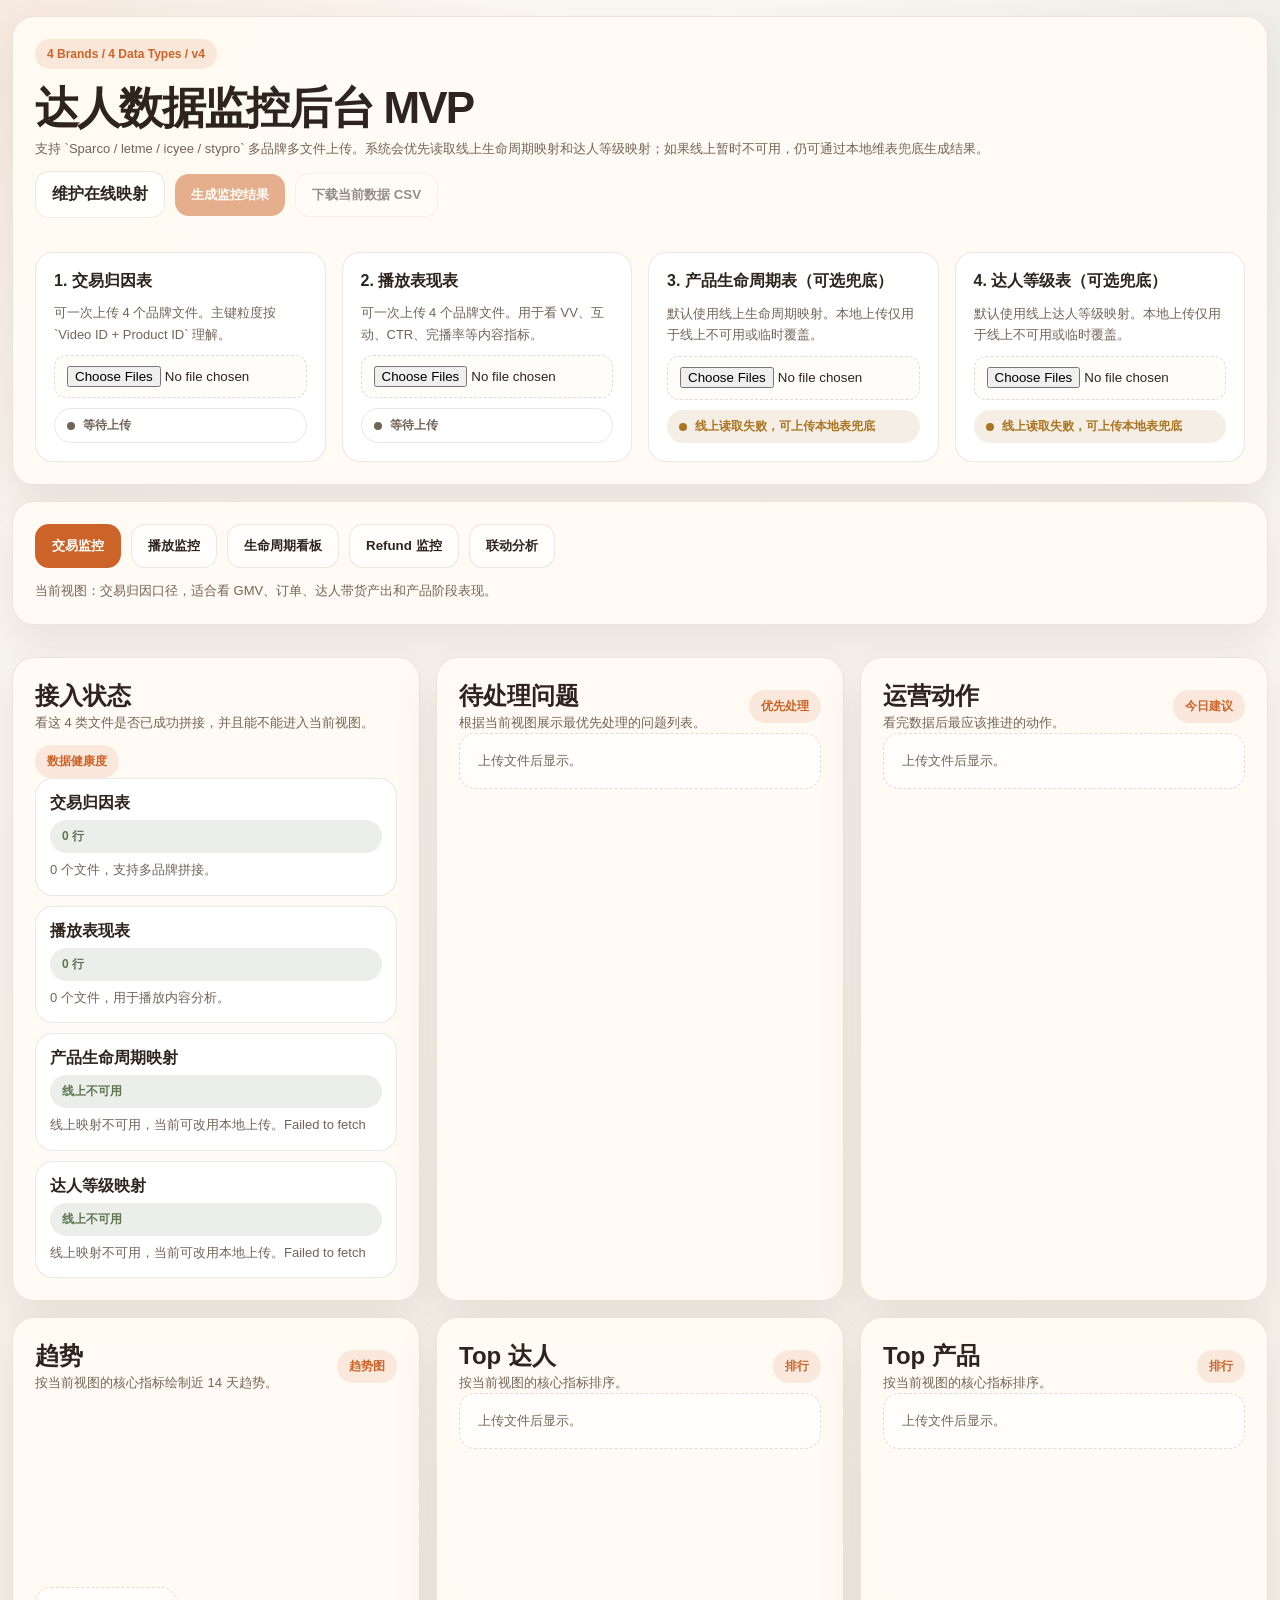
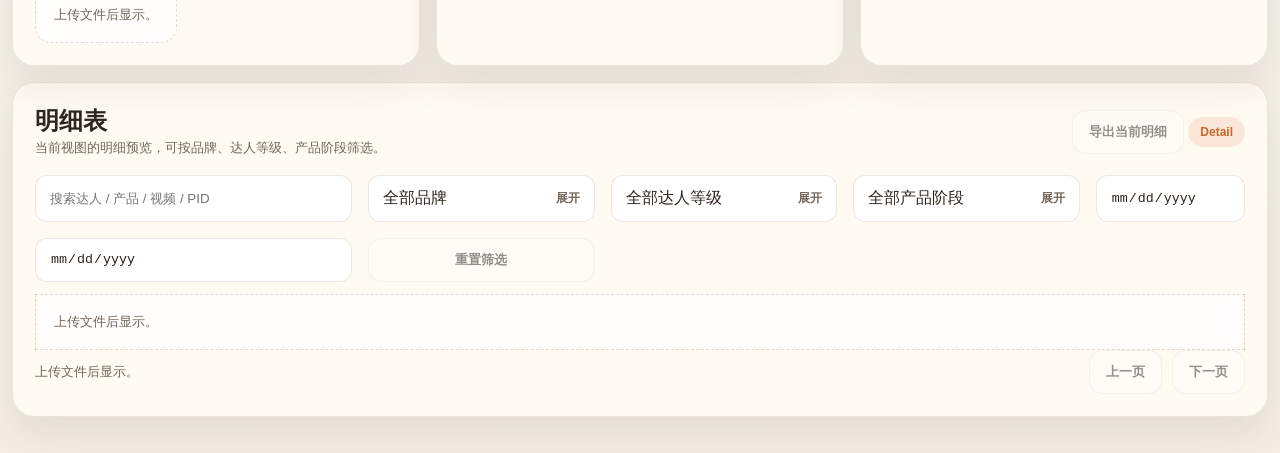
<file: index.html>
<!DOCTYPE html>
<html lang="zh-CN">
<head>
  <meta charset="UTF-8">
  <meta name="viewport" content="width=device-width, initial-scale=1.0">
  <title>达人数据监控后台 MVP</title>
  <script src="https://cdn.sheetjs.com/xlsx-0.20.3/package/dist/xlsx.full.min.js"></script>
  <style>
    :root {
      --bg: #f4eee5;
      --panel: rgba(255, 250, 243, 0.96);
      --line: rgba(91, 68, 46, 0.12);
      --ink: #2d241d;
      --muted: #716558;
      --accent: #cc6429;
      --accent-soft: rgba(204, 100, 41, 0.12);
      --green: #5d7650;
      --green-soft: rgba(93, 118, 80, 0.12);
      --gold: #aa7422;
      --gold-soft: rgba(170, 116, 34, 0.12);
      --shadow: 0 18px 44px rgba(72, 55, 39, 0.1);
      --radius: 22px;
    }

    * { box-sizing: border-box; }

    body {
      margin: 0;
      font-family: "Avenir Next", "PingFang SC", "Microsoft YaHei", sans-serif;
      color: var(--ink);
      background:
        radial-gradient(circle at top left, rgba(204, 100, 41, 0.1), transparent 24%),
        radial-gradient(circle at top right, rgba(93, 118, 80, 0.08), transparent 24%),
        linear-gradient(180deg, #fcf9f4 0%, var(--bg) 100%);
    }

    .shell {
      width: min(1480px, calc(100% - 24px));
      margin: 16px auto 36px;
    }

    .panel {
      background: var(--panel);
      border: 1px solid var(--line);
      border-radius: var(--radius);
      box-shadow: var(--shadow);
    }

    .hero,
    .card,
    .table-panel {
      padding: 22px;
    }

    .hero {
      display: grid;
      gap: 18px;
    }

    .hero-top,
    .panel-header,
    .filters,
    .footer-actions,
    .pagination {
      display: flex;
      justify-content: space-between;
      gap: 12px;
      align-items: center;
      flex-wrap: wrap;
    }

    .eyebrow,
    .tag,
    .pill,
    .status {
      display: inline-flex;
      align-items: center;
      gap: 8px;
      padding: 8px 12px;
      border-radius: 999px;
      font-size: 12px;
      font-weight: 800;
    }

    .eyebrow,
    .tag,
    .pill {
      background: var(--accent-soft);
      color: var(--accent);
    }

    .pill.green,
    .status.ready {
      background: var(--green-soft);
      color: var(--green);
    }

    .pill.warn {
      background: var(--gold-soft);
      color: var(--gold);
    }

    .status.wait {
      background: rgba(255, 255, 255, 0.78);
      color: var(--muted);
      border: 1px solid var(--line);
    }

    .status.warn {
      background: var(--gold-soft);
      color: var(--gold);
    }

    .dot {
      width: 8px;
      height: 8px;
      border-radius: 50%;
      background: currentColor;
    }

    h1, h2, h3, p {
      margin: 0;
    }

    h1 {
      margin-top: 10px;
      font-size: clamp(30px, 4vw, 44px);
      letter-spacing: -0.04em;
    }

    .hero p,
    .panel-header p,
    .mini {
      color: var(--muted);
      line-height: 1.65;
      font-size: 13px;
    }

    .hero-actions,
    .tabs,
    .pagination-actions {
      display: flex;
      gap: 10px;
      flex-wrap: wrap;
      align-items: center;
    }

    button,
    .button-like {
      appearance: none;
      border: 0;
      border-radius: 14px;
      padding: 12px 16px;
      font-weight: 800;
      cursor: pointer;
      background: var(--accent);
      color: white;
    }

    button.secondary,
    .button-like.secondary {
      background: rgba(255, 255, 255, 0.86);
      color: var(--ink);
      border: 1px solid var(--line);
      text-decoration: none;
    }

    .tab-btn {
      background: rgba(255, 255, 255, 0.82);
      color: var(--ink);
      border: 1px solid var(--line);
    }

    .tab-btn.active {
      background: var(--accent);
      color: white;
      border-color: transparent;
    }

    button:disabled {
      opacity: 0.5;
      cursor: not-allowed;
    }

    .upload-grid,
    .stats-grid,
    .split-2,
    .split-3,
    .filter-grid {
      display: grid;
      gap: 16px;
      margin-top: 16px;
    }

    .upload-grid { grid-template-columns: repeat(4, minmax(0, 1fr)); }
    .stats-grid { grid-template-columns: repeat(6, minmax(0, 1fr)); }
    .split-2 { grid-template-columns: 1.15fr 1fr; }
    .split-3 { grid-template-columns: 1fr 1fr 1fr; }
    .filter-grid { grid-template-columns: 1.4fr 1fr 1fr 1fr auto; }

    .upload-card,
    .list-item,
    .rank-item {
      background: white;
      border: 1px solid var(--line);
      border-radius: 18px;
    }

    .upload-card {
      padding: 18px;
      display: grid;
      gap: 10px;
    }

    .upload-card input {
      width: 100%;
      padding: 10px 12px;
      border-radius: 12px;
      border: 1px dashed rgba(91, 68, 46, 0.18);
      background: #fffdfa;
    }

    .stat-card small {
      display: block;
      margin-bottom: 14px;
      color: var(--muted);
      font-size: 12px;
    }

    .stat-card .value {
      font-size: 30px;
      font-weight: 800;
      letter-spacing: -0.04em;
      margin-bottom: 6px;
    }

    .stat-card .note {
      color: var(--muted);
      font-size: 12px;
      line-height: 1.6;
    }

    .list,
    .rank-grid {
      display: grid;
      gap: 10px;
    }

    .list-item {
      padding: 14px;
      display: grid;
      gap: 6px;
    }

    .rank-item {
      padding: 12px;
      display: grid;
      grid-template-columns: 34px 1fr auto;
      gap: 10px;
      align-items: center;
    }

    .rank-item strong {
      display: block;
      word-break: break-word;
      white-space: normal;
    }

    .rank-no {
      width: 30px;
      height: 30px;
      border-radius: 10px;
      display: grid;
      place-items: center;
      background: var(--accent-soft);
      color: var(--accent);
      font-size: 12px;
      font-weight: 800;
    }

    .trend-chart {
      display: flex;
      align-items: end;
      gap: 10px;
      min-height: 250px;
      overflow-x: auto;
      padding-top: 6px;
    }

    .bar-group {
      min-width: 42px;
      display: grid;
      gap: 8px;
      justify-items: center;
    }

    .bar-stack {
      height: 210px;
      display: flex;
      gap: 6px;
      align-items: end;
    }

    .bar {
      width: 14px;
      border-radius: 999px 999px 0 0;
    }

    .bar.primary { background: linear-gradient(180deg, #e1b283, var(--accent)); }
    .bar.secondary { background: linear-gradient(180deg, #97b184, var(--green)); }

    .bar-label {
      color: var(--muted);
      font-size: 11px;
    }

    input[type="search"],
    input[type="date"],
    select,
    .multi-select-summary {
      width: 100%;
      padding: 12px 14px;
      border-radius: 12px;
      border: 1px solid var(--line);
      background: white;
      color: var(--ink);
    }

    .multi-select {
      position: relative;
    }

    .multi-select[open] {
      z-index: 20;
    }

    .multi-select-summary {
      display: flex;
      align-items: center;
      justify-content: space-between;
      cursor: pointer;
      list-style: none;
      min-height: 46px;
    }

    .multi-select-summary::-webkit-details-marker {
      display: none;
    }

    .multi-select-summary::after {
      content: "展开";
      color: var(--muted);
      font-size: 12px;
      font-weight: 700;
    }

    .multi-select[open] .multi-select-summary::after {
      content: "收起";
    }

    .multi-select-panel {
      position: absolute;
      top: calc(100% + 8px);
      left: 0;
      right: 0;
      max-height: 240px;
      overflow: auto;
      padding: 10px;
      border: 1px solid var(--line);
      border-radius: 14px;
      background: white;
      box-shadow: var(--shadow);
    }

    .multi-select-option {
      display: flex;
      align-items: flex-start;
      gap: 10px;
      padding: 8px 6px;
      border-radius: 10px;
      cursor: pointer;
    }

    .multi-select-option:hover {
      background: rgba(204, 100, 41, 0.06);
    }

    .multi-select-option input {
      margin-top: 2px;
    }

    .table-wrap {
      overflow: auto;
      max-height: 520px;
      margin-top: 12px;
    }

    table {
      width: 100%;
      border-collapse: collapse;
      font-size: 13px;
    }

    th,
    td {
      text-align: left;
      padding: 12px 10px;
      border-bottom: 1px solid rgba(91, 68, 46, 0.08);
      vertical-align: top;
    }

    th {
      color: var(--muted);
      font-size: 11px;
      letter-spacing: 0.06em;
      text-transform: uppercase;
    }

    .cell-details {
      min-width: 240px;
      max-width: 360px;
    }

    .cell-details summary {
      cursor: pointer;
      list-style: none;
      color: var(--ink);
      font-weight: 700;
    }

    .cell-details summary::-webkit-details-marker {
      display: none;
    }

    .cell-details summary::after {
      content: "展开";
      display: inline-flex;
      margin-left: 8px;
      padding: 2px 8px;
      border-radius: 999px;
      background: var(--accent-soft);
      color: var(--accent);
      font-size: 11px;
      font-weight: 800;
      vertical-align: middle;
    }

    .cell-details[open] summary::after {
      content: "收起";
    }

    .cell-details .full-text {
      margin-top: 8px;
      color: var(--muted);
      line-height: 1.6;
      white-space: normal;
      word-break: break-word;
    }

    .detail-list {
      display: grid;
      gap: 8px;
      margin-top: 8px;
    }

    .detail-row {
      padding: 10px 12px;
      border-radius: 12px;
      background: rgba(255, 255, 255, 0.78);
      border: 1px solid rgba(91, 68, 46, 0.08);
    }

    .detail-row strong {
      display: block;
      margin-bottom: 4px;
    }

    .sub-metric {
      color: var(--muted);
      font-size: 12px;
      line-height: 1.6;
    }

    .empty {
      padding: 18px;
      border-radius: 16px;
      border: 1px dashed rgba(91, 68, 46, 0.18);
      background: rgba(255, 255, 255, 0.74);
      color: var(--muted);
      font-size: 13px;
    }

    .hidden { display: none; }

    @media (max-width: 1200px) {
      .upload-grid,
      .stats-grid,
      .split-2,
      .split-3,
      .filter-grid {
        grid-template-columns: 1fr 1fr;
      }
    }

    @media (max-width: 720px) {
      .shell { width: min(100% - 14px, 100%); }
      .upload-grid,
      .stats-grid,
      .split-2,
      .split-3,
      .filter-grid {
        grid-template-columns: 1fr;
      }
      .hero,
      .card,
      .table-panel {
        padding: 16px;
      }
      .table-wrap { max-height: 360px; }
    }
  </style>
</head>
<body>
  <div class="shell">
    <section class="panel hero">
      <div class="hero-top">
        <div>
          <div class="eyebrow">4 Brands / 4 Data Types / v4</div>
          <h1>达人数据监控后台 MVP</h1>
          <p>支持 `Sparco / letme / icyee / stypro` 多品牌多文件上传。系统会优先读取线上生命周期映射和达人等级映射；如果线上暂时不可用，仍可通过本地维表兜底生成结果。</p>
        </div>
        <div class="hero-actions">
          <a class="button-like secondary" href="./mapping_admin.html" target="_blank" rel="noreferrer">维护在线映射</a>
          <button id="processBtn" disabled>生成监控结果</button>
          <button id="downloadBtn" class="secondary" disabled>下载当前数据 CSV</button>
        </div>
      </div>

      <div class="upload-grid">
        <div class="upload-card">
          <strong>1. 交易归因表</strong>
          <div class="mini">可一次上传 4 个品牌文件。主键粒度按 `Video ID + Product ID` 理解。</div>
          <input id="transactionFiles" type="file" accept=".xlsx,.xls" multiple>
          <div class="status wait" id="transactionStatus"><span class="dot"></span>等待上传</div>
        </div>
        <div class="upload-card">
          <strong>2. 播放表现表</strong>
          <div class="mini">可一次上传 4 个品牌文件。用于看 VV、互动、CTR、完播率等内容指标。</div>
          <input id="performanceFiles" type="file" accept=".xlsx,.xls" multiple>
          <div class="status wait" id="performanceStatus"><span class="dot"></span>等待上传</div>
        </div>
        <div class="upload-card">
          <strong>3. 产品生命周期表（可选兜底）</strong>
          <div class="mini">默认使用线上生命周期映射。本地上传仅用于线上不可用或临时覆盖。</div>
          <input id="lifecycleFiles" type="file" accept=".xlsx,.xls" multiple>
          <div class="status wait" id="lifecycleStatus"><span class="dot"></span>正在读取线上映射</div>
        </div>
        <div class="upload-card">
          <strong>4. 达人等级表（可选兜底）</strong>
          <div class="mini">默认使用线上达人等级映射。本地上传仅用于线上不可用或临时覆盖。</div>
          <input id="creatorFiles" type="file" accept=".xlsx,.xls" multiple>
          <div class="status wait" id="creatorStatus"><span class="dot"></span>正在读取线上映射</div>
        </div>
      </div>
    </section>

    <section class="panel card" style="margin-top:16px;">
      <div class="tabs">
        <button class="tab-btn active" data-view="transaction">交易监控</button>
        <button class="tab-btn" data-view="performance">播放监控</button>
        <button class="tab-btn" data-view="lifecycle">生命周期看板</button>
        <button class="tab-btn" data-view="refund">Refund 监控</button>
        <button class="tab-btn" data-view="linkage">联动分析</button>
      </div>
      <div class="mini" id="viewHint" style="margin-top:12px;">当前视图：交易归因口径，适合看 GMV、订单、达人带货产出和产品阶段表现。</div>
    </section>

    <section class="stats-grid" id="statsSection"></section>

    <section class="split-3">
      <div class="panel card">
        <div class="panel-header">
          <div>
            <h2>接入状态</h2>
            <p>看这 4 类文件是否已成功拼接，并且能不能进入当前视图。</p>
          </div>
          <div class="tag">数据健康度</div>
        </div>
        <div class="list" id="healthList">
          <div class="empty">上传文件后显示。</div>
        </div>
      </div>

      <div class="panel card">
        <div class="panel-header">
          <div>
            <h2 id="issueTitle">待处理问题</h2>
            <p id="issueDesc">根据当前视图展示最优先处理的问题列表。</p>
          </div>
          <div class="tag">优先处理</div>
        </div>
        <div class="list" id="issueList">
          <div class="empty">上传文件后显示。</div>
        </div>
      </div>

      <div class="panel card">
        <div class="panel-header">
          <div>
            <h2>运营动作</h2>
            <p>看完数据后最应该推进的动作。</p>
          </div>
          <div class="tag">今日建议</div>
        </div>
        <div class="list" id="actionList">
          <div class="empty">上传文件后显示。</div>
        </div>
      </div>
    </section>

    <section class="split-3">
      <div class="panel card">
        <div class="panel-header">
          <div>
            <h2>趋势</h2>
            <p id="trendDesc">按当前视图的核心指标绘制近 14 天趋势。</p>
          </div>
          <div class="tag" id="trendTag">趋势图</div>
        </div>
        <div class="trend-chart" id="trendChart">
          <div class="empty">上传文件后显示。</div>
        </div>
      </div>

      <div class="panel card">
        <div class="panel-header">
          <div>
            <h2 id="rankLeftTitle">Top 达人</h2>
            <p id="rankLeftDesc">按当前视图的核心指标排序。</p>
          </div>
          <div class="tag">排行</div>
        </div>
        <div class="rank-grid" id="rankLeftList">
          <div class="empty">上传文件后显示。</div>
        </div>
      </div>

      <div class="panel card">
        <div class="panel-header">
          <div>
            <h2 id="rankRightTitle">Top 产品</h2>
            <p id="rankRightDesc">按当前视图的核心指标排序。</p>
          </div>
          <div class="tag">排行</div>
        </div>
        <div class="rank-grid" id="rankRightList">
          <div class="empty">上传文件后显示。</div>
        </div>
      </div>
    </section>

    <section class="panel table-panel" style="margin-top:16px;">
      <div class="panel-header">
        <div>
          <h2 id="tableTitle">明细表</h2>
          <p id="tableDesc">当前视图的明细预览，可按品牌、达人等级、产品阶段筛选。</p>
        </div>
        <div class="section-actions">
          <button id="tableDownloadBtn" class="secondary" disabled>导出当前明细</button>
          <div class="tag" id="tableTag">Detail</div>
        </div>
      </div>

      <div class="filter-grid">
        <input id="searchInput" type="search" placeholder="搜索达人 / 产品 / 视频 / PID" disabled>
        <details id="brandFilter" class="multi-select">
          <summary id="brandFilterSummary" class="multi-select-summary">全部品牌</summary>
          <div id="brandFilterOptions" class="multi-select-panel"></div>
        </details>
        <details id="levelFilter" class="multi-select">
          <summary id="levelFilterSummary" class="multi-select-summary">全部达人等级</summary>
          <div id="levelFilterOptions" class="multi-select-panel"></div>
        </details>
        <details id="periodFilter" class="multi-select">
          <summary id="periodFilterSummary" class="multi-select-summary">全部产品阶段</summary>
          <div id="periodFilterOptions" class="multi-select-panel"></div>
        </details>
        <input id="startDateFilter" type="date" disabled>
        <input id="endDateFilter" type="date" disabled>
        <button id="resetBtn" class="secondary" disabled>重置筛选</button>
      </div>

      <div class="table-wrap">
        <table>
          <thead id="tableHead"></thead>
          <tbody id="detailTable">
            <tr><td class="empty">上传文件后显示。</td></tr>
          </tbody>
        </table>
      </div>

      <div class="pagination">
        <div class="mini" id="pageInfo">上传文件后显示。</div>
        <div class="pagination-actions">
          <button id="prevPageBtn" class="secondary" disabled>上一页</button>
          <button id="nextPageBtn" class="secondary" disabled>下一页</button>
        </div>
      </div>
    </section>
  </div>

  <script>
    const BRANDS = ["sparco", "letme", "icyee", "stypro"];
    const DEFAULT_CREATOR_LEVEL = "L4";
    const BRAND_RULES = [
      { code: "SPARCO", tokens: ["spar.co", "sparco", "spar co"] },
      { code: "LETME", tokens: ["let me", "letme"] },
      { code: "ICYEE", tokens: ["icyee", "ic yee"] },
      { code: "STYPRO", tokens: ["stypro"] }
    ];
    const VIEW_HINTS = {
      transaction: "当前视图：交易归因口径，适合看 GMV、订单、达人带货产出和产品阶段表现。",
      performance: "当前视图：播放内容口径，适合看 VV、互动、CTR、完播率和达人内容效率。",
      lifecycle: "当前视图：生命周期看板，适合看同一生命周期下不同达人层级的覆盖、视频产出、交易和播放汇总。",
      refund: "当前视图：Refund 监控，适合看达人和视频两个层级的退款金额、退款件数、退货率。",
      linkage: "当前视图：播放-交易联动口径，适合看高播放低转化、低播放高转化以及视频联动效果。"
    };
    const PUBLIC_READ_SYNC_SETTINGS = {
      supabaseUrl: "https://sbznfjnsirajqkkcwayj.supabase.co",
      anonKey: "sb_publishable_tM67K7Mi1qDUkemhgzDuGg_dsdwitBT",
      workspaceId: "creator-dashboard-prod"
    };

    const state = {
      currentView: "transaction",
      currentPage: 1,
      pageSize: 50,
      notices: [],
      files: {
        transaction: [],
        performance: [],
        lifecycle: [],
        creator: []
      },
      raw: {
        transactionRows: [],
        performanceRows: [],
        lifecycleRows: [],
        creatorRows: []
      },
      remote: {
        lifecycleRows: [],
        creatorRows: [],
        status: {
          lifecycle: "idle",
          creator: "idle"
        },
        errors: {
          lifecycle: "",
          creator: ""
        },
        lastLoadedAt: ""
      },
      merged: {
        transactionRows: [],
        performanceRows: [],
        lifecycleRows: [],
        refundRows: [],
        linkageRows: []
      },
      filteredRows: [],
      summary: null,
      refundSourceRows: [],
      sourceInfo: {
        lifecycle: "未初始化",
        creator: "未初始化"
      }
    };

    const refs = {
      transactionFiles: document.getElementById("transactionFiles"),
      performanceFiles: document.getElementById("performanceFiles"),
      lifecycleFiles: document.getElementById("lifecycleFiles"),
      creatorFiles: document.getElementById("creatorFiles"),
      transactionStatus: document.getElementById("transactionStatus"),
      performanceStatus: document.getElementById("performanceStatus"),
      lifecycleStatus: document.getElementById("lifecycleStatus"),
      creatorStatus: document.getElementById("creatorStatus"),
      processBtn: document.getElementById("processBtn"),
      downloadBtn: document.getElementById("downloadBtn"),
      statsSection: document.getElementById("statsSection"),
      healthList: document.getElementById("healthList"),
      issueTitle: document.getElementById("issueTitle"),
      issueDesc: document.getElementById("issueDesc"),
      issueList: document.getElementById("issueList"),
      actionList: document.getElementById("actionList"),
      trendDesc: document.getElementById("trendDesc"),
      trendTag: document.getElementById("trendTag"),
      trendChart: document.getElementById("trendChart"),
      rankLeftTitle: document.getElementById("rankLeftTitle"),
      rankLeftDesc: document.getElementById("rankLeftDesc"),
      rankLeftList: document.getElementById("rankLeftList"),
      rankRightTitle: document.getElementById("rankRightTitle"),
      rankRightDesc: document.getElementById("rankRightDesc"),
      rankRightList: document.getElementById("rankRightList"),
      tableTitle: document.getElementById("tableTitle"),
      tableDesc: document.getElementById("tableDesc"),
      tableTag: document.getElementById("tableTag"),
      tableDownloadBtn: document.getElementById("tableDownloadBtn"),
      tableHead: document.getElementById("tableHead"),
      detailTable: document.getElementById("detailTable"),
      pageInfo: document.getElementById("pageInfo"),
      prevPageBtn: document.getElementById("prevPageBtn"),
      nextPageBtn: document.getElementById("nextPageBtn"),
      searchInput: document.getElementById("searchInput"),
      brandFilter: document.getElementById("brandFilter"),
      brandFilterSummary: document.getElementById("brandFilterSummary"),
      brandFilterOptions: document.getElementById("brandFilterOptions"),
      levelFilter: document.getElementById("levelFilter"),
      levelFilterSummary: document.getElementById("levelFilterSummary"),
      levelFilterOptions: document.getElementById("levelFilterOptions"),
      periodFilter: document.getElementById("periodFilter"),
      periodFilterSummary: document.getElementById("periodFilterSummary"),
      periodFilterOptions: document.getElementById("periodFilterOptions"),
      startDateFilter: document.getElementById("startDateFilter"),
      endDateFilter: document.getElementById("endDateFilter"),
      resetBtn: document.getElementById("resetBtn"),
      viewHint: document.getElementById("viewHint"),
      tabButtons: [...document.querySelectorAll(".tab-btn")]
    };

    const formatInt = (value) => new Intl.NumberFormat("zh-CN").format(Number(value || 0));
    const formatRp = (value) => `Rp ${formatInt(Math.round(Number(value || 0)))}`;
    const formatPct = (value) => `${Number(value || 0).toFixed(2)}%`;
    const short = (text, limit = 56) => {
      const value = String(text || "");
      return value.length > limit ? `${value.slice(0, limit)}...` : value;
    };
    const escapeHtml = (value) => String(value ?? "")
      .replace(/&/g, "&amp;")
      .replace(/</g, "&lt;")
      .replace(/>/g, "&gt;")
      .replace(/\"/g, "&quot;")
      .replace(/'/g, "&#39;");

    function normalizeText(value) {
      return String(value ?? "")
        .trim()
        .toLowerCase()
        .replace(/\n/g, " ")
        .replace(/\s+/g, " ");
    }

    function normalizeHeader(value) {
      return normalizeText(value).replace(/[_-]+/g, " ");
    }

    function detectBrand(name) {
      const lower = normalizeText(name);
      const hit = BRANDS.find((brand) => lower.includes(brand));
      return hit ? hit.toUpperCase() : "UNKNOWN";
    }

    function detectBrandFromText(text) {
      const lower = normalizeText(text);
      for (const rule of BRAND_RULES) {
        if (rule.tokens.some((token) => lower.includes(token))) return rule.code;
      }
      return "UNKNOWN";
    }

    function resolveBrand(...values) {
      for (const value of values) {
        const textHit = detectBrandFromText(value);
        if (textHit !== "UNKNOWN") return textHit;
        const fileHit = detectBrand(value);
        if (fileHit !== "UNKNOWN") return fileHit;
      }
      return "UNKNOWN";
    }

    function buildSupabaseHeaders(extra = {}) {
      return {
        apikey: PUBLIC_READ_SYNC_SETTINGS.anonKey,
        Authorization: `Bearer ${PUBLIC_READ_SYNC_SETTINGS.anonKey}`,
        ...extra
      };
    }

    async function supabaseRequest(path, options = {}) {
      const { headers = {}, ...rest } = options;
      const response = await fetch(`${PUBLIC_READ_SYNC_SETTINGS.supabaseUrl}/rest/v1${path}`, {
        ...rest,
        headers: buildSupabaseHeaders(headers)
      });
      if (!response.ok) {
        const text = await response.text();
        throw new Error(text || `Supabase ${response.status}`);
      }
      if (response.status === 204) return null;
      return response.json();
    }

    async function fetchAllSupabaseRows(table, select) {
      const workspace = encodeURIComponent(PUBLIC_READ_SYNC_SETTINGS.workspaceId);
      const limit = 1000;
      const rows = [];
      let offset = 0;
      while (true) {
        const batch = await supabaseRequest(
          `/${table}?workspace_id=eq.${workspace}&select=${encodeURIComponent(select)}&limit=${limit}&offset=${offset}`
        );
        if (!Array.isArray(batch) || !batch.length) break;
        rows.push(...batch);
        if (batch.length < limit) break;
        offset += limit;
      }
      return rows;
    }

    function normalizeRemoteLifecycleRow(row) {
      const pid = String(row.pid || "").trim();
      if (!/^\d{10,}$/.test(pid)) return null;
      const productNameRaw = String(row.product_name || "").trim();
      const productNameCn = String(row.product_name_cn || "").trim();
      return {
        brand: resolveBrand(row.brand, productNameRaw, productNameCn),
        pid,
        product_period: String(row.product_period || "").trim(),
        product_name_cn: productNameCn,
        product_name_raw: productNameRaw
      };
    }

    function normalizeRemoteCreatorRow(row) {
      const creator = String(row.creator_name || "").trim();
      if (!creator) return null;
      return {
        brand: resolveBrand(row.brand),
        creator_name: creator,
        creator_level: String(row.creator_level || DEFAULT_CREATOR_LEVEL).trim() || DEFAULT_CREATOR_LEVEL
      };
    }

    async function refreshRemoteMappings({ silent = false } = {}) {
      const results = await Promise.allSettled([
        fetchAllSupabaseRows("product_lifecycle_map", "pid,brand,product_period,product_name,product_name_cn,updated_at"),
        fetchAllSupabaseRows("creator_level_map", "brand,creator_name,creator_level,updated_at")
      ]);

      const [lifecycleResult, creatorResult] = results;
      if (lifecycleResult.status === "fulfilled") {
        state.remote.lifecycleRows = lifecycleResult.value.map(normalizeRemoteLifecycleRow).filter(Boolean);
        state.remote.status.lifecycle = state.remote.lifecycleRows.length ? "ready" : "empty";
        state.remote.errors.lifecycle = "";
        state.sourceInfo.lifecycle = state.remote.lifecycleRows.length ? `线上映射 ${formatInt(state.remote.lifecycleRows.length)} 条` : "线上为空";
      } else {
        state.remote.lifecycleRows = [];
        state.remote.status.lifecycle = "error";
        state.remote.errors.lifecycle = String(lifecycleResult.reason?.message || lifecycleResult.reason || "线上生命周期映射读取失败");
        state.sourceInfo.lifecycle = state.raw.lifecycleRows.length ? `本地上传 ${formatInt(state.raw.lifecycleRows.length)} 条` : "线上不可用";
      }

      if (creatorResult.status === "fulfilled") {
        state.remote.creatorRows = creatorResult.value.map(normalizeRemoteCreatorRow).filter(Boolean);
        state.remote.status.creator = state.remote.creatorRows.length ? "ready" : "empty";
        state.remote.errors.creator = "";
        state.sourceInfo.creator = state.remote.creatorRows.length ? `线上映射 ${formatInt(state.remote.creatorRows.length)} 条` : "线上为空";
      } else {
        state.remote.creatorRows = [];
        state.remote.status.creator = "error";
        state.remote.errors.creator = String(creatorResult.reason?.message || creatorResult.reason || "线上达人等级映射读取失败");
        state.sourceInfo.creator = state.raw.creatorRows.length ? `本地上传 ${formatInt(state.raw.creatorRows.length)} 条` : "线上不可用";
      }

      state.remote.lastLoadedAt = new Date().toLocaleString("zh-CN", { hour12: false });
      updateMappingUploadStatuses();
      if (!silent) {
        renderHealth();
      }
      updateProcessState();
    }

    function setStatus(node, type, text) {
      node.className = `status ${type}`;
      node.innerHTML = `<span class="dot"></span>${text}`;
    }

    function updateMappingUploadStatuses() {
      if (state.files.lifecycle.length) {
        setStatus(refs.lifecycleStatus, "ready", `本地产品表已缓存 ${state.files.lifecycle.length} 个文件`);
      } else if (state.remote.lifecycleRows.length) {
        setStatus(refs.lifecycleStatus, "ready", `线上映射已就绪 ${formatInt(state.remote.lifecycleRows.length)} 条`);
      } else if (state.remote.status.lifecycle === "empty") {
        setStatus(refs.lifecycleStatus, "warn", "线上映射为空，可上传本地表兜底");
      } else if (state.remote.status.lifecycle === "error") {
        setStatus(refs.lifecycleStatus, "warn", "线上读取失败，可上传本地表兜底");
      } else {
        setStatus(refs.lifecycleStatus, "wait", "正在读取线上映射");
      }

      if (state.files.creator.length) {
        setStatus(refs.creatorStatus, "ready", `本地达人表已缓存 ${state.files.creator.length} 个文件`);
      } else if (state.remote.creatorRows.length) {
        setStatus(refs.creatorStatus, "ready", `线上映射已就绪 ${formatInt(state.remote.creatorRows.length)} 条`);
      } else if (state.remote.status.creator === "empty") {
        setStatus(refs.creatorStatus, "warn", "线上映射为空，可上传本地表兜底");
      } else if (state.remote.status.creator === "error") {
        setStatus(refs.creatorStatus, "warn", "线上读取失败，可上传本地表兜底");
      } else {
        setStatus(refs.creatorStatus, "wait", "正在读取线上映射");
      }
    }

    function safeNumber(value) {
      if (value === null || value === undefined) return 0;
      if (typeof value === "number") return Number.isFinite(value) ? value : 0;
      const text = String(value).trim();
      if (!text) return 0;
      const cleaned = text
        .replace(/rp/ig, "")
        .replace(/,/g, "")
        .replace(/\.(?=\d{3}(\D|$))/g, "")
        .replace(/%/g, "")
        .replace(/[^\d.-]/g, "");
      const parsed = Number(cleaned);
      return Number.isFinite(parsed) ? parsed : 0;
    }

    function excelSerialToDateLabel(value) {
      const dateValue = parseDateValue(value);
      return dateValue ? dateValue.slice(5) : "";
    }

    function excelSerialToDateValue(value) {
      const serial = safeNumber(value);
      if (!serial) return "";
      const utcDays = Math.floor(serial - 25569);
      const utcValue = utcDays * 86400;
      const date = new Date(utcValue * 1000);
      if (Number.isNaN(date.getTime())) return "";
      return `${date.getUTCFullYear()}-${String(date.getUTCMonth() + 1).padStart(2, "0")}-${String(date.getUTCDate()).padStart(2, "0")}`;
    }

    function parseDateValue(value) {
      if (typeof value === "number") return excelSerialToDateValue(value);
      const text = String(value || "").trim();
      if (!text) return "";

      let match = text.match(/(\d{4})[\/-](\d{1,2})[\/-](\d{1,2})/);
      if (match) {
        return `${match[1]}-${String(match[2]).padStart(2, "0")}-${String(match[3]).padStart(2, "0")}`;
      }

      match = text.match(/(\d{1,2})[\/-](\d{1,2})[\/-](\d{4})/);
      if (match) {
        return `${match[3]}-${String(match[1]).padStart(2, "0")}-${String(match[2]).padStart(2, "0")}`;
      }

      return "";
    }

    function parseDateLabel(value) {
      if (typeof value === "number") return excelSerialToDateLabel(value);
      const dateValue = parseDateValue(value);
      return dateValue ? dateValue.slice(5) : "";
    }

    function parsePidFromProducts(text) {
      const match = String(text || "").match(/\((\d{10,})\)\s*$/);
      return match ? match[1] : "";
    }

    function stripPidFromProducts(text) {
      return String(text || "").replace(/\((\d{10,})\)\s*$/, "").trim();
    }

    async function readWorkbookArrays(file) {
      try {
        const buffer = file?.buffer instanceof ArrayBuffer ? file.buffer : await file.arrayBuffer();
        const workbook = XLSX.read(buffer, { type: "array" });
        const sheet = workbook.Sheets[workbook.SheetNames[0]];
        return XLSX.utils.sheet_to_json(sheet, { header: 1, defval: "" });
      } catch (error) {
        const fileName = file?.name || "未命名文件";
        throw new Error(`文件「${fileName}」读取失败。通常是浏览器在上传后失去了对原始文件的访问权限。请重新选择该文件后再试；如果文件来自 iCloud 或下载目录，请先确认文件已完整保存在本地。`);
      }
    }

    async function materializeFiles(fileList) {
      const items = [];
      const failures = [];
      for (const file of [...fileList]) {
        try {
          items.push({
            name: file.name,
            size: file.size,
            lastModified: file.lastModified,
            buffer: await file.arrayBuffer()
          });
        } catch (error) {
          failures.push({ name: file.name, error });
        }
      }
      return { items, failures };
    }

    function findHeaderRow(matrix, requiredHeaders) {
      const normalizedRequired = requiredHeaders.map(normalizeHeader);
      for (let i = 0; i < Math.min(matrix.length, 12); i += 1) {
        const row = matrix[i].map(normalizeHeader);
        if (normalizedRequired.every((header) => row.includes(header))) return i;
      }
      return -1;
    }

    function rowsFromMatrix(matrix, headerRowIndex) {
      const headers = matrix[headerRowIndex] || [];
      const rows = [];
      for (let i = headerRowIndex + 1; i < matrix.length; i += 1) {
        const source = matrix[i];
        if (!source || !source.some((cell) => String(cell || "").trim())) continue;
        const row = {};
        headers.forEach((header, index) => {
          if (String(header || "").trim()) row[header] = source[index] ?? "";
        });
        if (Object.keys(row).length) rows.push(row);
      }
      return rows;
    }

    function extractRowsWithDetectedHeader(matrix, requiredHeaders) {
      const headerRowIndex = findHeaderRow(matrix, requiredHeaders);
      if (headerRowIndex < 0) return [];
      return rowsFromMatrix(matrix, headerRowIndex);
    }

    function detectMatrixType(matrix) {
      if (findHeaderRow(matrix, ["Video ID", "Creator name", "Product ID"]) >= 0) return "transaction";
      if (findHeaderRow(matrix, ["Creator name", "Video ID", "VV"]) >= 0) return "performance";
      if (findHeaderRow(matrix, ["PID"]) >= 0) return "lifecycle";
      if (findHeaderRow(matrix, ["level", "sparco"]) >= 0) return "creator";
      return "unknown";
    }

    function typeLabel(type) {
      return {
        transaction: "交易归因表",
        performance: "播放表现表",
        lifecycle: "产品生命周期表",
        creator: "达人等级表",
        unknown: "未知类型文件"
      }[type] || "未知类型文件";
    }

    function findKey(sample, acceptedHeaders) {
      const mapping = new Map();
      Object.keys(sample || {}).forEach((key) => mapping.set(normalizeHeader(key), key));
      for (const header of acceptedHeaders) {
        const hit = mapping.get(normalizeHeader(header));
        if (hit) return hit;
      }
      return "";
    }

    function mapTransactionColumns(sample) {
      return {
        creator: findKey(sample, ["Creator name"]),
        videoId: findKey(sample, ["Video ID"]),
        videoLink: findKey(sample, ["Video link", "Video Link"]),
        time: findKey(sample, ["Post date"]),
        productId: findKey(sample, ["Product ID", "PID"]),
        productName: findKey(sample, ["Product name"]),
        gmv: findKey(sample, [
          "Affiliate video-attributed GMV",
          "Creator video-attributed GMV",
          "Video-attributed GMV",
          "Shoppable video attributed GMV (Rp)",
          "Shoppable video attributed GMV"
        ]),
        orders: findKey(sample, ["Video-attributed orders"]),
        itemsSold: findKey(sample, ["Video-attributed items sold"]),
        refunds: findKey(sample, ["Refunds"]),
        itemsRefunded: findKey(sample, ["Items refunded"])
      };
    }

    function mapPerformanceColumns(sample) {
      return {
        creator: findKey(sample, ["Creator name"]),
        videoId: findKey(sample, ["Video ID"]),
        time: findKey(sample, ["Time"]),
        products: findKey(sample, ["Products"]),
        vv: findKey(sample, ["VV"]),
        likes: findKey(sample, ["Likes"]),
        comments: findKey(sample, ["Comments"]),
        shares: findKey(sample, ["Shares"]),
        impressions: findKey(sample, ["Product Impressions"]),
        clicks: findKey(sample, ["Product Clicks"]),
        orders: findKey(sample, ["Orders"]),
        gmv: findKey(sample, ["Shoppable video attributed GMV (Rp)", "Shoppable video attributed GMV"]),
        ctr: findKey(sample, ["Click-through rate (Video)"]),
        finishRate: findKey(sample, ["Video Finish Rate"]),
        diagnosis: findKey(sample, ["Diagnosis"])
      };
    }

    function mapLifecycleColumns(sample) {
      return {
        pid: findKey(sample, ["PID", "Product ID"]),
        period: findKey(sample, ["product period", "产品阶段", "period"]),
        productNameCn: findKey(sample, ["产品名", "product name_cn", "product name cn"]),
        productNameRaw: findKey(sample, ["product name", "product name_raw", "product name raw"])
      };
    }

    function mapCreatorColumns(sample) {
      return {
        creator: findKey(sample, ["creator name", "sparco"]),
        level: findKey(sample, ["creator level", "level", "达人等级"]),
        brand: findKey(sample, ["brand", "品牌"])
      };
    }

    function enableControls() {
      [
        refs.downloadBtn,
        refs.tableDownloadBtn,
        refs.searchInput,
        refs.brandFilter,
        refs.levelFilter,
        refs.periodFilter,
        refs.startDateFilter,
        refs.endDateFilter,
        refs.resetBtn,
        refs.prevPageBtn,
        refs.nextPageBtn
      ].forEach((node) => { node.disabled = false; });
    }

    async function loadTransactionFiles() {
      const allRows = [];
      for (const file of state.files.transaction) {
        const matrix = await readWorkbookArrays(file);
        const detectedType = detectMatrixType(matrix);
        if (detectedType !== "transaction") {
          if (detectedType !== "unknown") {
            state.notices.push(`文件「${file.name}」上传在交易归因区域，但识别为${typeLabel(detectedType)}，已自动跳过。`);
            continue;
          }
        }
        const rows = extractRowsWithDetectedHeader(matrix, ["Video ID", "Creator name", "Product ID"]);
        if (!rows.length) {
          throw new Error(`交易归因文件「${file.name}」未识别到有效表头，期望字段包含：Creator name、Video ID、Product ID`);
        }
        const columns = mapTransactionColumns(rows[0] || {});
        const missing = [
          ["Creator name", columns.creator],
          ["Video ID", columns.videoId],
          ["Product ID", columns.productId],
          ["GMV", columns.gmv]
        ].filter(([, value]) => !value).map(([label]) => label);
        if (missing.length) {
          throw new Error(`交易归因文件「${file.name}」缺少必需字段：${missing.join("、")}`);
        }
        rows.forEach((row) => {
          if (!String(row[columns.videoId] || "").trim()) return;
          const productNameRaw = String(row[columns.productName] || "").trim();
          allRows.push({
            brand: resolveBrand(productNameRaw, file.name),
            creator_name: String(row[columns.creator] || "").trim(),
            video_id: String(row[columns.videoId] || "").trim(),
            video_link: String(row[columns.videoLink] || "").trim(),
            date_value: parseDateValue(row[columns.time]),
            date_label: parseDateLabel(row[columns.time]),
            product_id: String(row[columns.productId] || "").trim(),
            product_name_raw: productNameRaw,
            gmv: safeNumber(row[columns.gmv]),
            orders: safeNumber(row[columns.orders]),
            items_sold: safeNumber(row[columns.itemsSold]),
            refunds: safeNumber(row[columns.refunds]),
            items_refunded: safeNumber(row[columns.itemsRefunded])
          });
        });
      }
      state.raw.transactionRows = allRows;
    }

    async function loadPerformanceFiles() {
      const allRows = [];
      for (const file of state.files.performance) {
        const matrix = await readWorkbookArrays(file);
        const detectedType = detectMatrixType(matrix);
        if (detectedType !== "performance") {
          if (detectedType !== "unknown") {
            state.notices.push(`文件「${file.name}」上传在播放表现区域，但识别为${typeLabel(detectedType)}，已自动跳过。`);
            continue;
          }
        }
        const rows = extractRowsWithDetectedHeader(matrix, ["Creator name", "Video ID", "VV"]);
        if (!rows.length) {
          throw new Error(`播放表现文件「${file.name}」未识别到有效表头，期望字段包含：Creator name、Video ID、VV`);
        }
        const columns = mapPerformanceColumns(rows[0] || {});
        const missing = [
          ["Creator name", columns.creator],
          ["Video ID", columns.videoId],
          ["VV", columns.vv]
        ].filter(([, value]) => !value).map(([label]) => label);
        if (missing.length) {
          throw new Error(`播放表现文件「${file.name}」缺少必需字段：${missing.join("、")}`);
        }
        rows.forEach((row) => {
          if (!String(row[columns.videoId] || "").trim()) return;
          const productsCell = String(row[columns.products] || "").trim();
          allRows.push({
            brand: resolveBrand(productsCell, file.name),
            creator_name: String(row[columns.creator] || "").trim(),
            video_id: String(row[columns.videoId] || "").trim(),
            date_value: parseDateValue(row[columns.time]),
            date_label: parseDateLabel(row[columns.time]),
            products_text: productsCell,
            product_id: parsePidFromProducts(productsCell),
            vv: safeNumber(row[columns.vv]),
            likes: safeNumber(row[columns.likes]),
            comments: safeNumber(row[columns.comments]),
            shares: safeNumber(row[columns.shares]),
            impressions: safeNumber(row[columns.impressions]),
            clicks: safeNumber(row[columns.clicks]),
            orders: safeNumber(row[columns.orders]),
            gmv: safeNumber(row[columns.gmv]),
            ctr: safeNumber(row[columns.ctr]),
            finish_rate: safeNumber(row[columns.finishRate]),
            diagnosis: String(row[columns.diagnosis] || "").trim()
          });
        });
      }
      state.raw.performanceRows = allRows;
    }

    async function loadLifecycleFiles() {
      const allRows = [];
      for (const file of state.files.lifecycle) {
        const matrix = await readWorkbookArrays(file);
        const detectedType = detectMatrixType(matrix);
        if (detectedType !== "lifecycle") {
          if (detectedType !== "unknown") {
            state.notices.push(`文件「${file.name}」上传在产品生命周期区域，但识别为${typeLabel(detectedType)}，已自动跳过。`);
            continue;
          }
        }
        const rows = extractRowsWithDetectedHeader(matrix, ["PID"]);
        if (!rows.length) {
          throw new Error(`产品生命周期文件「${file.name}」未识别到有效表头，期望字段包含：PID、product name`);
        }
        const columns = mapLifecycleColumns(rows[0] || {});
        const missing = [
          ["PID", columns.pid],
          ["product name", columns.productNameRaw]
        ].filter(([, value]) => !value).map(([label]) => label);
        if (missing.length) {
          throw new Error(`产品生命周期文件「${file.name}」缺少必需字段：${missing.join("、")}`);
        }
        rows.forEach((row) => {
          const pid = String(row[columns.pid] || "").trim();
          if (!/^\d{10,}$/.test(pid)) return;
          const productNameRaw = String(row[columns.productNameRaw] || "").trim();
          const productNameCn = String(row[columns.productNameCn] || "").trim();
          allRows.push({
            brand: resolveBrand(productNameRaw, productNameCn, file.name),
            pid,
            product_period: String(row[columns.period] || "").trim(),
            product_name_cn: productNameCn,
            product_name_raw: productNameRaw
          });
        });
      }
      state.raw.lifecycleRows = allRows;
    }

    async function loadCreatorFiles() {
      const allRows = [];
      for (const file of state.files.creator) {
        const matrix = await readWorkbookArrays(file);
        const detectedType = detectMatrixType(matrix);
        if (detectedType !== "creator") {
          if (detectedType !== "unknown") {
            state.notices.push(`文件「${file.name}」上传在达人等级区域，但识别为${typeLabel(detectedType)}，已自动跳过。`);
            continue;
          }
        }
        const rows = extractRowsWithDetectedHeader(matrix, ["level", "sparco"]);
        if (!rows.length) {
          throw new Error(`达人等级文件「${file.name}」未识别到有效表头，期望字段包含：level、sparco`);
        }
        const columns = mapCreatorColumns(rows[0] || {});
        const missing = [
          ["creator name / sparco", columns.creator],
          ["creator level / level", columns.level]
        ].filter(([, value]) => !value).map(([label]) => label);
        if (missing.length) {
          throw new Error(`达人等级文件「${file.name}」缺少必需字段：${missing.join("、")}`);
        }
        rows.forEach((row) => {
          const creator = String(row[columns.creator] || "").trim();
          if (!creator) return;
          allRows.push({
            brand: resolveBrand(String(row[columns.brand] || "").trim(), file.name),
            creator_name: creator,
            creator_level: String(row[columns.level] || DEFAULT_CREATOR_LEVEL).trim() || DEFAULT_CREATOR_LEVEL
          });
        });
      }
      state.raw.creatorRows = allRows;
    }

    function buildDimensionMaps() {
      const lifecycleMap = new Map();
      const lifecycleRows = state.remote.lifecycleRows.length ? state.remote.lifecycleRows : state.raw.lifecycleRows;
      const creatorRows = state.remote.creatorRows.length ? state.remote.creatorRows : state.raw.creatorRows;
      state.sourceInfo.lifecycle = state.remote.lifecycleRows.length
        ? `线上映射 ${formatInt(state.remote.lifecycleRows.length)} 条`
        : state.raw.lifecycleRows.length
          ? `本地上传 ${formatInt(state.raw.lifecycleRows.length)} 条`
          : "未提供";
      state.sourceInfo.creator = state.remote.creatorRows.length
        ? `线上映射 ${formatInt(state.remote.creatorRows.length)} 条`
        : state.raw.creatorRows.length
          ? `本地上传 ${formatInt(state.raw.creatorRows.length)} 条`
          : "未提供";

      lifecycleRows.forEach((row) => {
        lifecycleMap.set(row.pid, row);
      });

      const creatorMap = new Map();
      creatorRows.forEach((row) => {
        const creatorKey = normalizeText(row.creator_name);
        creatorMap.set(`${row.brand}__${creatorKey}`, row.creator_level);
      });

      return { lifecycleMap, creatorMap };
    }

    function buildTransactionRows(dimensions) {
      state.merged.transactionRows = state.raw.transactionRows.map((row) => {
        const lifecycle = dimensions.lifecycleMap.get(row.product_id) || null;
        const creatorKey = normalizeText(row.creator_name);
        const creatorMapKey = `${row.brand}__${creatorKey}`;
        const creatorLevelMatched = dimensions.creatorMap.has(creatorMapKey);
        const creatorLevel = dimensions.creatorMap.get(creatorMapKey) || DEFAULT_CREATOR_LEVEL;
        return {
          ...row,
          creator_level: creatorLevel,
          creator_level_matched: creatorLevelMatched,
          product_name_cn: lifecycle?.product_name_cn || "",
          product_period: lifecycle?.product_period || "",
          lifecycle_matched: Boolean(lifecycle)
        };
      });
    }

    function buildPerformanceRows(dimensions) {
      const videoLinkMap = new Map();
      state.merged.transactionRows.forEach((row) => {
        if (row.video_id && row.video_link && !videoLinkMap.has(row.video_id)) {
          videoLinkMap.set(row.video_id, row.video_link);
        }
      });
      state.merged.performanceRows = state.raw.performanceRows.map((row) => {
        const lifecycle = row.product_id ? dimensions.lifecycleMap.get(row.product_id) : null;
        const creatorKey = normalizeText(row.creator_name);
        const creatorMapKey = `${row.brand}__${creatorKey}`;
        const creatorLevelMatched = dimensions.creatorMap.has(creatorMapKey);
        const creatorLevel = dimensions.creatorMap.get(creatorMapKey) || DEFAULT_CREATOR_LEVEL;
        return {
          ...row,
          video_link: videoLinkMap.get(row.video_id) || "",
          creator_level: creatorLevel,
          creator_level_matched: creatorLevelMatched,
          product_name_cn: lifecycle?.product_name_cn || "",
          product_period: lifecycle?.product_period || "",
          lifecycle_matched: Boolean(lifecycle)
        };
      });
    }

    function buildLinkageRows() {
      const txnByVideo = new Map();
      state.merged.transactionRows.forEach((row) => {
        const current = txnByVideo.get(row.video_id) || {
          brand: row.brand,
          video_id: row.video_id,
          video_link: row.video_link || "",
          creator_name: row.creator_name,
          creator_level: row.creator_level,
          txn_gmv: 0,
          txn_orders: 0,
          linked_products: new Set(),
          product_periods: new Set(),
          product_names: new Set()
        };
        current.video_link = current.video_link || row.video_link || "";
        current.txn_gmv += row.gmv;
        current.txn_orders += row.orders;
        current.txn_date_value = current.txn_date_value || row.date_value;
        if (row.product_id) current.linked_products.add(row.product_id);
        if (row.product_period) current.product_periods.add(row.product_period);
        if (row.product_name_cn || row.product_name_raw) current.product_names.add(row.product_name_cn || row.product_name_raw);
        txnByVideo.set(row.video_id, current);
      });

      state.merged.linkageRows = state.merged.performanceRows
        .filter((row) => txnByVideo.has(row.video_id))
        .map((row) => {
          const txn = txnByVideo.get(row.video_id);
          return {
            brand: row.brand || txn.brand,
            creator_name: row.creator_name,
            creator_level: row.creator_level,
            video_id: row.video_id,
            video_link: row.video_link || txn.video_link || "",
            date_label: row.date_label,
            date_value: row.date_value,
            txn_date_value: txn.txn_date_value || "",
            vv: row.vv,
            likes: row.likes,
            comments: row.comments,
            shares: row.shares,
            ctr: row.ctr,
            finish_rate: row.finish_rate,
            txn_gmv: txn.txn_gmv,
            txn_orders: txn.txn_orders,
            product_period: row.product_period || [...txn.product_periods][0] || "",
            product_name_cn: row.product_name_cn || [...txn.product_names][0] || "",
            product_name_raw: row.product_name_raw || stripPidFromProducts(row.products_text) || [...txn.product_names][0] || ""
          };
        });
    }

    function aggregateLifecycleRows(transactionRows, performanceRows) {
      const bucketMap = new Map();

      function ensureBucket(brand, period) {
        const productPeriod = period || "未设置阶段";
        const key = `${brand}__${productPeriod}`;
        if (!bucketMap.has(key)) {
          bucketMap.set(key, {
            brand,
            product_period: productPeriod,
            creator_count: 0,
            product_count: 0,
            video_count: 0,
            performance_video_count: 0,
            transaction_video_count: 0,
            vv: 0,
            engagement: 0,
            play_gmv: 0,
            txn_gmv: 0,
            txn_orders: 0,
            items_sold: 0,
            _creatorKeys: new Set(),
            _productIds: new Set(),
            _videoIds: new Set(),
            _performanceVideoIds: new Set(),
            _transactionVideoIds: new Set(),
            _levelMap: new Map(),
            _productMap: new Map()
          });
        }
        return bucketMap.get(key);
      }

      function ensureLevel(bucket, level) {
        const creatorLevel = level || DEFAULT_CREATOR_LEVEL;
        if (!bucket._levelMap.has(creatorLevel)) {
          bucket._levelMap.set(creatorLevel, {
            level: creatorLevel,
            creator_count: 0,
            video_count: 0,
            vv: 0,
            txn_gmv: 0,
            txn_orders: 0,
            _creatorKeys: new Set(),
            _videoIds: new Set(),
            _unmatchedCreatorKeys: new Set(),
            _unmatchedVideoIds: new Set(),
            unmatched_vv: 0,
            unmatched_txn_gmv: 0
          });
        }
        return bucket._levelMap.get(creatorLevel);
      }

      function ensureProduct(bucket, row) {
        const key = row.product_id || row.product_name_raw || row.product_name_cn || row.products_text || "未识别产品";
        if (!bucket._productMap.has(key)) {
          bucket._productMap.set(key, {
            product_id: row.product_id || "",
            product_name_cn: row.product_name_cn || "",
            product_name_raw: row.product_name_raw || stripPidFromProducts(row.products_text) || "",
            creator_count: 0,
            video_count: 0,
            performance_video_count: 0,
            transaction_video_count: 0,
            vv: 0,
            txn_gmv: 0,
            txn_orders: 0,
            items_sold: 0,
            _creatorKeys: new Set(),
            _videoIds: new Set(),
            _performanceVideoIds: new Set(),
            _transactionVideoIds: new Set(),
            _levelMap: new Map()
          });
        }
        return bucket._productMap.get(key);
      }

      function ensureProductLevel(product, level) {
        const creatorLevel = level || DEFAULT_CREATOR_LEVEL;
        if (!product._levelMap.has(creatorLevel)) {
          product._levelMap.set(creatorLevel, {
            level: creatorLevel,
            creator_count: 0,
            video_count: 0,
            performance_video_count: 0,
            transaction_video_count: 0,
            vv: 0,
            txn_gmv: 0,
            txn_orders: 0,
            items_sold: 0,
            _creatorKeys: new Set(),
            _videoIds: new Set(),
            _performanceVideoIds: new Set(),
            _transactionVideoIds: new Set()
          });
        }
        return product._levelMap.get(creatorLevel);
      }

      performanceRows.forEach((row) => {
        const bucket = ensureBucket(row.brand, row.product_period);
        const level = ensureLevel(bucket, row.creator_level);
        const product = ensureProduct(bucket, row);
        const productLevel = ensureProductLevel(product, row.creator_level);
        if (row.creator_name) bucket._creatorKeys.add(`${row.brand}__${normalizeText(row.creator_name)}`);
        if (row.product_id) bucket._productIds.add(row.product_id);
        if (row.video_id) {
          bucket._videoIds.add(row.video_id);
          bucket._performanceVideoIds.add(row.video_id);
        }
        bucket.vv += row.vv;
        bucket.engagement += row.likes + row.comments + row.shares;
        bucket.play_gmv += row.gmv;

        if (row.creator_name) level._creatorKeys.add(`${row.brand}__${normalizeText(row.creator_name)}`);
        if (row.video_id) level._videoIds.add(row.video_id);
        level.vv += row.vv;
        if (!row.creator_level_matched) {
          if (row.creator_name) level._unmatchedCreatorKeys.add(`${row.brand}__${normalizeText(row.creator_name)}`);
          if (row.video_id) level._unmatchedVideoIds.add(row.video_id);
          level.unmatched_vv += row.vv;
        }

        if (row.creator_name) product._creatorKeys.add(`${row.brand}__${normalizeText(row.creator_name)}`);
        if (row.video_id) {
          product._videoIds.add(row.video_id);
          product._performanceVideoIds.add(row.video_id);
        }
        product.vv += row.vv;

        if (row.creator_name) productLevel._creatorKeys.add(`${row.brand}__${normalizeText(row.creator_name)}`);
        if (row.video_id) {
          productLevel._videoIds.add(row.video_id);
          productLevel._performanceVideoIds.add(row.video_id);
        }
        productLevel.vv += row.vv;
      });

      transactionRows.forEach((row) => {
        const bucket = ensureBucket(row.brand, row.product_period);
        const level = ensureLevel(bucket, row.creator_level);
        const product = ensureProduct(bucket, row);
        const productLevel = ensureProductLevel(product, row.creator_level);
        if (row.creator_name) bucket._creatorKeys.add(`${row.brand}__${normalizeText(row.creator_name)}`);
        if (row.product_id) bucket._productIds.add(row.product_id);
        if (row.video_id) {
          bucket._videoIds.add(row.video_id);
          bucket._transactionVideoIds.add(row.video_id);
        }
        bucket.txn_gmv += row.gmv;
        bucket.txn_orders += row.orders;
        bucket.items_sold += row.items_sold;

        if (row.creator_name) level._creatorKeys.add(`${row.brand}__${normalizeText(row.creator_name)}`);
        if (row.video_id) level._videoIds.add(row.video_id);
        level.txn_gmv += row.gmv;
        level.txn_orders += row.orders;
        if (!row.creator_level_matched) {
          if (row.creator_name) level._unmatchedCreatorKeys.add(`${row.brand}__${normalizeText(row.creator_name)}`);
          if (row.video_id) level._unmatchedVideoIds.add(row.video_id);
          level.unmatched_txn_gmv += row.gmv;
        }

        if (row.creator_name) product._creatorKeys.add(`${row.brand}__${normalizeText(row.creator_name)}`);
        if (row.video_id) {
          product._videoIds.add(row.video_id);
          product._transactionVideoIds.add(row.video_id);
        }
        product.txn_gmv += row.gmv;
        product.txn_orders += row.orders;
        product.items_sold += row.items_sold;

        if (row.creator_name) productLevel._creatorKeys.add(`${row.brand}__${normalizeText(row.creator_name)}`);
        if (row.video_id) {
          productLevel._videoIds.add(row.video_id);
          productLevel._transactionVideoIds.add(row.video_id);
        }
        productLevel.txn_gmv += row.gmv;
        productLevel.txn_orders += row.orders;
        productLevel.items_sold += row.items_sold;
      });

      return [...bucketMap.values()]
        .map((row) => ({
          ...row,
          creator_count: row._creatorKeys.size,
          product_count: row._productIds.size,
          video_count: row._videoIds.size,
          performance_video_count: row._performanceVideoIds.size,
          transaction_video_count: row._transactionVideoIds.size,
          level_breakdown: [...row._levelMap.values()]
            .map((level) => ({
              ...level,
              creator_count: level._creatorKeys.size,
              video_count: level._videoIds.size,
              unmatched_creator_count: level._unmatchedCreatorKeys.size,
              unmatched_video_count: level._unmatchedVideoIds.size
            }))
            .sort((a, b) => a.level.localeCompare(b.level, "zh-CN")),
          product_breakdown: [...row._productMap.values()]
            .map((product) => ({
              ...product,
              creator_count: product._creatorKeys.size,
              video_count: product._videoIds.size,
              performance_video_count: product._performanceVideoIds.size,
              transaction_video_count: product._transactionVideoIds.size,
              level_breakdown: [...product._levelMap.values()]
                .map((level) => ({
                  ...level,
                  creator_count: level._creatorKeys.size,
                  video_count: level._videoIds.size,
                  performance_video_count: level._performanceVideoIds.size,
                  transaction_video_count: level._transactionVideoIds.size
                }))
                .sort((a, b) => a.level.localeCompare(b.level, "zh-CN"))
            }))
            .sort((a, b) => {
              if (b.txn_gmv !== a.txn_gmv) return b.txn_gmv - a.txn_gmv;
              if (b.vv !== a.vv) return b.vv - a.vv;
              return (a.product_name_cn || a.product_name_raw).localeCompare(b.product_name_cn || b.product_name_raw, "zh-CN");
            }),
          _productSearch: [...row._productMap.values()].map((product) => `${product.product_name_cn} ${product.product_name_raw} ${product.product_id}`).join(" "),
          _creatorKeys: [...row._creatorKeys],
          _productIds: [...row._productIds],
          _videoIds: [...row._videoIds],
          _performanceVideoIds: [...row._performanceVideoIds],
          _transactionVideoIds: [...row._transactionVideoIds]
        }))
        .sort((a, b) => {
          if (b.txn_gmv !== a.txn_gmv) return b.txn_gmv - a.txn_gmv;
          if (b.vv !== a.vv) return b.vv - a.vv;
          return a.product_period.localeCompare(b.product_period, "zh-CN");
        });
    }

    function buildLifecycleRows() {
      state.merged.lifecycleRows = aggregateLifecycleRows(state.merged.transactionRows, state.merged.performanceRows);
    }

    function aggregateRefundRows(transactionRows) {
      const creatorMap = new Map();
      const videoMap = new Map();

      function ensureCreator(row) {
        const key = `${row.brand}__${normalizeText(row.creator_name)}__${row.creator_level}`;
        if (!creatorMap.has(key)) {
          creatorMap.set(key, {
            entity_type: "达人",
            brand: row.brand,
            creator_name: row.creator_name,
            creator_level: row.creator_level,
            video_id: "",
            video_link: "",
            video_count: 0,
            orders: 0,
            items_sold: 0,
            refunds: 0,
            items_refunded: 0,
            gmv: 0,
            refund_rate: 0,
            refund_gmv_rate: 0,
            _videoIds: new Set()
          });
        }
        return creatorMap.get(key);
      }

      function ensureVideo(row) {
        const key = `${row.brand}__${row.video_id}`;
        if (!videoMap.has(key)) {
          videoMap.set(key, {
            entity_type: "视频",
            brand: row.brand,
            creator_name: row.creator_name,
            creator_level: row.creator_level,
            video_id: row.video_id,
            video_link: row.video_link || "",
            video_count: 1,
            orders: 0,
            items_sold: 0,
            refunds: 0,
            items_refunded: 0,
            gmv: 0,
            refund_rate: 0,
            refund_gmv_rate: 0
          });
        }
        return videoMap.get(key);
      }

      transactionRows.forEach((row) => {
        const creator = ensureCreator(row);
        if (row.video_id) creator._videoIds.add(row.video_id);
        creator.orders += row.orders;
        creator.items_sold += row.items_sold;
        creator.refunds += row.refunds;
        creator.items_refunded += row.items_refunded;
        creator.gmv += row.gmv;

        const video = ensureVideo(row);
        video.orders += row.orders;
        video.items_sold += row.items_sold;
        video.refunds += row.refunds;
        video.items_refunded += row.items_refunded;
        video.gmv += row.gmv;
      });

      const finalize = (row) => ({
        ...row,
        video_count: row._videoIds ? row._videoIds.size : row.video_count,
        refund_rate: row.items_sold ? row.items_refunded / row.items_sold * 100 : 0,
        refund_gmv_rate: row.gmv ? row.refunds / row.gmv * 100 : 0
      });

      return [
        ...[...creatorMap.values()].map(finalize),
        ...[...videoMap.values()].map(finalize)
      ].sort((a, b) => {
        if (b.refund_rate !== a.refund_rate) return b.refund_rate - a.refund_rate;
        if (b.refunds !== a.refunds) return b.refunds - a.refunds;
        return (b.orders || 0) - (a.orders || 0);
      });
    }

    function buildRefundRows() {
      state.merged.refundRows = aggregateRefundRows(state.merged.transactionRows);
    }

    function getCurrentRows() {
      return state.currentView === "transaction"
        ? state.merged.transactionRows
        : state.currentView === "performance"
          ? state.merged.performanceRows
          : state.currentView === "lifecycle"
            ? state.merged.lifecycleRows
            : state.currentView === "refund"
              ? state.merged.refundRows
            : state.merged.linkageRows;
    }

    function getSelectedValues(containerNode) {
      return [...containerNode.querySelectorAll('input[type="checkbox"]:checked')].map((input) => input.value).filter(Boolean);
    }

    function clearMultiSelect(containerNode) {
      [...containerNode.querySelectorAll('input[type="checkbox"]')].forEach((input) => {
        input.checked = false;
      });
    }

    function buildMultiSelectOptions(options, selectedValues, groupName) {
      return options.length
        ? options.map((value) => `
            <label class="multi-select-option">
              <input type="checkbox" name="${groupName}" value="${escapeHtml(value)}" ${selectedValues.includes(value) ? "checked" : ""}>
              <span>${escapeHtml(value)}</span>
            </label>
          `).join("")
        : `<div class="mini">暂无可选项</div>`;
    }

    function updateMultiSelectSummary(summaryNode, selectedValues, placeholder) {
      summaryNode.textContent = selectedValues.length ? selectedValues.join("、") : placeholder;
    }

    function getFilterState() {
      return {
        keyword: normalizeText(refs.searchInput.value),
        brands: getSelectedValues(refs.brandFilterOptions),
        levels: getSelectedValues(refs.levelFilterOptions),
        periods: getSelectedValues(refs.periodFilterOptions),
        startDate: refs.startDateFilter.value,
        endDate: refs.endDateFilter.value
      };
    }

    function buildLifecycleFilteredRows(filters) {
      const isPidKeyword = /^\d{10,}$/.test(filters.keyword);
      const matchesBase = (row) => {
        const periodValue = row.product_period || "未设置阶段";
        const brandHit = !filters.brands.length || filters.brands.includes(row.brand);
        const levelHit = !filters.levels.length || filters.levels.includes(row.creator_level);
        const periodHit = !filters.periods.length || filters.periods.includes(periodValue);
        const startHit = !filters.startDate || (row.date_value && row.date_value >= filters.startDate);
        const endHit = !filters.endDate || (row.date_value && row.date_value <= filters.endDate);
        return brandHit && levelHit && periodHit && startHit && endHit;
      };

      const matchesLifecycleKeyword = (row) => {
        if (!filters.keyword) return true;
        if (isPidKeyword) {
          return String(row.product_id || "").trim() === filters.keyword
            || normalizeText(row.products_text).includes(filters.keyword);
        }
        return [
          row.brand,
          row.creator_name,
          row.creator_level,
          row.product_period,
          row.product_name_cn,
          row.product_name_raw,
          row.product_id,
          row.products_text,
          row.video_id
        ].some((field) => normalizeText(field).includes(filters.keyword));
      };

      const lifecycleRows = aggregateLifecycleRows(
        state.merged.transactionRows.filter((row) => matchesBase(row) && matchesLifecycleKeyword(row)),
        state.merged.performanceRows.filter((row) => matchesBase(row) && matchesLifecycleKeyword(row))
      );

      return lifecycleRows.filter((row) => {
        if (!filters.keyword) return true;
        if (isPidKeyword) return row._productIds.includes(filters.keyword) || normalizeText(row._productSearch).includes(filters.keyword);
        return [
          row.brand,
          row.product_period,
          row._productSearch
        ].some((field) => normalizeText(field).includes(filters.keyword));
      });
    }

    function buildRefundFilteredRows(filters) {
      const baseRows = state.merged.transactionRows.filter((row) => {
        const periodValue = row.product_period || "未设置阶段";
        const brandHit = !filters.brands.length || filters.brands.includes(row.brand);
        const levelHit = !filters.levels.length || filters.levels.includes(row.creator_level);
        const periodHit = !filters.periods.length || filters.periods.includes(periodValue);
        const startHit = !filters.startDate || (row.date_value && row.date_value >= filters.startDate);
        const endHit = !filters.endDate || (row.date_value && row.date_value <= filters.endDate);
        return brandHit && levelHit && periodHit && startHit && endHit;
      });

      state.refundSourceRows = baseRows;

      return aggregateRefundRows(baseRows).filter((row) => {
        if (!filters.keyword) return true;
        return [
          row.entity_type,
          row.brand,
          row.creator_name,
          row.video_id
        ].some((field) => normalizeText(field).includes(filters.keyword));
      });
    }

    function buildCurrentSummary(rows) {
      const brands = [...new Set(rows.map((row) => row.brand).filter(Boolean))].sort();
      const levels = state.currentView === "lifecycle"
        ? [...new Set(rows.flatMap((row) => (row.level_breakdown || []).map((item) => item.level)).filter(Boolean))].sort()
        : [...new Set(rows.map((row) => row.creator_level).filter(Boolean))].sort();
      const periods = [...new Set(rows.map((row) => row.product_period).filter(Boolean))].sort();
      const trendMap = new Map();
      const addTrend = (date, primary, secondary) => {
        if (!date) return;
        const current = trendMap.get(date) || { date, primary: 0, secondary: 0 };
        current.primary += primary;
        current.secondary += secondary;
        trendMap.set(date, current);
      };

      if (state.currentView === "transaction") {
        rows.forEach((row) => addTrend(row.date_label, row.gmv, row.orders));
        return {
          cards: [
            { label: "归因行数", value: formatInt(rows.length), note: "粒度为视频 x 商品归因记录。" },
            { label: "归因 GMV", value: formatRp(rows.reduce((sum, row) => sum + row.gmv, 0)), note: "来自交易归因表。" },
            { label: "归因订单", value: formatInt(rows.reduce((sum, row) => sum + row.orders, 0)), note: "来自交易归因表。" },
            { label: "去重达人", value: formatInt(new Set(rows.map((row) => normalizeText(row.creator_name))).size), note: "当前筛选范围内的达人。" },
            { label: "PID 阶段命中率", value: formatPct(rows.length ? rows.filter((row) => row.lifecycle_matched).length / rows.length * 100 : 0), note: "命中产品生命周期表的占比。" },
            { label: "达人等级命中率", value: formatPct(rows.length ? rows.filter((row) => row.creator_level_matched).length / rows.length * 100 : 0), note: "命中达人等级表的占比。" }
          ],
          trend: [...trendMap.values()].sort((a, b) => a.date.localeCompare(b.date)).slice(-14),
          brands,
          levels,
          periods
        };
      }

      if (state.currentView === "performance") {
        rows.forEach((row) => addTrend(row.date_label, row.vv, row.gmv));
        const ctrAvg = rows.length ? rows.reduce((sum, row) => sum + row.ctr, 0) / rows.length : 0;
        const finishAvg = rows.length ? rows.reduce((sum, row) => sum + row.finish_rate, 0) / rows.length : 0;
        return {
          cards: [
            { label: "视频行数", value: formatInt(rows.length), note: "播放明细行数。" },
            { label: "总 VV", value: formatInt(rows.reduce((sum, row) => sum + row.vv, 0)), note: "当前筛选范围总播放量。" },
            { label: "总互动", value: formatInt(rows.reduce((sum, row) => sum + row.likes + row.comments + row.shares, 0)), note: "点赞 + 评论 + 分享。" },
            { label: "平均 CTR", value: formatPct(ctrAvg), note: "视频点击率平均值。" },
            { label: "平均完播率", value: formatPct(finishAvg), note: "视频完播率平均值。" },
            { label: "联动视频数", value: formatInt(rows.filter((row) => row.video_id).length), note: "可继续跟交易表联动的视频数。" }
          ],
          trend: [...trendMap.values()].sort((a, b) => a.date.localeCompare(b.date)).slice(-14),
          brands,
          levels,
          periods
        };
      }

      if (state.currentView === "lifecycle") {
        const creatorUnion = new Set();
        const videoUnion = new Set();
        const periodSummary = new Map();
        rows.forEach((row) => {
          (row._creatorKeys || []).forEach((key) => creatorUnion.add(key));
          (row._videoIds || []).forEach((id) => videoUnion.add(id));
          const current = periodSummary.get(row.product_period) || { date: row.product_period, primary: 0, secondary: 0 };
          current.primary += row.creator_count;
          current.secondary += row.txn_gmv;
          periodSummary.set(row.product_period, current);
        });
        return {
          cards: [
            { label: "生命周期阶段数", value: formatInt(new Set(rows.map((row) => row.product_period)).size), note: "当前筛选范围内包含的产品阶段。" },
            { label: "层级分组数", value: formatInt(rows.length), note: "粒度为品牌 x 生命周期 x 达人等级。" },
            { label: "覆盖达人数", value: formatInt(creatorUnion.size), note: "按品牌和达人去重后的覆盖达人。" },
            { label: "关联视频数", value: formatInt(videoUnion.size), note: "交易与播放合并后的去重视频数。" },
            { label: "总 VV", value: formatInt(rows.reduce((sum, row) => sum + row.vv, 0)), note: "生命周期分组下的视频播放总和。" },
            { label: "归因 GMV", value: formatRp(rows.reduce((sum, row) => sum + row.txn_gmv, 0)), note: "生命周期分组下的交易归因总和。" }
          ],
          trend: [...periodSummary.values()].sort((a, b) => b.primary - a.primary).slice(0, 8),
          brands,
          levels,
          periods
        };
      }

      if (state.currentView === "refund") {
        const sourceRows = state.refundSourceRows || [];
        const anomalyCount = rows.filter((row) => row.refund_rate > 100).length;
        const lowSampleCount = rows.filter((row) => row.items_sold < 5).length;
        sourceRows.forEach((row) => addTrend(row.date_label, row.refunds, row.items_refunded));
        return {
          cards: [
            { label: "退款金额", value: formatRp(sourceRows.reduce((sum, row) => sum + row.refunds, 0)), note: "交易归因表里的 Refunds 汇总。" },
            { label: "退款件数", value: formatInt(sourceRows.reduce((sum, row) => sum + row.items_refunded, 0)), note: "交易归因表里的 Items refunded 汇总。" },
            { label: "退货率", value: formatPct(sourceRows.reduce((sum, row) => sum + row.items_sold, 0) ? sourceRows.reduce((sum, row) => sum + row.items_refunded, 0) / sourceRows.reduce((sum, row) => sum + row.items_sold, 0) * 100 : 0), note: "按 refunded items / items sold 计算。" },
            { label: "高退货达人", value: formatInt(rows.filter((row) => row.entity_type === "达人" && row.refund_rate >= 20).length), note: "退货率 >= 20% 的达人数量。" },
            { label: "高退货视频", value: formatInt(rows.filter((row) => row.entity_type === "视频" && row.refund_rate >= 20).length), note: "退货率 >= 20% 的视频数量。" },
            { label: "小样本记录", value: formatInt(lowSampleCount), note: "items sold < 5，建议谨慎解读。" },
            { label: "异常口径记录", value: formatInt(anomalyCount), note: "退货率 > 100%，通常是跨期退款。" }
          ],
          trend: [...trendMap.values()].sort((a, b) => a.date.localeCompare(b.date)).slice(-14),
          brands,
          levels,
          periods
        };
      }

      rows.forEach((row) => addTrend(row.date_label, row.vv, row.txn_gmv));
      return {
        cards: [
          { label: "联动视频数", value: formatInt(rows.length), note: "同时存在播放与交易归因的视频数。" },
          { label: "联动 VV", value: formatInt(rows.reduce((sum, row) => sum + row.vv, 0)), note: "联动视频总播放量。" },
          { label: "联动 GMV", value: formatRp(rows.reduce((sum, row) => sum + row.txn_gmv, 0)), note: "联动视频归因 GMV。" },
          { label: "联动订单", value: formatInt(rows.reduce((sum, row) => sum + row.txn_orders, 0)), note: "联动视频归因订单。" },
          { label: "平均 CTR", value: formatPct(rows.length ? rows.reduce((sum, row) => sum + row.ctr, 0) / rows.length : 0), note: "联动视频点击率平均值。" },
          { label: "平均完播率", value: formatPct(rows.length ? rows.reduce((sum, row) => sum + row.finish_rate, 0) / rows.length : 0), note: "联动视频完播率平均值。" }
        ],
        trend: [...trendMap.values()].sort((a, b) => a.date.localeCompare(b.date)).slice(-14),
        brands,
        levels,
        periods
      };
    }

    function renderStats() {
      refs.statsSection.innerHTML = state.summary.cards.map((card) => `
        <div class="panel card stat-card">
          <small>${card.label}</small>
          <div class="value">${card.value}</div>
          <div class="note">${card.note}</div>
        </div>
      `).join("");
    }

    function renderHealth() {
      const lifecycleRemoteStatus = state.remote.status.lifecycle === "ready"
        ? `线上 ${formatInt(state.remote.lifecycleRows.length)} 条`
        : state.remote.status.lifecycle === "empty"
          ? "线上为空"
          : state.remote.status.lifecycle === "error"
            ? "线上失败"
            : "未连接";
      const creatorRemoteStatus = state.remote.status.creator === "ready"
        ? `线上 ${formatInt(state.remote.creatorRows.length)} 条`
        : state.remote.status.creator === "empty"
          ? "线上为空"
          : state.remote.status.creator === "error"
            ? "线上失败"
            : "未连接";
      const healthItems = [
        { title: "交易归因表", value: `${formatInt(state.raw.transactionRows.length)} 行`, note: `${formatInt(state.files.transaction.length)} 个文件，支持多品牌拼接。` },
        { title: "播放表现表", value: `${formatInt(state.raw.performanceRows.length)} 行`, note: `${formatInt(state.files.performance.length)} 个文件，用于播放内容分析。` },
        {
          title: "产品生命周期映射",
          value: state.sourceInfo.lifecycle,
          note: state.remote.status.lifecycle === "error"
            ? `线上映射不可用，当前可改用本地上传。${state.remote.errors.lifecycle}`
            : `线上状态：${lifecycleRemoteStatus}。本地已缓存 ${formatInt(state.files.lifecycle.length)} 个文件，线上优先，本地兜底。`
        },
        {
          title: "达人等级映射",
          value: state.sourceInfo.creator,
          note: state.remote.status.creator === "error"
            ? `线上映射不可用，当前可改用本地上传。${state.remote.errors.creator}`
            : `线上状态：${creatorRemoteStatus}。本地已缓存 ${formatInt(state.files.creator.length)} 个文件，线上优先，本地兜底。`
        }
      ];
      const noticeItems = state.notices.map((text) => ({
        title: "上传提醒",
        value: "已跳过",
        note: text
      }));
      refs.healthList.innerHTML = [...healthItems, ...noticeItems].map((item) => `
        <div class="list-item">
          <strong>${item.title}</strong>
          <span class="pill ${item.title === "上传提醒" ? "" : "green"}">${item.value}</span>
          <span class="mini">${item.note}</span>
        </div>
      `).join("");
    }

    function renderIssues(rows) {
      if (state.currentView === "transaction") {
        refs.issueTitle.textContent = "未匹配产品阶段";
        refs.issueDesc.textContent = "交易归因里高价值但还没在产品生命周期表中命中的 PID。";
        const issues = rows
          .filter((row) => !row.lifecycle_matched)
          .reduce((map, row) => {
            const key = row.product_id || row.product_name_raw;
            const current = map.get(key) || { label: row.product_name_raw || row.product_id, gmv: 0, rows: 0 };
            current.gmv += row.gmv;
            current.rows += 1;
            map.set(key, current);
            return map;
          }, new Map());
        const list = [...issues.values()].sort((a, b) => b.gmv - a.gmv).slice(0, 6);
        refs.issueList.innerHTML = list.length ? list.map((item) => `
          <div class="list-item">
            <strong>${short(item.label, 68)}</strong>
            <span class="pill">GMV ${formatRp(item.gmv)}</span>
            <span class="mini">未匹配行数 ${formatInt(item.rows)}</span>
          </div>
        `).join("") : `<div class="empty">当前筛选范围内没有未匹配产品阶段的问题。</div>`;
        return;
      }

      if (state.currentView === "performance") {
        refs.issueTitle.textContent = "高播放异常视频";
        refs.issueDesc.textContent = "按当前筛选范围，优先看高播放但 Diagnosis 异常或 CTR / 完播偏弱的视频。";
        const list = rows
          .slice()
          .sort((a, b) => b.vv - a.vv)
          .filter((row) => row.diagnosis && normalizeText(row.diagnosis) !== "tidak ada masalah")
          .slice(0, 6);
        refs.issueList.innerHTML = list.length ? list.map((item) => `
          <div class="list-item">
            <strong>${item.creator_name}</strong>
            <span class="pill">VV ${formatInt(item.vv)}</span>
            <span class="mini">${item.diagnosis}</span>
          </div>
        `).join("") : `<div class="empty">当前筛选范围内没有明显的播放异常视频。</div>`;
        return;
      }

      if (state.currentView === "lifecycle") {
        refs.issueTitle.textContent = "生命周期覆盖短板";
        refs.issueDesc.textContent = `优先看默认 ${DEFAULT_CREATOR_LEVEL} 比重高、但已经有播放或成交的生命周期分组。`;
        const issues = rows
          .map((row) => {
            const defaultLevel = (row.level_breakdown || []).find((item) => item.level === DEFAULT_CREATOR_LEVEL);
            return {
              ...row,
              default_level_creator_count: defaultLevel?.unmatched_creator_count || 0,
              default_level_vv: defaultLevel?.unmatched_vv || 0,
              default_level_txn_gmv: defaultLevel?.unmatched_txn_gmv || 0
            };
          })
          .filter((row) => row.default_level_creator_count > 0 && (row.default_level_vv > 0 || row.default_level_txn_gmv > 0))
          .slice()
          .sort((a, b) => (b.default_level_txn_gmv + b.default_level_vv) - (a.default_level_txn_gmv + a.default_level_vv))
          .slice(0, 6);
        refs.issueList.innerHTML = issues.length ? issues.map((item) => `
          <div class="list-item">
            <strong>${item.product_period} / ${item.brand}</strong>
            <span class="pill">${DEFAULT_CREATOR_LEVEL} 未匹配达人 ${formatInt(item.default_level_creator_count)} 个</span>
            <span class="mini">VV ${formatInt(item.default_level_vv)} / GMV ${formatRp(item.default_level_txn_gmv)}</span>
          </div>
        `).join("") : `<div class="empty">当前筛选范围内没有需要优先补达人等级的生命周期分组。</div>`;
        return;
      }

      if (state.currentView === "refund") {
        refs.issueTitle.textContent = "高退货风险";
        refs.issueDesc.textContent = "优先看退货率高，同时订单量不低的达人和视频。";
        const issues = rows
          .filter((row) => row.orders >= 3 && row.refund_rate > 0)
          .slice()
          .sort((a, b) => {
            if (b.refund_rate !== a.refund_rate) return b.refund_rate - a.refund_rate;
            return b.refunds - a.refunds;
          })
          .slice(0, 6);
        refs.issueList.innerHTML = issues.length ? issues.map((item) => `
          <div class="list-item">
            <strong>${item.entity_type} / ${item.video_id || item.creator_name}</strong>
            <span class="pill">退货率 ${formatPct(item.refund_rate)}</span>
            <span class="mini">Orders ${formatInt(item.orders)} / Refunds ${formatRp(item.refunds)}</span>
          </div>
        `).join("") : `<div class="empty">当前筛选范围内没有明显高退货风险的达人或视频。</div>`;
        return;
      }

      refs.issueTitle.textContent = "联动机会点";
      refs.issueDesc.textContent = "优先看高播放低成交和低播放高成交两类视频。";
      const sorted = rows.slice().sort((a, b) => b.vv - a.vv);
      const list = sorted.slice(0, 6);
      refs.issueList.innerHTML = list.length ? list.map((item) => `
        <div class="list-item">
          <strong>${item.creator_name}</strong>
          <span class="pill">VV ${formatInt(item.vv)} / GMV ${formatRp(item.txn_gmv)}</span>
          <span class="mini">CTR ${formatPct(item.ctr)} / 完播 ${formatPct(item.finish_rate)}</span>
        </div>
      `).join("") : `<div class="empty">当前筛选范围内没有联动视频。</div>`;
    }

    function renderActions() {
      const actions = state.currentView === "transaction"
        ? [
            "先补高 GMV 但未命中产品生命周期的 PID。",
            "优先扩充未命中达人等级但有成交的达人。",
            "按产品阶段筛选后，再看各阶段 GMV 和订单分布。",
            "后续增加品牌切换时，优先看每个品牌的头部商品。"
          ]
        : state.currentView === "performance"
          ? [
              "优先看高 VV 但 CTR / 完播偏低的视频，调整内容题材。",
              `把高播放达人映射到达人等级表，减少默认 ${DEFAULT_CREATOR_LEVEL}。`,
              "按品牌筛选查看哪一类内容更能带来高播放。",
              "后续把异常 Diagnosis 单独做预警面板。"
            ]
          : state.currentView === "lifecycle"
            ? [
                `优先补齐有播放或成交但仍为 ${DEFAULT_CREATOR_LEVEL} 的生命周期达人映射。`,
                "同一生命周期内，对比 L1/L2/L3/L4 的达人数和视频产出，找出层级覆盖缺口。",
                "先看高 VV 但 GMV 偏弱的生命周期分组，排查挂车商品和内容适配。",
                "对高 GMV 且达人覆盖少的生命周期，补更多同层级达人测试。"
              ]
          : state.currentView === "refund"
            ? [
                "优先处理退货率高且订单量不低的达人，先看内容承诺和商品一致性。",
                "把高退货视频单独拉出来，检查视频脚本是否存在夸大描述。",
                "同一个达人若多个视频都高退货，优先暂停同类产品继续放量。",
                "同时观察退款金额率和退货率，避免只看金额漏掉件数问题。"
              ]
          : [
              "优先看高播放低成交视频，排查挂车商品与内容匹配度。",
              "优先看低播放高成交视频，提炼可复制的内容模版。",
              "达人层面同时比较内容能力和带货能力，做分层运营。",
              "后续把联动分析做成自动推荐列表。"
            ];
      refs.actionList.innerHTML = actions.map((text, index) => `
        <div class="list-item">
          <strong>${index + 1}. ${text}</strong>
        </div>
      `).join("");
    }

    function renderTrend(rows) {
      const trend = state.summary.trend || [];
      refs.trendDesc.textContent = state.currentView === "transaction"
        ? "主轴看归因 GMV，副轴看订单，帮助判断带货峰值。"
        : state.currentView === "performance"
          ? "主轴看 VV，副轴看归因 GMV，帮助判断播放和转化同步性。"
          : state.currentView === "lifecycle"
            ? "按生命周期阶段汇总，主轴看覆盖达人数，副轴看归因 GMV。"
            : state.currentView === "refund"
              ? "主轴看退款金额，副轴看退款件数，帮助识别退款风险集中日期。"
            : "主轴看 VV，副轴看联动 GMV，帮助识别高播放低转化与高转化视频。";
      refs.trendTag.textContent = state.currentView === "transaction"
        ? "GMV / Orders"
        : state.currentView === "lifecycle"
          ? "Creators / GMV"
          : state.currentView === "refund"
            ? "Refunds / Items"
          : "VV / GMV";
      if (!trend.length) {
        refs.trendChart.innerHTML = `<div class="empty">当前视图没有可绘制的趋势数据。</div>`;
        return;
      }
      const maxPrimary = Math.max(...trend.map((item) => item.primary), 1);
      const maxSecondary = Math.max(...trend.map((item) => item.secondary), 1);
      refs.trendChart.innerHTML = trend.map((item) => `
        <div class="bar-group">
          <div class="bar-stack">
            <div class="bar primary" style="height:${Math.max(12, item.primary / maxPrimary * 180)}px"></div>
            <div class="bar secondary" style="height:${Math.max(12, item.secondary / maxSecondary * 180)}px"></div>
          </div>
          <div class="bar-label">${item.date}</div>
        </div>
      `).join("");
    }

    function renderRankings(rows) {
      if (state.currentView === "transaction") {
        refs.rankLeftTitle.textContent = "Top 达人";
        refs.rankLeftDesc.textContent = "按归因 GMV 排序。";
        refs.rankRightTitle.textContent = "Top 产品";
        refs.rankRightDesc.textContent = "按归因 GMV 排序。";
        const creatorMap = new Map();
        const productMap = new Map();
        rows.forEach((row) => {
          const creator = creatorMap.get(row.creator_name) || { label: row.creator_name, sub: `${row.creator_level} / ${row.brand}`, metric: 0 };
          creator.metric += row.gmv;
          creatorMap.set(row.creator_name, creator);

          const productKey = row.product_id || row.product_name_raw;
          const product = productMap.get(productKey) || {
            label: row.product_name_raw || row.product_name_cn || row.product_id,
            sub: `${row.product_period || "未设置阶段"} / ${row.product_id || "无 PID"}`,
            metric: 0,
            collapsibleLabel: true,
            secondaryLabel: row.product_name_cn && normalizeText(row.product_name_cn) !== normalizeText(row.product_name_raw) ? row.product_name_cn : ""
          };
          product.metric += row.gmv;
          productMap.set(productKey, product);
        });
        renderRankList(refs.rankLeftList, [...creatorMap.values()].sort((a, b) => b.metric - a.metric).slice(0, 6), formatRp);
        renderRankList(refs.rankRightList, [...productMap.values()].sort((a, b) => b.metric - a.metric).slice(0, 6), formatRp);
        return;
      }

      if (state.currentView === "performance") {
        refs.rankLeftTitle.textContent = "Top 达人";
        refs.rankLeftDesc.textContent = "按 VV 排序。";
        refs.rankRightTitle.textContent = "Top 视频";
        refs.rankRightDesc.textContent = "按 VV 排序。";
        const creatorMap = new Map();
        rows.forEach((row) => {
          const creator = creatorMap.get(row.creator_name) || { label: row.creator_name, sub: `${row.creator_level} / ${row.brand}`, metric: 0 };
          creator.metric += row.vv;
          creatorMap.set(row.creator_name, creator);
        });
        const videos = rows
          .slice()
          .sort((a, b) => b.vv - a.vv)
          .slice(0, 6)
          .map((row) => ({
            label: row.creator_name,
            sub: `${row.video_id} / CTR ${formatPct(row.ctr)} / 完播 ${formatPct(row.finish_rate)}`,
            metric: row.vv
          }));
        renderRankList(refs.rankLeftList, [...creatorMap.values()].sort((a, b) => b.metric - a.metric).slice(0, 6), formatInt);
        renderRankList(refs.rankRightList, videos, formatInt);
        return;
      }

      if (state.currentView === "lifecycle") {
        refs.rankLeftTitle.textContent = "Top 生命周期";
        refs.rankLeftDesc.textContent = "按归因 GMV 排序。";
        refs.rankRightTitle.textContent = "Top 产品";
        refs.rankRightDesc.textContent = "按归因 GMV 排序。";
        const periodMap = new Map();
        const productRows = [];
        rows.forEach((row) => {
          const current = periodMap.get(row.product_period) || { label: row.product_period, sub: row.brand === "UNKNOWN" ? "全部品牌" : row.brand, metric: 0 };
          current.metric += row.txn_gmv;
          periodMap.set(row.product_period, current);
          (row.product_breakdown || []).forEach((product) => {
            productRows.push({
              label: product.product_name_cn || product.product_name_raw || product.product_id || "未识别产品",
              sub: `${row.product_period} / ${row.brand} / 达人 ${formatInt(product.creator_count)}`,
              metric: product.txn_gmv,
              collapsibleLabel: true,
              secondaryLabel: product.product_name_raw
            });
          });
        });
        renderRankList(refs.rankLeftList, [...periodMap.values()].sort((a, b) => b.metric - a.metric).slice(0, 6), formatRp);
        renderRankList(refs.rankRightList, productRows.sort((a, b) => b.metric - a.metric).slice(0, 6), formatRp);
        return;
      }

      if (state.currentView === "refund") {
        refs.rankLeftTitle.textContent = "高退货达人";
        refs.rankLeftDesc.textContent = "按退货率排序。";
        refs.rankRightTitle.textContent = "高退货视频";
        refs.rankRightDesc.textContent = "按退货率排序。";
        const creatorRows = rows
          .filter((row) => row.entity_type === "达人")
          .slice()
          .sort((a, b) => b.refund_rate - a.refund_rate)
          .slice(0, 6)
          .map((row) => ({
            label: row.creator_name,
            sub: `${row.brand} / ${row.creator_level} / Orders ${formatInt(row.orders)}`,
            metric: row.refund_rate
          }));
        const videoRows = rows
          .filter((row) => row.entity_type === "视频")
          .slice()
          .sort((a, b) => b.refund_rate - a.refund_rate)
          .slice(0, 6)
          .map((row) => ({
            label: row.video_id,
            sub: `${row.creator_name} / ${row.brand} / Orders ${formatInt(row.orders)}`,
            metric: row.refund_rate
          }));
        renderRankList(refs.rankLeftList, creatorRows, formatPct);
        renderRankList(refs.rankRightList, videoRows, formatPct);
        return;
      }

      refs.rankLeftTitle.textContent = "高播放低转化";
      refs.rankLeftDesc.textContent = "按 VV 排序，联动 GMV 偏低。";
      refs.rankRightTitle.textContent = "低播放高转化";
      refs.rankRightDesc.textContent = "按 GMV 排序，播放量相对偏低。";
      const highPlayLowTxn = rows
        .slice()
        .sort((a, b) => b.vv - a.vv)
        .slice(0, 6)
        .map((row) => ({
          label: row.creator_name,
          sub: `${row.video_id} / GMV ${formatRp(row.txn_gmv)}`,
          metric: row.vv
        }));
      const lowPlayHighTxn = rows
        .slice()
        .sort((a, b) => b.txn_gmv - a.txn_gmv)
        .slice(0, 6)
        .map((row) => ({
          label: row.creator_name,
          sub: `${row.video_id} / VV ${formatInt(row.vv)}`,
          metric: row.txn_gmv
        }));
      renderRankList(refs.rankLeftList, highPlayLowTxn, formatInt);
      renderRankList(refs.rankRightList, lowPlayHighTxn, formatRp);
    }

    function renderCollapsibleText(primary, secondary = "", previewLength = 28) {
      const main = String(primary || secondary || "").trim();
      const extra = String(secondary || "").trim();
      if (!main) return '<span class="mini">无产品名</span>';
      const hasExtra = extra && normalizeText(extra) !== normalizeText(main);
      const summary = escapeHtml(short(main, previewLength));
      const body = hasExtra
        ? `${escapeHtml(main)}<br><span class="mini">${escapeHtml(extra)}</span>`
        : escapeHtml(main);
      return `
        <details class="cell-details">
          <summary>${summary}</summary>
          <div class="full-text">${body}</div>
        </details>
      `;
    }

    function renderRankList(node, rows, formatter) {
      node.innerHTML = rows.length ? rows.map((row, index) => `
        <div class="rank-item">
          <div class="rank-no">${index + 1}</div>
          <div>
            ${row.collapsibleLabel
              ? renderCollapsibleText(row.label, row.secondaryLabel || "", row.previewLength || 30)
              : `<strong>${escapeHtml(row.truncateLabel === false ? row.label : short(row.label, 34))}</strong>`}
            <div class="mini">${escapeHtml(row.sub)}</div>
          </div>
          <div class="pill">${formatter(row.metric)}</div>
        </div>
      `).join("") : `<div class="empty">当前筛选范围没有排行数据。</div>`;
    }

    function renderProductCell(primary, secondary = "") {
      return renderCollapsibleText(primary, secondary, 24);
    }

    function renderRefundFlags(row) {
      const flags = [];
      if (row.items_sold < 5) flags.push('<span class="pill warn">小样本</span>');
      if (row.refund_rate > 100) flags.push('<span class="pill warn">跨期/异常口径</span>');
      if (row.refund_rate >= 20 && row.refund_rate <= 100) flags.push('<span class="pill">高退货率</span>');
      return flags.join(" ") || '<span class="mini">正常范围</span>';
    }

    function renderRefundRateCell(row) {
      return `
        <div>${formatPct(row.refund_rate)}</div>
        <div class="mini" style="margin-top:6px;">金额率 ${formatPct(row.refund_gmv_rate)}</div>
      `;
    }

    function renderVideoLinkCell(url) {
      const value = String(url || "").trim();
      if (!value) return '<span class="mini">无链接</span>';
      return `<a href="${escapeHtml(value)}" target="_blank" rel="noopener noreferrer" class="button-like" style="padding:8px 12px; font-size:12px;">查看视频</a>`;
    }

    function buildTikTokVideoUrl(creatorName, videoId, fallbackUrl = "") {
      const creator = String(creatorName || "").trim().replace(/^@+/, "");
      const id = String(videoId || "").trim();
      if (creator && id) return `https://www.tiktok.com/@${encodeURIComponent(creator)}/video/${encodeURIComponent(id)}`;
      const fallback = String(fallbackUrl || "").trim();
      return fallback || "";
    }

    function renderVideoIdCell(videoId, creatorName, url) {
      const id = String(videoId || "").trim();
      const value = buildTikTokVideoUrl(creatorName, videoId, url);
      if (!id) return '<span class="mini">无视频ID</span>';
      if (!value) return escapeHtml(id);
      return `<a href="${escapeHtml(value)}" target="_blank" rel="noopener noreferrer">${escapeHtml(id)}</a>`;
    }

    function renderLevelBreakdownCell(levels) {
      if (!levels || !levels.length) return '<span class="mini">无层级数据</span>';
      return `
        <div class="detail-list">
          ${levels.map((item) => `
            <div class="detail-row">
              <strong>${item.level}</strong>
              <div class="sub-metric">达人 ${formatInt(item.creator_count)} / 视频 ${formatInt(item.video_count)}</div>
              <div class="sub-metric">VV ${formatInt(item.vv)} / GMV ${formatRp(item.txn_gmv)} / Orders ${formatInt(item.txn_orders)}</div>
            </div>
          `).join("")}
        </div>
      `;
    }

    function renderProductBreakdownCell(products) {
      if (!products || !products.length) return '<span class="mini">无产品数据</span>';
      return `
        <details class="cell-details">
          <summary>${products.length} 个产品，点击查看</summary>
          <div class="detail-list">
            ${products.map((item) => `
              <div class="detail-row">
                ${renderCollapsibleText(item.product_name_cn || item.product_name_raw || item.product_id || "未识别产品", item.product_name_raw, 24)}
              <div class="sub-metric">PID ${escapeHtml(item.product_id || "无")} / 达人 ${formatInt(item.creator_count)} / 视频 ${formatInt(item.video_count)}</div>
              <div class="sub-metric">VV ${formatInt(item.vv)} / GMV ${formatRp(item.txn_gmv)} / Orders ${formatInt(item.txn_orders)}</div>
              ${(item.level_breakdown && item.level_breakdown.length) ? `
                <div class="detail-list">
                  ${item.level_breakdown.map((level) => `
                    <div class="detail-row">
                      <strong>${level.level}</strong>
                      <div class="sub-metric">达人 ${formatInt(level.creator_count)} / 视频 ${formatInt(level.video_count)}</div>
                      <div class="sub-metric">VV ${formatInt(level.vv)} / GMV ${formatRp(level.txn_gmv)} / Orders ${formatInt(level.txn_orders)}</div>
                    </div>
                  `).join("")}
                </div>
              ` : ""}
            </div>
          `).join("")}
          </div>
        </details>
      `;
    }

    function renderFilterOptions(rows) {
      const selectedBrands = getSelectedValues(refs.brandFilterOptions);
      const selectedLevels = getSelectedValues(refs.levelFilterOptions);
      const selectedPeriods = getSelectedValues(refs.periodFilterOptions);
      const brands = [...new Set([...BRANDS.map((brand) => brand.toUpperCase()), ...rows.map((row) => row.brand).filter(Boolean)])].sort();
      const levels = (state.currentView === "lifecycle" || state.currentView === "refund")
        ? [...new Set(
            (
              state.currentView === "refund"
                ? state.merged.transactionRows
                : [...state.merged.transactionRows, ...state.merged.performanceRows]
            )
              .map((row) => row.creator_level)
              .filter(Boolean)
          )].sort()
        : [...new Set(rows.map((row) => row.creator_level).filter(Boolean))].sort();
      const periods = (state.currentView === "refund")
        ? [...new Set(state.merged.transactionRows.map((row) => row.product_period).filter(Boolean))].sort()
        : [...new Set(rows.map((row) => row.product_period).filter(Boolean))].sort();
      refs.brandFilterOptions.innerHTML = buildMultiSelectOptions(brands, selectedBrands, "brand-filter");
      refs.levelFilterOptions.innerHTML = buildMultiSelectOptions(levels, selectedLevels, "level-filter");
      refs.periodFilterOptions.innerHTML = buildMultiSelectOptions(periods, selectedPeriods, "period-filter");
      updateMultiSelectSummary(refs.brandFilterSummary, selectedBrands, "全部品牌");
      updateMultiSelectSummary(refs.levelFilterSummary, selectedLevels, "全部达人等级");
      updateMultiSelectSummary(refs.periodFilterSummary, selectedPeriods, "全部产品阶段");
      enableControls();
    }

    function getTableConfig() {
      if (state.currentView === "transaction") {
        return {
          title: "交易明细",
          desc: "交易归因口径，粒度为视频 x 商品归因记录。",
          tag: "Transaction",
          headers: ["Brand", "Creator", "Level", "Product Name", "PID", "Period", "GMV", "Orders", "Items Sold", "Video ID"],
          rowBuilder: (row) => [
            row.brand,
            row.creator_name,
            `<span class="pill ${row.creator_level === DEFAULT_CREATOR_LEVEL ? "" : "green"}">${row.creator_level}</span>`,
            renderProductCell(row.product_name_cn, row.product_name_raw),
            row.product_id,
            row.product_period || '<span class="mini">未设置</span>',
            formatRp(row.gmv),
            formatInt(row.orders),
            formatInt(row.items_sold),
            renderVideoIdCell(row.video_id, row.creator_name, row.video_link)
          ]
        };
      }

      if (state.currentView === "performance") {
        return {
          title: "播放明细",
          desc: "视频播放表现口径，重点看 VV、互动、CTR、完播率。",
          tag: "Performance",
          headers: ["Brand", "Creator", "Level", "Product Name", "VV", "Likes", "Comments", "Shares", "CTR", "Finish Rate", "Video ID"],
          rowBuilder: (row) => [
            row.brand,
            row.creator_name,
            `<span class="pill ${row.creator_level === DEFAULT_CREATOR_LEVEL ? "" : "green"}">${row.creator_level}</span>`,
            renderProductCell(row.product_name_cn, row.product_name_raw || stripPidFromProducts(row.products_text)),
            formatInt(row.vv),
            formatInt(row.likes),
            formatInt(row.comments),
            formatInt(row.shares),
            formatPct(row.ctr),
            formatPct(row.finish_rate),
            renderVideoIdCell(row.video_id, row.creator_name, row.video_link)
          ]
        };
      }

      if (state.currentView === "lifecycle") {
        return {
          title: "生命周期分层明细",
          desc: "默认显示同一生命周期的汇总，展开后查看该生命周期内不同产品的具体数据。",
          tag: "Lifecycle",
          headers: ["Brand", "Period", "Level Breakdown", "Creators", "Products", "Videos", "VV", "Engagement", "Txn GMV", "Txn Orders", "Product Breakdown"],
          rowBuilder: (row) => [
            row.brand,
            row.product_period,
            renderLevelBreakdownCell(row.level_breakdown),
            formatInt(row.creator_count),
            formatInt(row.product_count),
            formatInt(row.video_count),
            formatInt(row.vv),
            formatInt(row.engagement),
            formatRp(row.txn_gmv),
            formatInt(row.txn_orders),
            renderProductBreakdownCell(row.product_breakdown)
          ]
        };
      }

      if (state.currentView === "refund") {
        return {
          title: "Refund 明细",
          desc: "同时看达人和视频两个层级的订单、退款金额、退款件数、退货率，并标记小样本和跨期退款口径。",
          tag: "Refund",
          headers: ["Type", "Brand", "Creator", "Video ID", "Level", "Videos", "Orders", "Items Sold", "Refunds", "Items Refunded", "Return Rate", "Flags"],
          rowBuilder: (row) => [
            row.entity_type,
            row.brand,
            row.creator_name || '<span class="mini">无</span>',
            row.entity_type === "视频" ? renderVideoIdCell(row.video_id, row.creator_name, row.video_link) : '<span class="mini">达人汇总</span>',
            `<span class="pill ${row.creator_level === DEFAULT_CREATOR_LEVEL ? "" : "green"}">${row.creator_level || DEFAULT_CREATOR_LEVEL}</span>`,
            formatInt(row.video_count),
            formatInt(row.orders),
            formatInt(row.items_sold),
            formatRp(row.refunds),
            formatInt(row.items_refunded),
            renderRefundRateCell(row),
            renderRefundFlags(row)
          ]
        };
      }

      return {
        title: "联动明细",
        desc: "同一条视频同时存在播放表现和交易归因时的联动分析。",
        tag: "Linkage",
        headers: ["Brand", "Creator", "Level", "Product Name", "VV", "CTR", "Finish Rate", "Txn GMV", "Txn Orders", "Period", "Video ID"],
        rowBuilder: (row) => [
          row.brand,
          row.creator_name,
          `<span class="pill ${row.creator_level === DEFAULT_CREATOR_LEVEL ? "" : "green"}">${row.creator_level}</span>`,
          renderProductCell(row.product_name_cn, row.product_name_raw),
          formatInt(row.vv),
          formatPct(row.ctr),
          formatPct(row.finish_rate),
          formatRp(row.txn_gmv),
          formatInt(row.txn_orders),
          row.product_period || '<span class="mini">未设置</span>',
          renderVideoIdCell(row.video_id, row.creator_name, row.video_link)
        ]
      };
    }

    function renderTable(rows) {
      const config = getTableConfig();
      refs.tableTitle.textContent = config.title;
      refs.tableDesc.textContent = config.desc;
      refs.tableTag.textContent = config.tag;
      refs.tableHead.innerHTML = `<tr>${config.headers.map((header) => `<th>${header}</th>`).join("")}</tr>`;

      if (!rows.length) {
        refs.detailTable.innerHTML = `<tr><td colspan="${config.headers.length}" class="empty">当前筛选条件下没有数据。</td></tr>`;
        refs.pageInfo.textContent = "当前没有数据";
        refs.prevPageBtn.disabled = true;
        refs.nextPageBtn.disabled = true;
        return;
      }

      const totalPages = Math.max(1, Math.ceil(rows.length / state.pageSize));
      state.currentPage = Math.min(state.currentPage, totalPages);
      const start = (state.currentPage - 1) * state.pageSize;
      const pageRows = rows.slice(start, start + state.pageSize);
      refs.detailTable.innerHTML = pageRows.map((row) => `
        <tr>${config.rowBuilder(row).map((cell) => `<td>${cell}</td>`).join("")}</tr>
      `).join("");
      refs.pageInfo.textContent = `第 ${state.currentPage} / ${totalPages} 页，共 ${formatInt(rows.length)} 条`;
      refs.prevPageBtn.disabled = state.currentPage <= 1;
      refs.nextPageBtn.disabled = state.currentPage >= totalPages;
    }

    function applyFilters() {
      const filters = getFilterState();
      if (state.currentView === "lifecycle") {
        state.filteredRows = buildLifecycleFilteredRows(filters);
        state.currentPage = 1;
        state.summary = buildCurrentSummary(state.filteredRows);
        renderStats();
        renderIssues(state.filteredRows);
        renderActions();
        renderTrend(state.filteredRows);
        renderRankings(state.filteredRows);
        renderTable(state.filteredRows);
        return;
      }

      if (state.currentView === "refund") {
        state.filteredRows = buildRefundFilteredRows(filters);
        state.currentPage = 1;
        state.summary = buildCurrentSummary(state.filteredRows);
        renderStats();
        renderIssues(state.filteredRows);
        renderActions();
        renderTrend(state.filteredRows);
        renderRankings(state.filteredRows);
        renderTable(state.filteredRows);
        return;
      }

      const sourceRows = getCurrentRows();
      state.filteredRows = sourceRows.filter((row) => {
        const keywordFields = [
          row.brand,
          row.creator_name,
          row.product_name_raw,
          row.product_name_cn,
          row.product_id,
          row.video_id
        ];
        const keywordHit = !filters.keyword || keywordFields.some((field) => normalizeText(field).includes(filters.keyword));
        const brandHit = !filters.brands.length || filters.brands.includes(row.brand);
        const levelHit = !filters.levels.length || filters.levels.includes(row.creator_level);
        const periodHit = !filters.periods.length || filters.periods.includes(row.product_period);
        const dateField = state.currentView === "linkage" ? (row.txn_date_value || row.date_value) : row.date_value;
        const startHit = !filters.startDate || (dateField && dateField >= filters.startDate);
        const endHit = !filters.endDate || (dateField && dateField <= filters.endDate);
        return keywordHit && brandHit && levelHit && periodHit && startHit && endHit;
      });
      state.currentPage = 1;
      state.summary = buildCurrentSummary(state.filteredRows);
      renderStats();
      renderIssues(state.filteredRows);
      renderActions();
      renderTrend(state.filteredRows);
      renderRankings(state.filteredRows);
      renderTable(state.filteredRows);
    }

    function getExportRows() {
      return state.filteredRows;
    }

    function exportProductName(row) {
      return row.product_name_raw || row.product_name_cn || stripPidFromProducts(row.products_text) || "";
    }

    function exportRefundFlags(row) {
      const flags = [];
      if (row.items_sold < 5) flags.push("小样本");
      if (row.refund_rate > 100) flags.push("跨期/异常口径");
      if (row.refund_rate >= 20 && row.refund_rate <= 100) flags.push("高退货率");
      return flags.join("；") || "正常范围";
    }

    function buildLifecycleExportRows(rows) {
      const exportRows = [];
      rows.forEach((row) => {
        exportRows.push({
          row_type: "生命周期汇总",
          brand: row.brand,
          product_period: row.product_period,
          creator_level: "",
          product_id: "",
          product_name: "",
          creator_count: row.creator_count,
          product_count: row.product_count,
          video_count: row.video_count,
          performance_video_count: row.performance_video_count,
          transaction_video_count: row.transaction_video_count,
          vv: row.vv,
          engagement: row.engagement,
          txn_gmv: row.txn_gmv,
          txn_orders: row.txn_orders,
          items_sold: row.items_sold
        });
        (row.level_breakdown || []).forEach((level) => {
          exportRows.push({
            row_type: "生命周期 x 达人等级",
            brand: row.brand,
            product_period: row.product_period,
            creator_level: level.level,
            product_id: "",
            product_name: "",
            creator_count: level.creator_count,
            product_count: "",
            video_count: level.video_count,
            performance_video_count: level.performance_video_count || "",
            transaction_video_count: level.transaction_video_count || "",
            vv: level.vv,
            engagement: "",
            txn_gmv: level.txn_gmv,
            txn_orders: level.txn_orders,
            items_sold: ""
          });
        });
        (row.product_breakdown || []).forEach((product) => {
          const productName = product.product_name_raw || product.product_name_cn || "";
          exportRows.push({
            row_type: "产品明细",
            brand: row.brand,
            product_period: row.product_period,
            creator_level: "",
            product_id: product.product_id,
            product_name: productName,
            creator_count: product.creator_count,
            product_count: "",
            video_count: product.video_count,
            performance_video_count: product.performance_video_count,
            transaction_video_count: product.transaction_video_count,
            vv: product.vv,
            engagement: "",
            txn_gmv: product.txn_gmv,
            txn_orders: product.txn_orders,
            items_sold: product.items_sold
          });
          (product.level_breakdown || []).forEach((level) => {
            exportRows.push({
              row_type: "产品 x 达人等级",
              brand: row.brand,
              product_period: row.product_period,
              creator_level: level.level,
              product_id: product.product_id,
              product_name: productName,
              creator_count: level.creator_count,
              product_count: "",
              video_count: level.video_count,
              performance_video_count: level.performance_video_count,
              transaction_video_count: level.transaction_video_count,
              vv: level.vv,
              engagement: "",
              txn_gmv: level.txn_gmv,
              txn_orders: level.txn_orders,
              items_sold: level.items_sold
            });
          });
        });
      });
      return exportRows;
    }

    function buildExportRows(rows) {
      if (state.currentView === "transaction") {
        return rows.map((row) => ({
          date: row.date_label,
          brand: row.brand,
          creator_name: row.creator_name,
          creator_level: row.creator_level,
          creator_level_matched: row.creator_level_matched ? "yes" : "no",
          product_id: row.product_id,
          product_name: exportProductName(row),
          product_name_cn: row.product_name_cn,
          product_period: row.product_period,
          lifecycle_matched: row.lifecycle_matched ? "yes" : "no",
          video_id: row.video_id,
          video_link: row.video_link,
          gmv: row.gmv,
          orders: row.orders,
          items_sold: row.items_sold,
          refunds: row.refunds,
          items_refunded: row.items_refunded
        }));
      }
      if (state.currentView === "performance") {
        return rows.map((row) => ({
          date: row.date_label,
          brand: row.brand,
          creator_name: row.creator_name,
          creator_level: row.creator_level,
          creator_level_matched: row.creator_level_matched ? "yes" : "no",
          product_id: row.product_id,
          product_name: exportProductName(row),
          product_name_cn: row.product_name_cn,
          products_text: row.products_text,
          product_period: row.product_period,
          lifecycle_matched: row.lifecycle_matched ? "yes" : "no",
          video_id: row.video_id,
          video_link: row.video_link,
          vv: row.vv,
          likes: row.likes,
          comments: row.comments,
          shares: row.shares,
          impressions: row.impressions,
          clicks: row.clicks,
          orders: row.orders,
          gmv: row.gmv,
          ctr: row.ctr,
          finish_rate: row.finish_rate,
          diagnosis: row.diagnosis
        }));
      }
      if (state.currentView === "lifecycle") {
        return buildLifecycleExportRows(rows);
      }
      if (state.currentView === "refund") {
        return rows.map((row) => ({
          entity_type: row.entity_type,
          brand: row.brand,
          creator_name: row.creator_name,
          creator_level: row.creator_level,
          video_id: row.video_id,
          video_link: row.video_link,
          video_count: row.video_count,
          orders: row.orders,
          items_sold: row.items_sold,
          gmv: row.gmv,
          refunds: row.refunds,
          items_refunded: row.items_refunded,
          return_rate: row.refund_rate,
          refund_gmv_rate: row.refund_gmv_rate,
          flags: exportRefundFlags(row)
        }));
      }
      return rows.map((row) => ({
        date: row.date_label,
        transaction_date: row.txn_date_value,
        brand: row.brand,
        creator_name: row.creator_name,
        creator_level: row.creator_level,
        product_name: exportProductName(row),
        product_name_cn: row.product_name_cn,
        product_period: row.product_period,
        video_id: row.video_id,
        video_link: row.video_link,
        vv: row.vv,
        likes: row.likes,
        comments: row.comments,
        shares: row.shares,
        ctr: row.ctr,
        finish_rate: row.finish_rate,
        txn_gmv: row.txn_gmv,
        txn_orders: row.txn_orders
      }));
    }

    function buildCsv(rows) {
      if (!rows.length) return "";
      const columns = Object.keys(rows[0]).filter((key) => !key.startsWith("_"));
      const escapeCell = (value) => {
        const text = String(value ?? "");
        return /[",\n]/.test(text) ? `"${text.replace(/"/g, '""')}"` : text;
      };
      return [
        columns.join(","),
        ...rows.map((row) => columns.map((col) => escapeCell(row[col])).join(","))
      ].join("\n");
    }

    function downloadCurrentCsv() {
      const rows = buildExportRows(getExportRows());
      if (!rows.length) {
        alert("当前没有可导出的数据。");
        return;
      }
      const csv = `\uFEFF${buildCsv(rows)}`;
      const blob = new Blob([csv], { type: "text/csv;charset=utf-8;" });
      const url = URL.createObjectURL(blob);
      const link = document.createElement("a");
      link.href = url;
      const date = new Date().toISOString().slice(0, 10);
      link.download = `creator_dashboard_${state.currentView}_${date}.csv`;
      link.click();
      URL.revokeObjectURL(url);
    }

    async function handleProcess() {
      refs.processBtn.disabled = true;
      refs.processBtn.textContent = "处理中...";
      try {
        state.notices = [];
        await refreshRemoteMappings({ silent: true });
        await loadTransactionFiles();
        await loadPerformanceFiles();
        await loadLifecycleFiles();
        await loadCreatorFiles();
        const dimensions = buildDimensionMaps();
        buildTransactionRows(dimensions);
        buildPerformanceRows(dimensions);
        buildLifecycleRows();
        buildRefundRows();
        buildLinkageRows();
        refs.viewHint.textContent = VIEW_HINTS[state.currentView];
        renderHealth();
        renderFilterOptions(getCurrentRows());
        applyFilters();
      } catch (error) {
        alert(error.message);
      } finally {
        refs.processBtn.disabled = false;
        refs.processBtn.textContent = "生成监控结果";
      }
    }

    function updateProcessState() {
      const lifecycleReady = Boolean(state.remote.lifecycleRows.length || state.files.lifecycle.length);
      const creatorReady = Boolean(state.remote.creatorRows.length || state.files.creator.length);
      const ready = state.files.transaction.length && state.files.performance.length && lifecycleReady && creatorReady;
      refs.processBtn.disabled = !ready;
    }

    function bindFileInput(input, key, statusNode, label) {
      input.addEventListener("change", async () => {
        const selectedFiles = input.files;
        if (!selectedFiles?.length) {
          state.files[key] = [];
          setStatus(statusNode, "wait", "等待上传");
          updateProcessState();
          return;
        }

        input.disabled = true;
        refs.processBtn.disabled = true;
        setStatus(statusNode, "wait", `正在缓存 ${label}...`);

        try {
          const { items, failures } = await materializeFiles(selectedFiles);
          state.files[key] = items;

          if (failures.length) {
            const failureNames = failures.map((item) => `「${item.name}」`).join("、");
            const statusType = items.length ? "warn" : "wait";
            const statusText = items.length
              ? `${label} 已缓存 ${items.length} 个，${failures.length} 个失败`
              : `${label} 读取失败`;
            setStatus(statusNode, statusType, statusText);
            throw new Error(`${label} 中有文件读取失败：${failureNames}。请重新选择这些文件后再试；如果文件来自 iCloud 或下载目录，请先确认文件已完整下载到本地。`);
          }

          const text = items.length ? `${label} 已缓存 ${items.length} 个文件` : "等待上传";
          setStatus(statusNode, items.length ? "ready" : "wait", text);
        } catch (error) {
          state.files[key] = [];
          setStatus(statusNode, "warn", `${label} 读取失败，请重选`);
          alert(error.message);
        } finally {
          input.value = "";
          input.disabled = false;
          if (key === "lifecycle" || key === "creator") {
            updateMappingUploadStatuses();
          }
          updateProcessState();
        }
      });
    }

    bindFileInput(refs.transactionFiles, "transaction", refs.transactionStatus, "交易表");
    bindFileInput(refs.performanceFiles, "performance", refs.performanceStatus, "播放表");
    bindFileInput(refs.lifecycleFiles, "lifecycle", refs.lifecycleStatus, "产品表");
    bindFileInput(refs.creatorFiles, "creator", refs.creatorStatus, "达人表");

    refs.processBtn.addEventListener("click", handleProcess);
    refs.downloadBtn.addEventListener("click", downloadCurrentCsv);
    refs.tableDownloadBtn.addEventListener("click", downloadCurrentCsv);
    refs.searchInput.addEventListener("input", applyFilters);
    refs.brandFilterOptions.addEventListener("change", applyFilters);
    refs.levelFilterOptions.addEventListener("change", applyFilters);
    refs.periodFilterOptions.addEventListener("change", applyFilters);
    refs.startDateFilter.addEventListener("change", applyFilters);
    refs.endDateFilter.addEventListener("change", applyFilters);
    refs.resetBtn.addEventListener("click", () => {
      refs.searchInput.value = "";
      clearMultiSelect(refs.brandFilterOptions);
      clearMultiSelect(refs.levelFilterOptions);
      clearMultiSelect(refs.periodFilterOptions);
      updateMultiSelectSummary(refs.brandFilterSummary, [], "全部品牌");
      updateMultiSelectSummary(refs.levelFilterSummary, [], "全部达人等级");
      updateMultiSelectSummary(refs.periodFilterSummary, [], "全部产品阶段");
      refs.startDateFilter.value = "";
      refs.endDateFilter.value = "";
      applyFilters();
    });
    refs.prevPageBtn.addEventListener("click", () => {
      if (state.currentPage > 1) {
        state.currentPage -= 1;
        renderTable(state.filteredRows);
      }
    });
    refs.nextPageBtn.addEventListener("click", () => {
      const totalPages = Math.max(1, Math.ceil(state.filteredRows.length / state.pageSize));
      if (state.currentPage < totalPages) {
        state.currentPage += 1;
        renderTable(state.filteredRows);
      }
    });

    refs.tabButtons.forEach((button) => {
      button.addEventListener("click", () => {
        refs.tabButtons.forEach((node) => node.classList.remove("active"));
        button.classList.add("active");
        state.currentView = button.dataset.view;
        refs.viewHint.textContent = VIEW_HINTS[state.currentView];
        if (getCurrentRows().length) {
          renderFilterOptions(getCurrentRows());
          applyFilters();
        }
      });
    });

    renderHealth();
    refreshRemoteMappings({ silent: false }).catch((error) => {
      state.remote.status.lifecycle = "error";
      state.remote.status.creator = "error";
      state.remote.errors.lifecycle = String(error.message || error || "线上映射读取失败");
      state.remote.errors.creator = String(error.message || error || "线上映射读取失败");
      updateMappingUploadStatuses();
      renderHealth();
      updateProcessState();
    });
  </script>
</body>
</html>
</file>
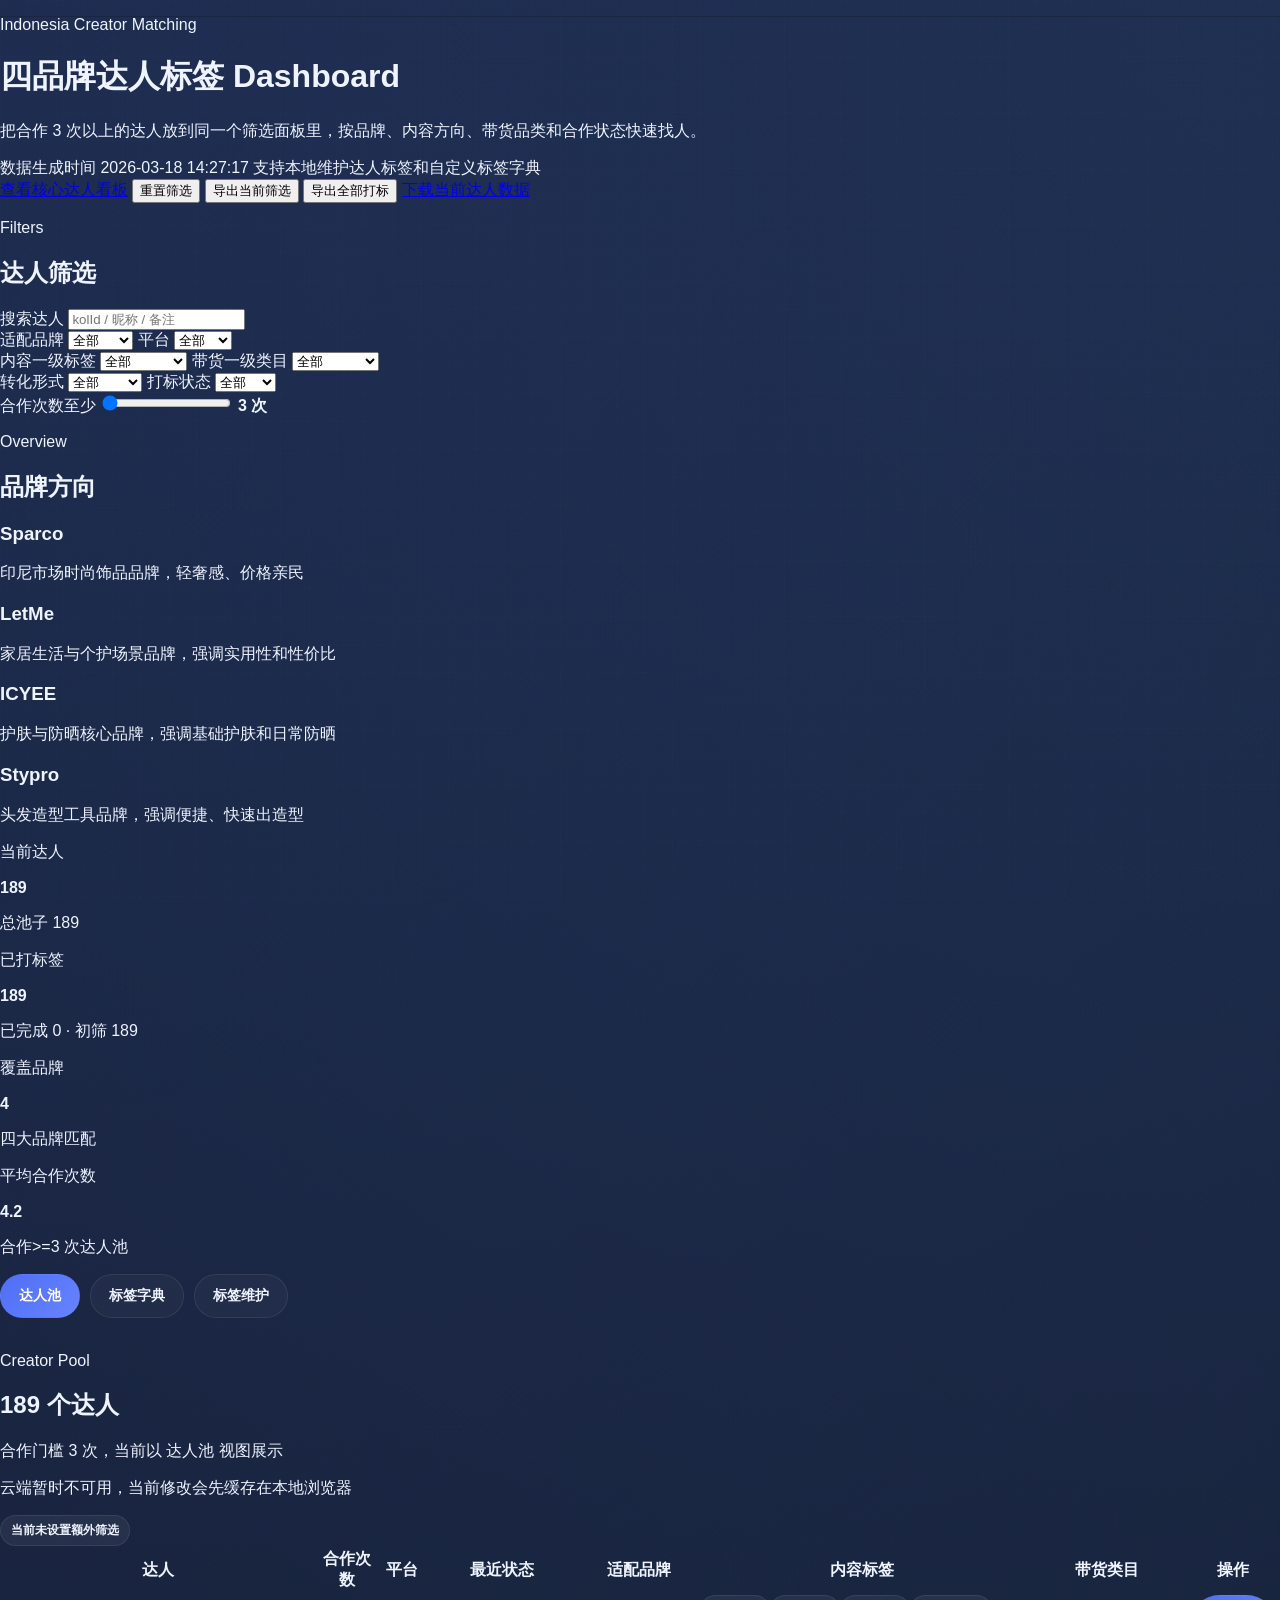
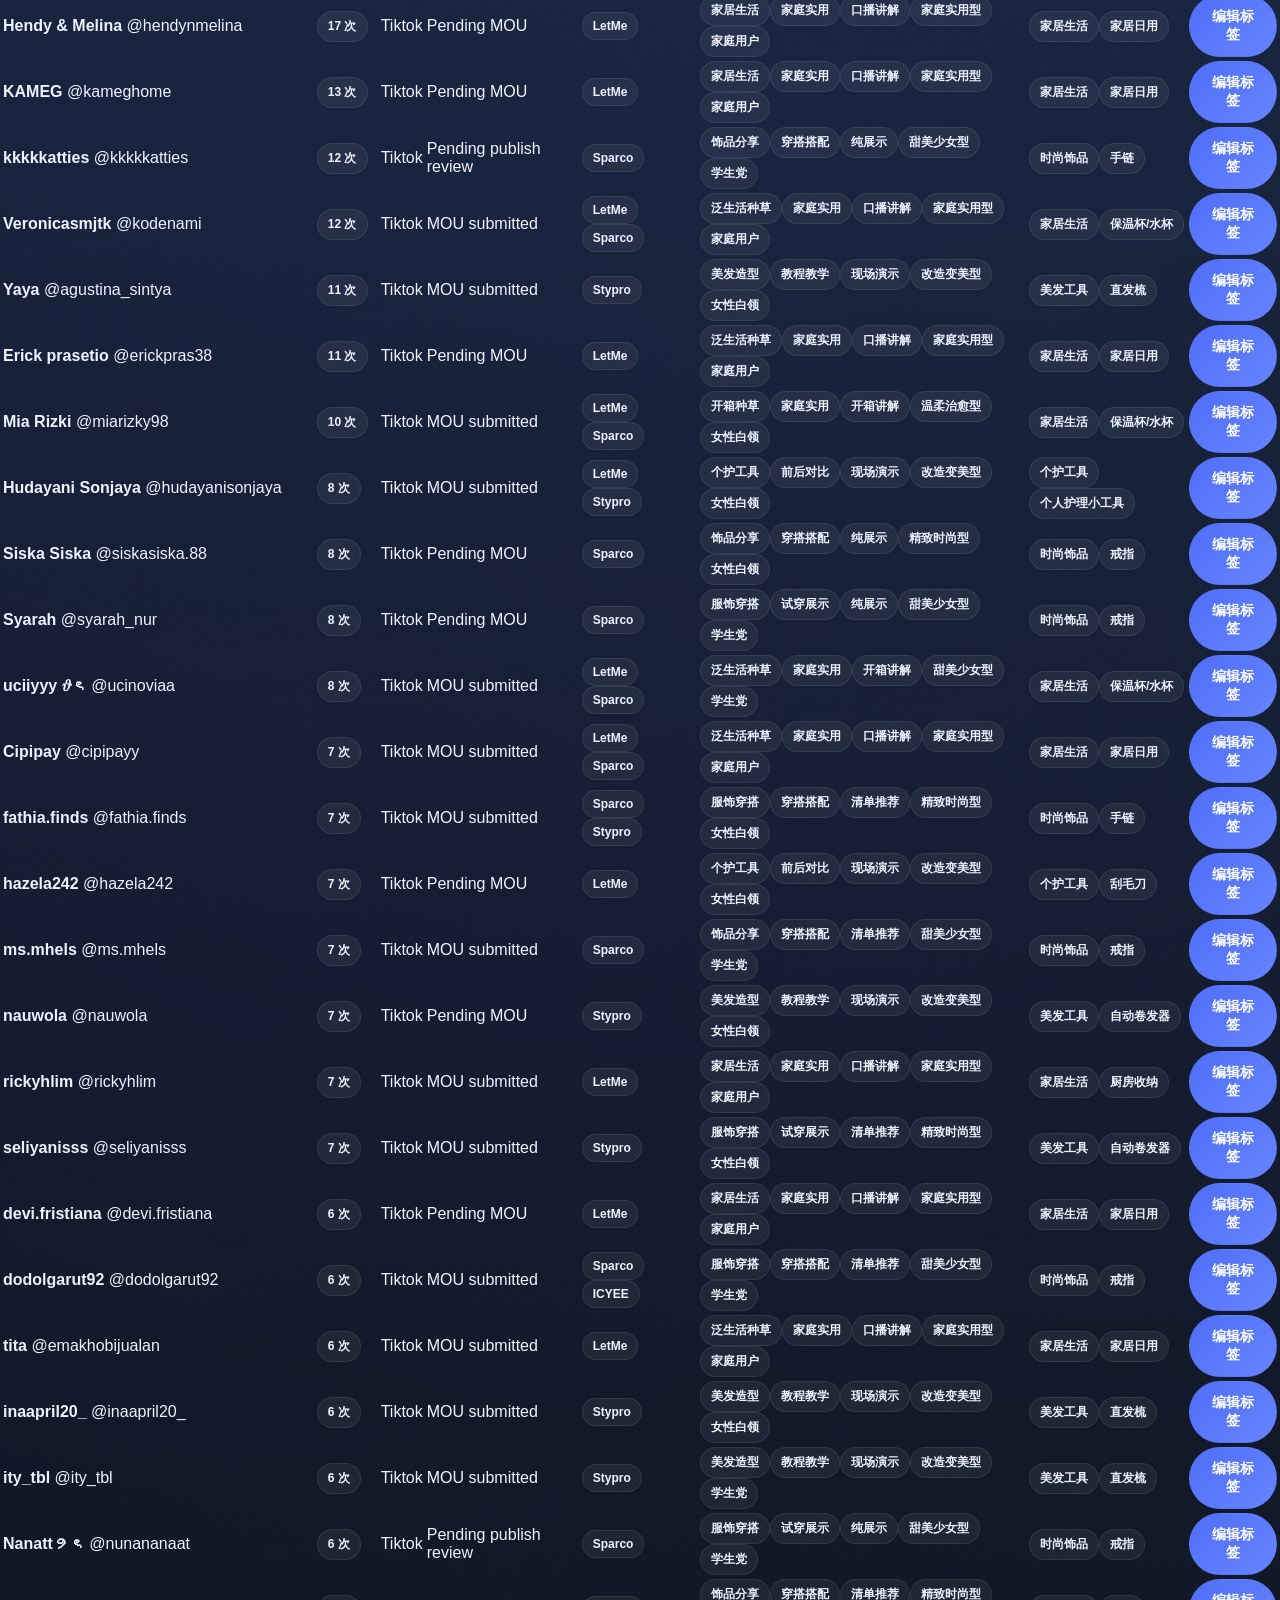
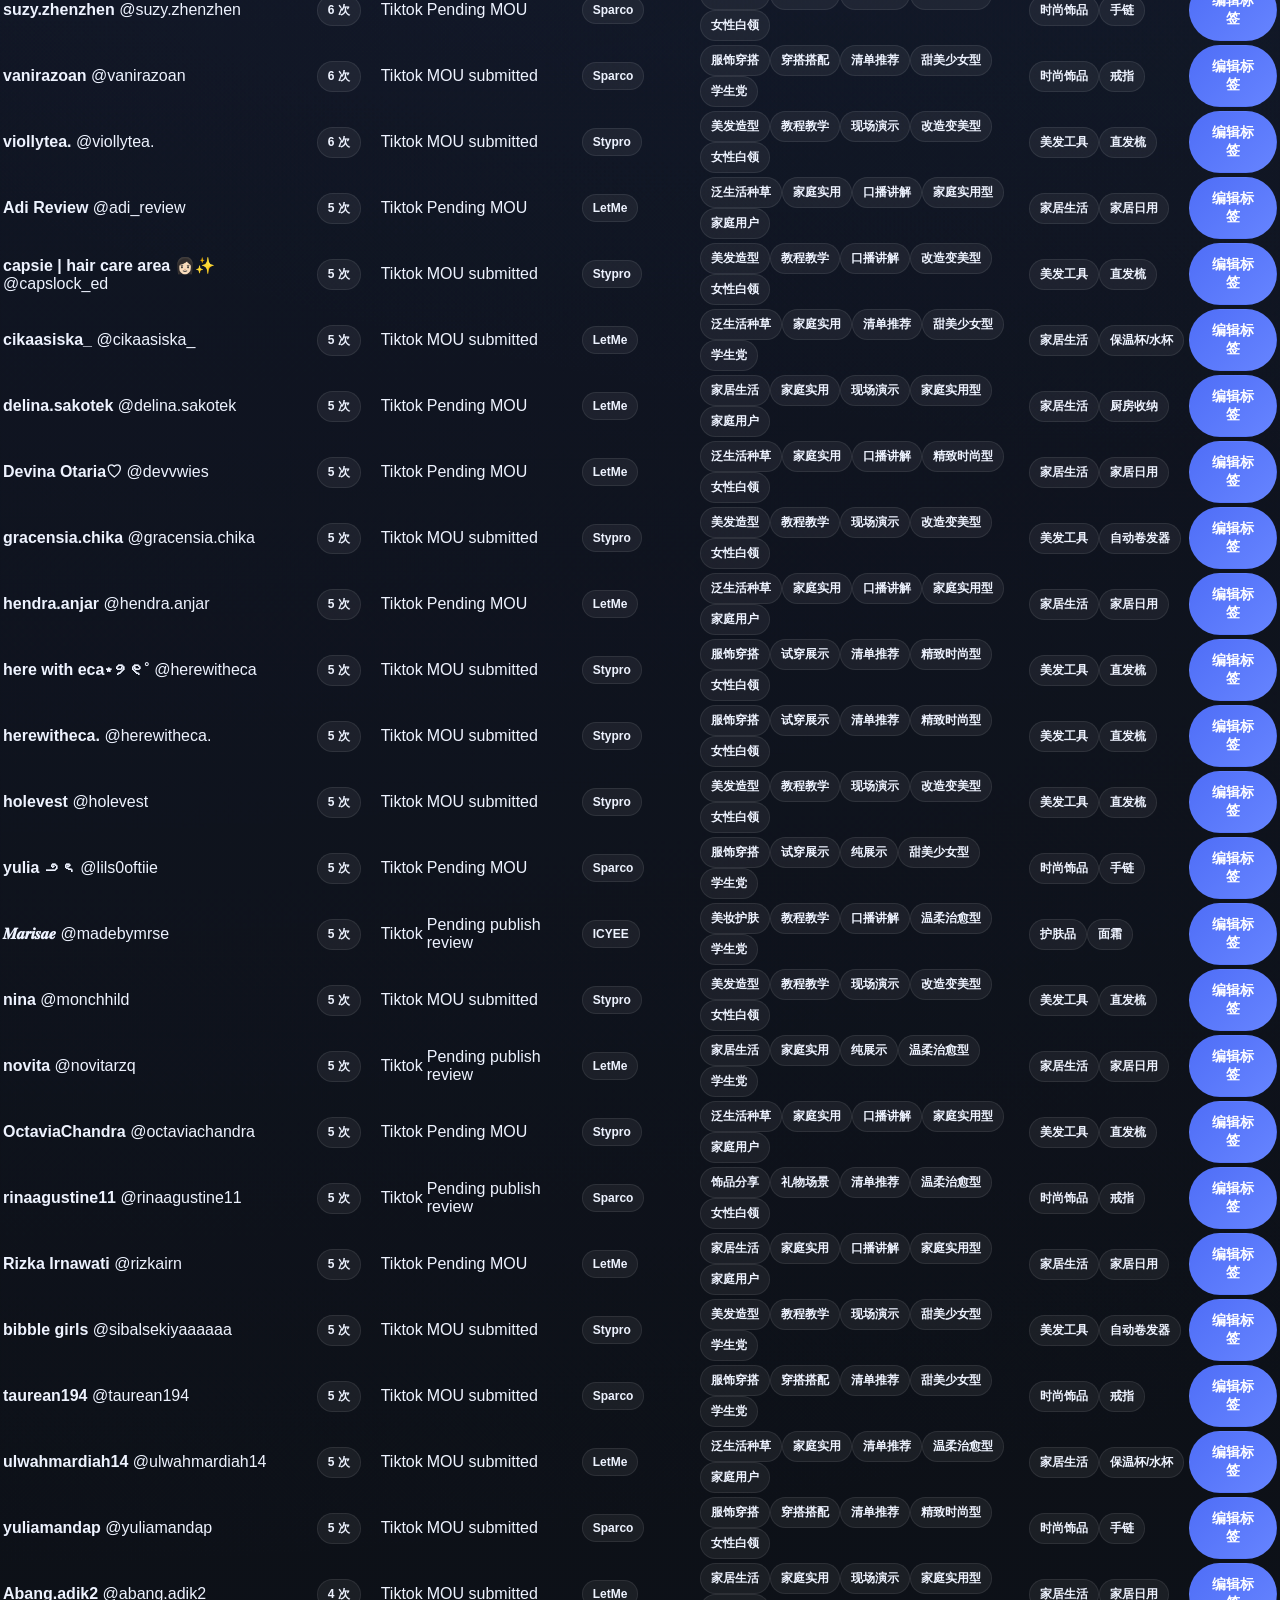
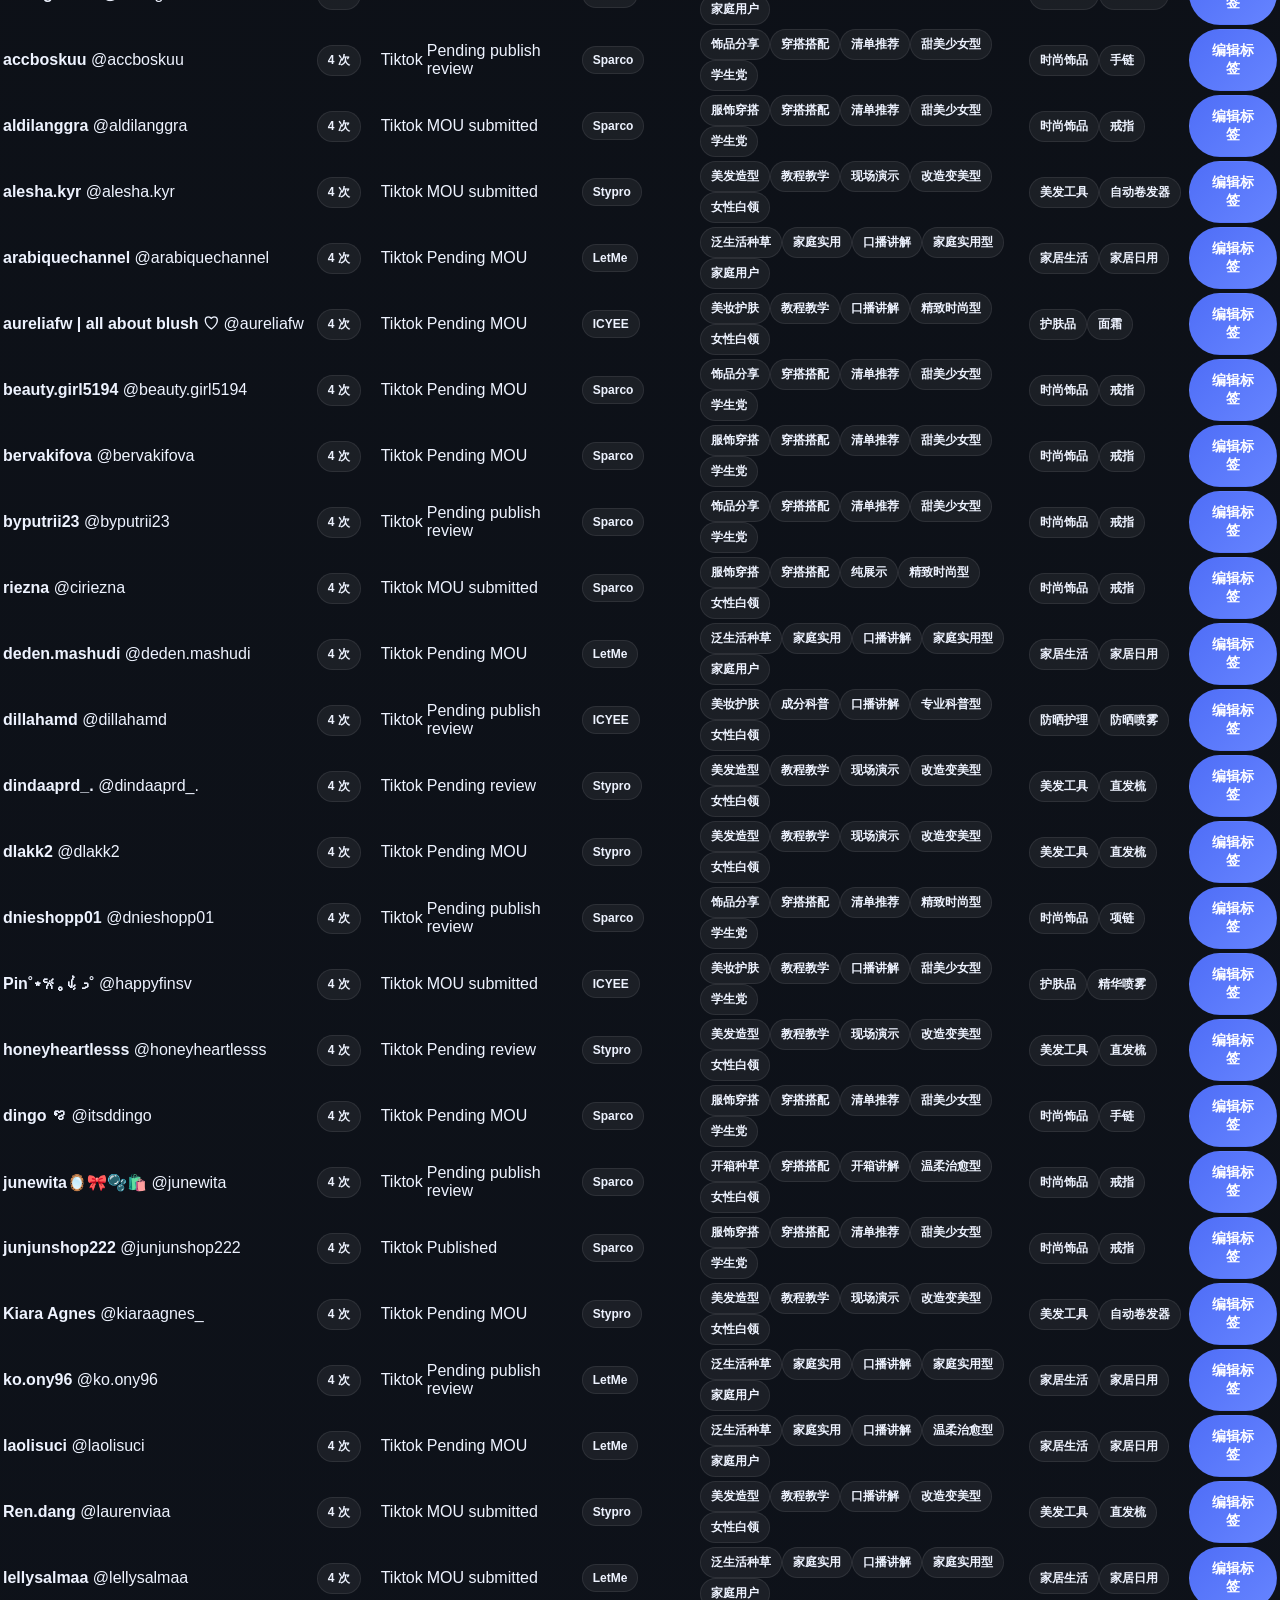
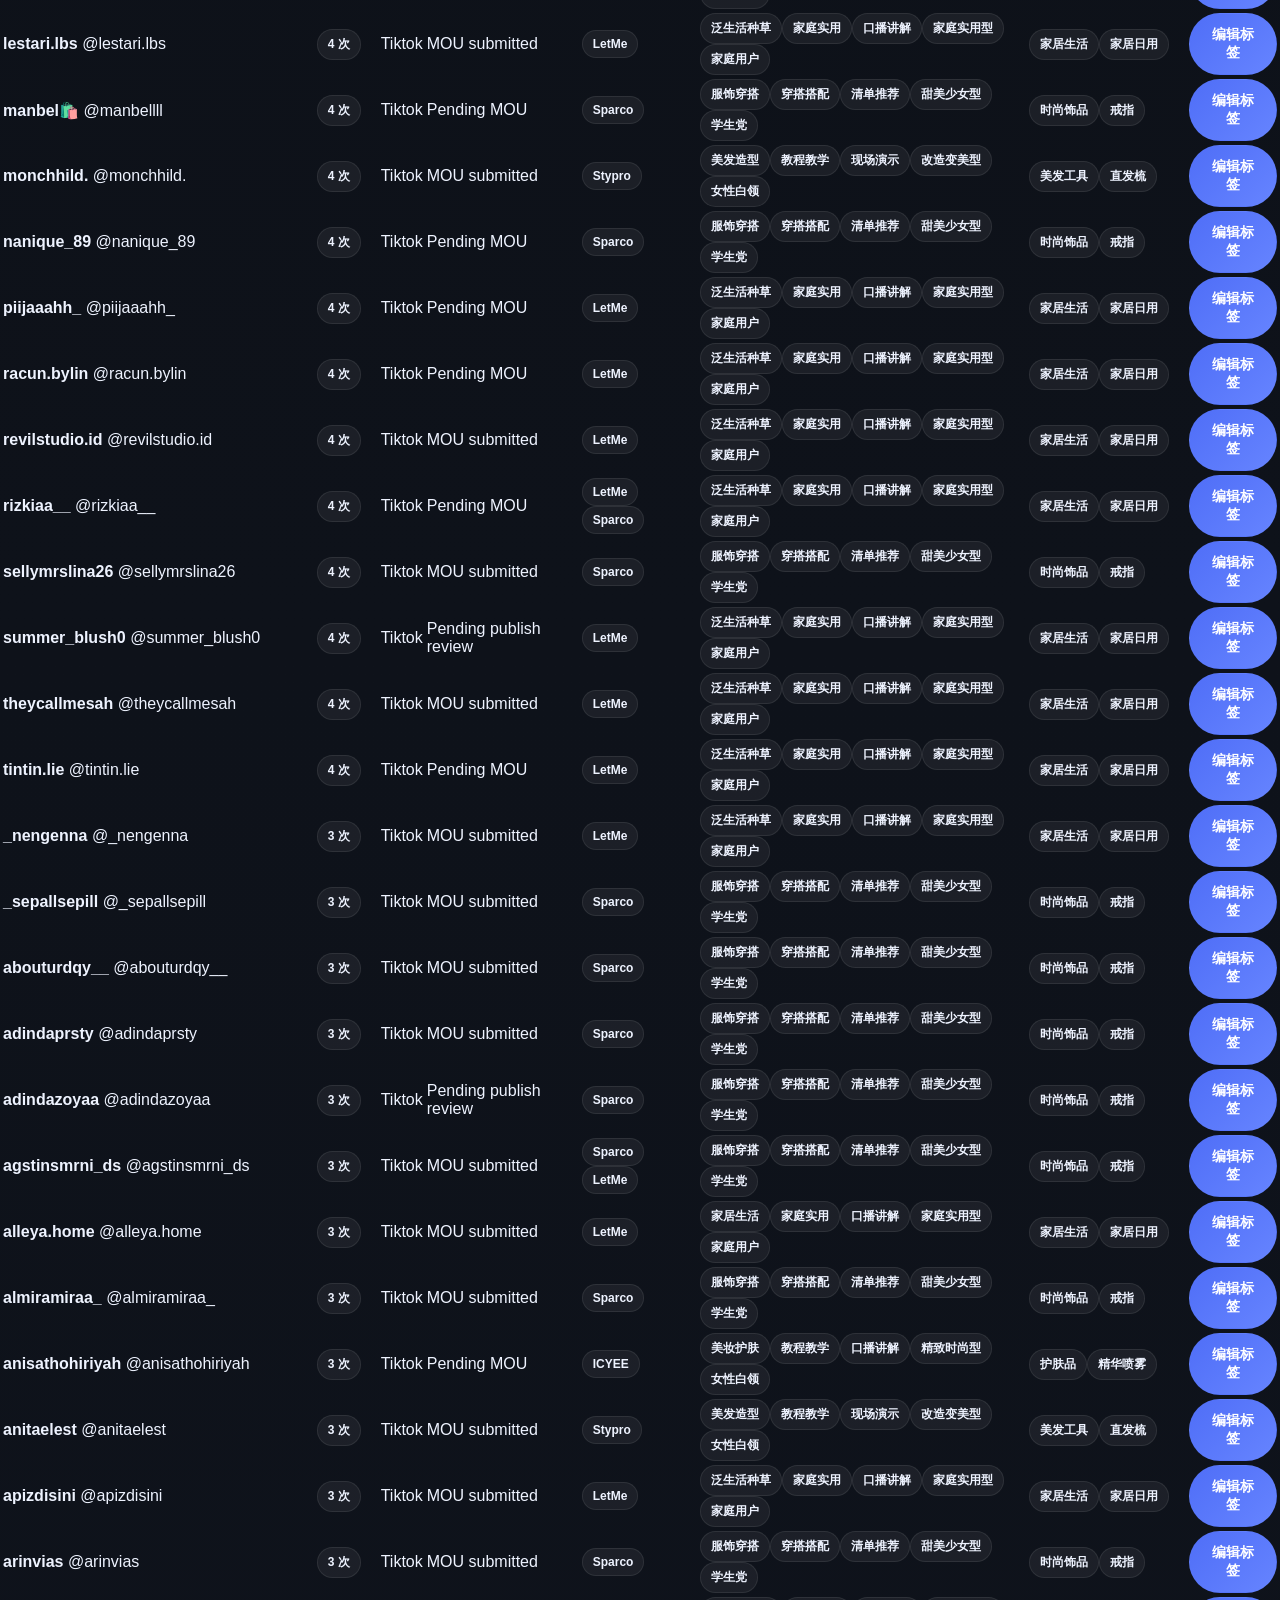
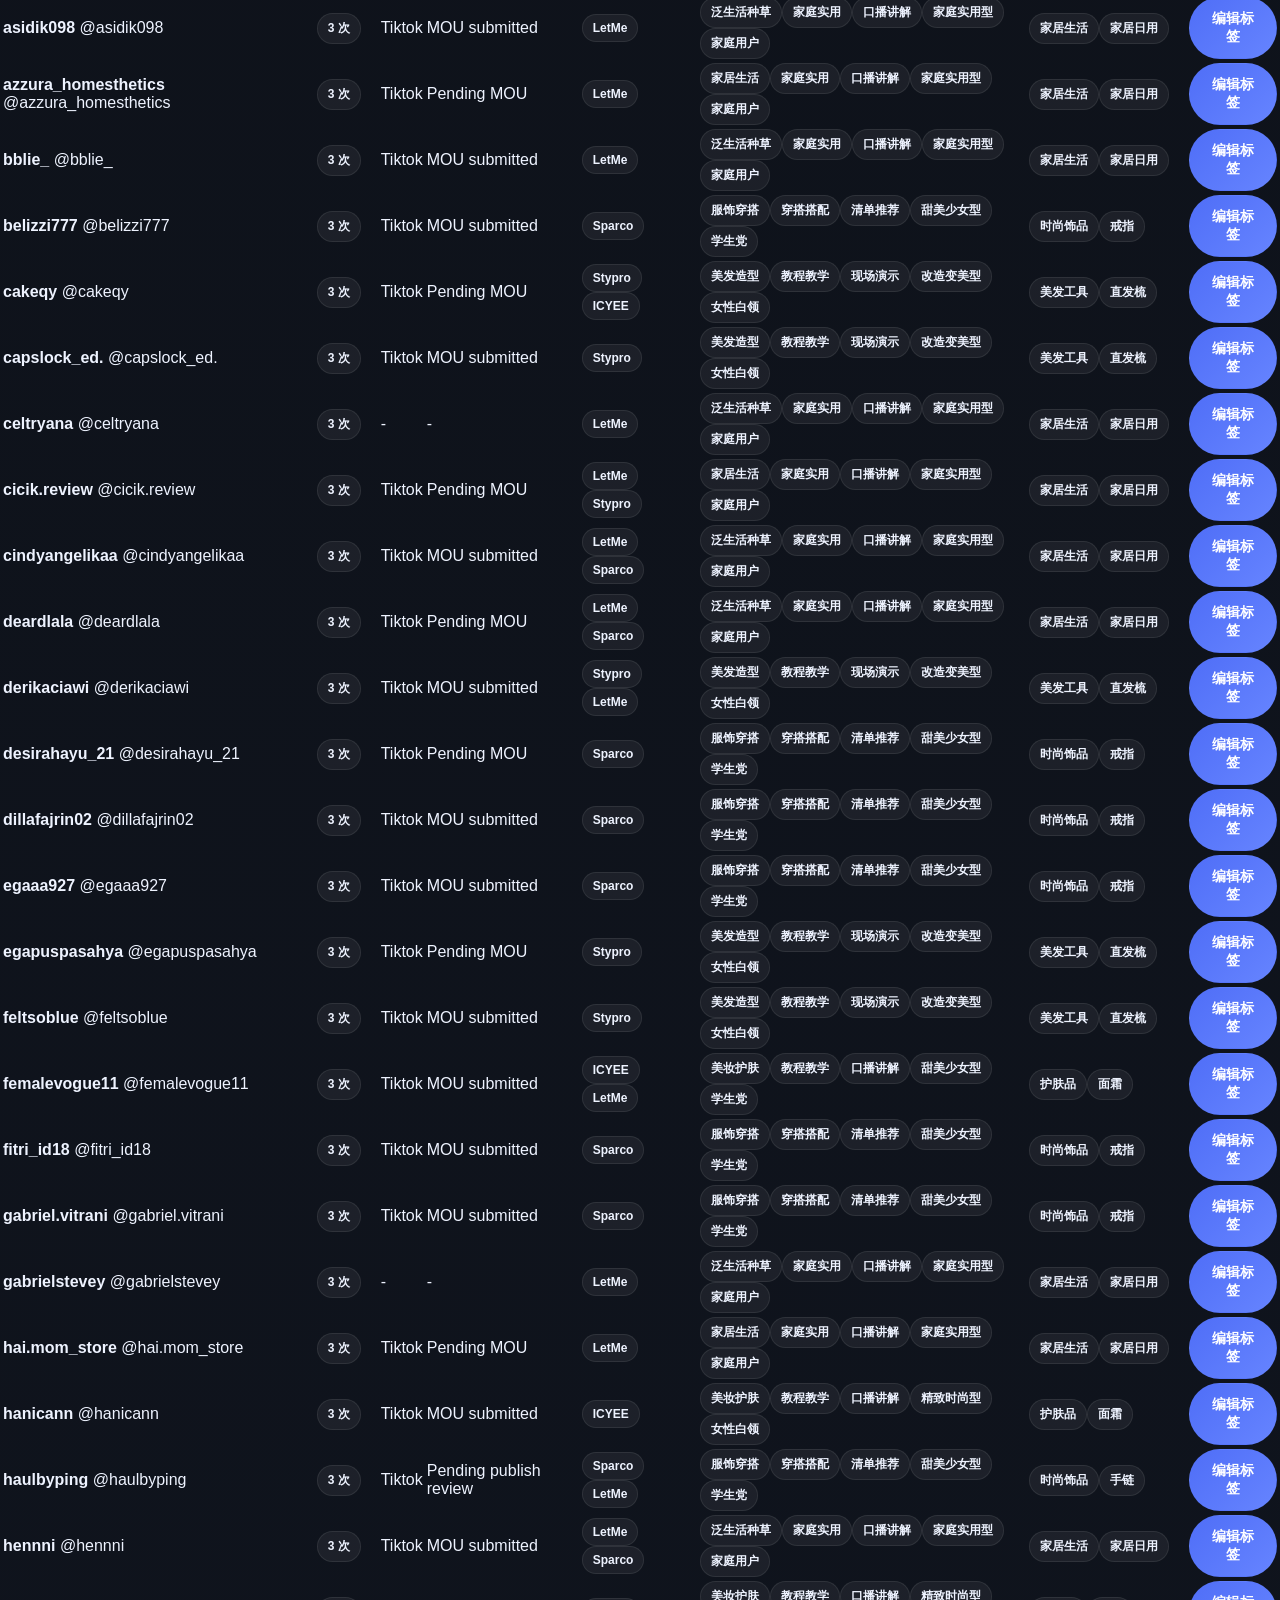
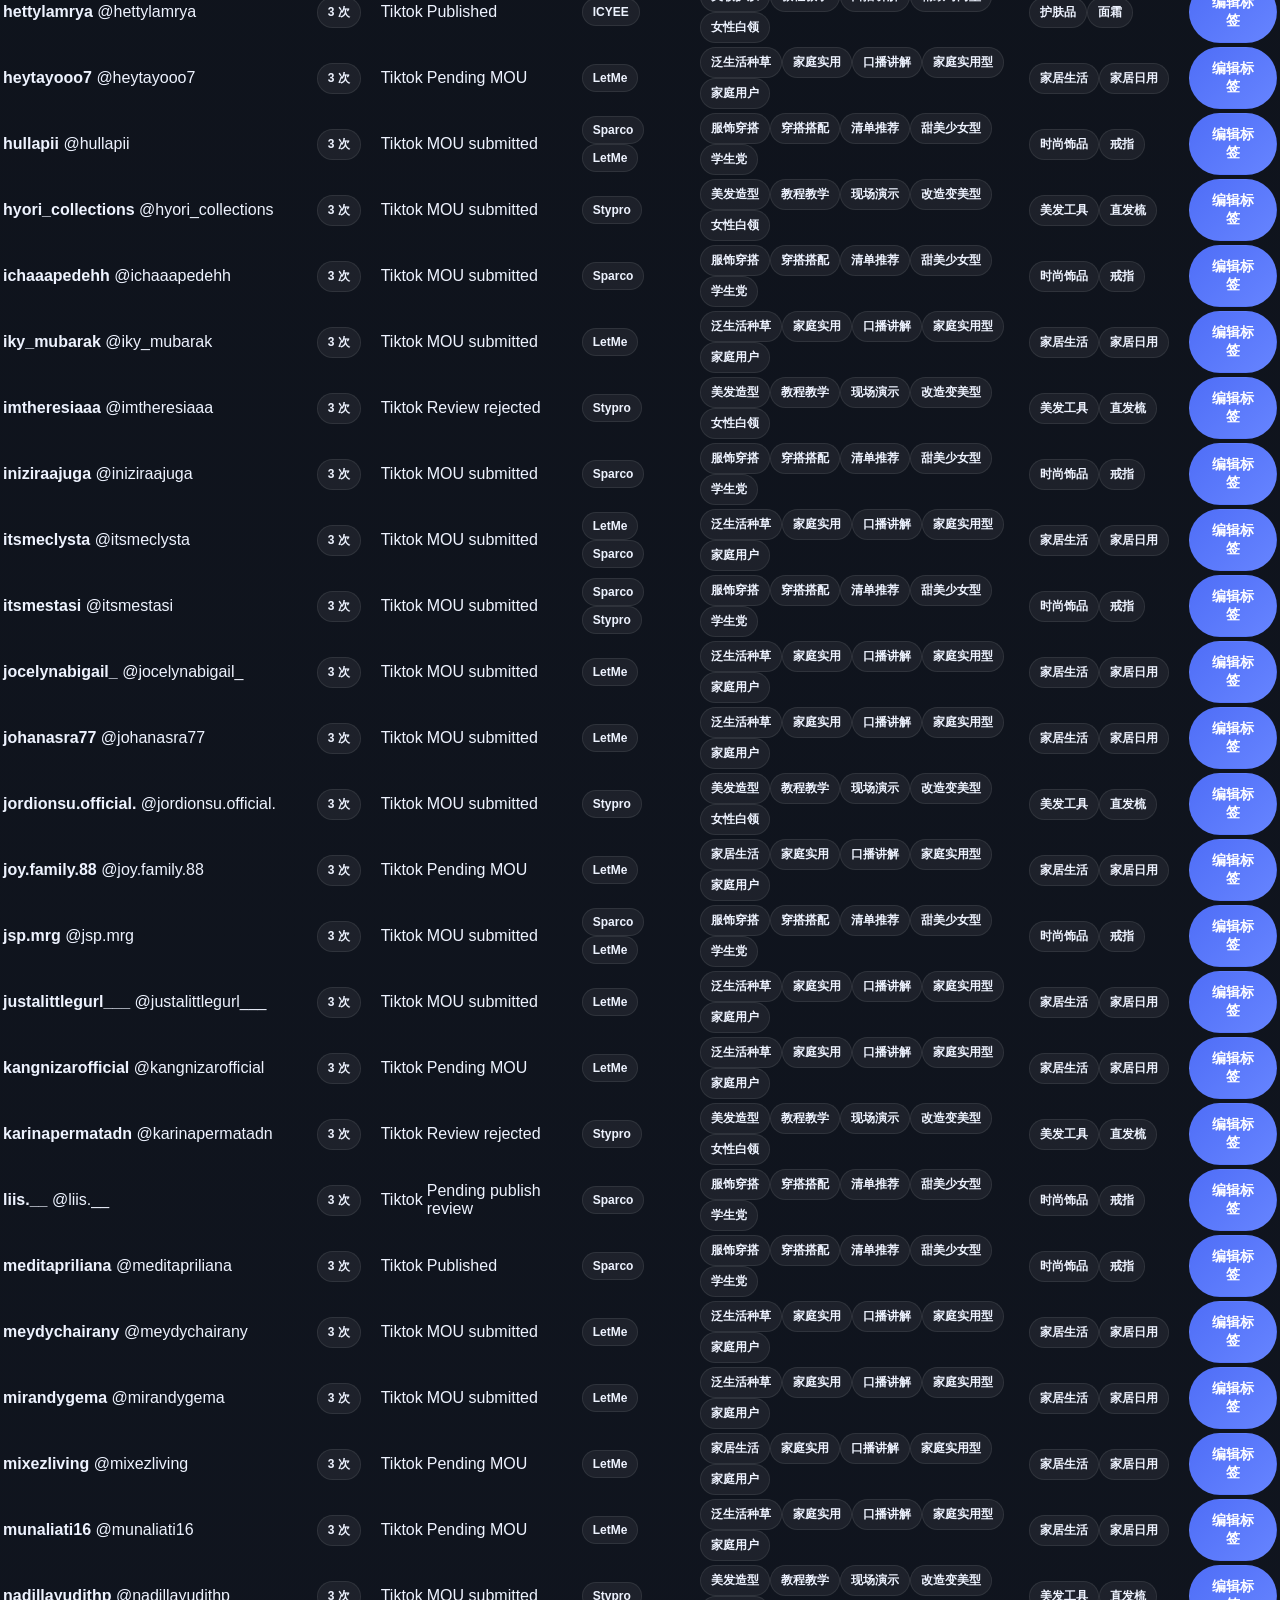
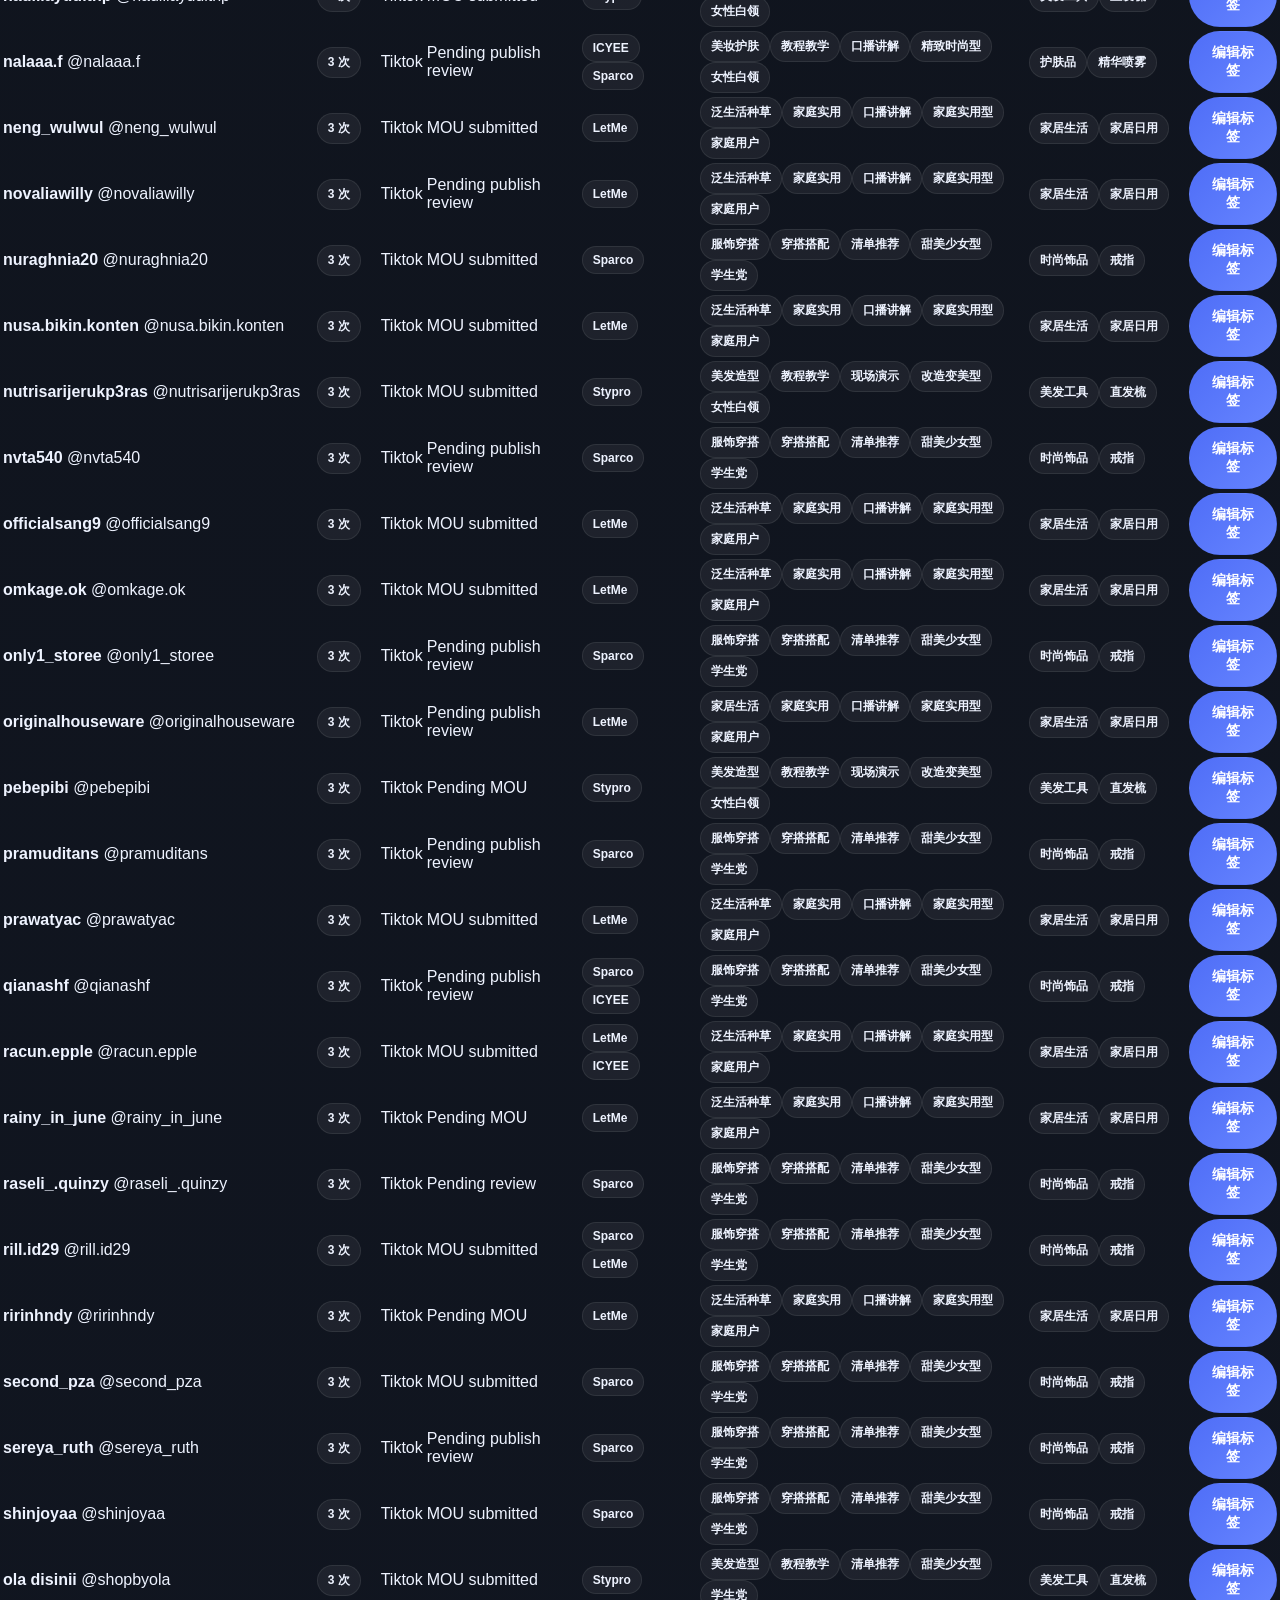
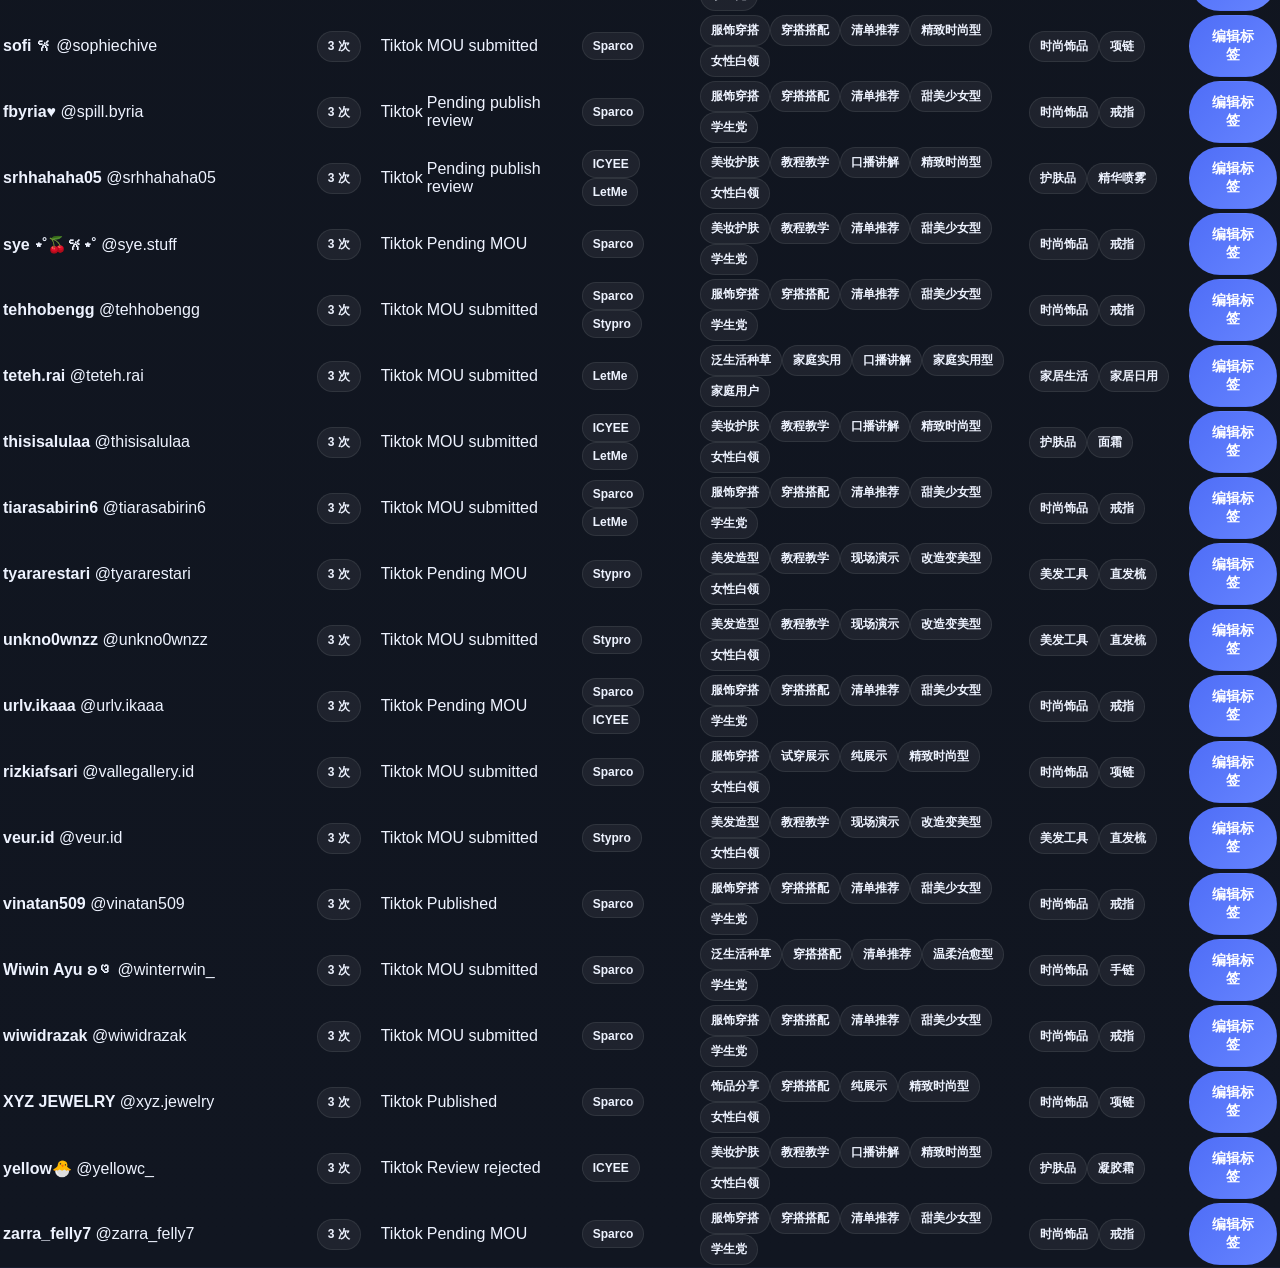
<file: creator_dashboard/index.html>
<!DOCTYPE html>
<html lang="zh-CN">
  <head>
    <meta charset="UTF-8" />
    <meta name="viewport" content="width=device-width, initial-scale=1.0" />
    <title>印尼项目达人标签 Dashboard</title>
    <link rel="stylesheet" href="./styles.css" />
  </head>
  <body>
    <div class="shell">
      <header class="hero">
        <div class="hero__copy">
          <p class="eyebrow">Indonesia Creator Matching</p>
          <h1>四品牌达人标签 Dashboard</h1>
          <p class="hero__text">
            把合作 3 次以上的达人放到同一个筛选面板里，按品牌、内容方向、带货品类和合作状态快速找人。
          </p>
          <div class="hero__meta">
            <span id="generated-at">数据加载中...</span>
            <span class="dot"></span>
            <span>支持本地维护达人标签和自定义标签字典</span>
          </div>
        </div>
        <div class="hero__actions">
          <a class="ghost-button" href="./core_dashboard.html">查看核心达人看板</a>
          <button class="ghost-button" id="reset-filters" type="button">重置筛选</button>
          <button class="ghost-button" id="export-filtered" type="button">导出当前筛选</button>
          <button class="ghost-button" id="export-all" type="button">导出全部打标</button>
          <a class="solid-button" href="./data/creator_pool.csv" download>下载当前达人数据</a>
        </div>
      </header>

      <main class="layout">
        <aside class="filters">
          <section class="panel">
            <div class="panel__header">
              <p class="panel__eyebrow">Filters</p>
              <h2>达人筛选</h2>
            </div>

            <label class="field">
              <span>搜索达人</span>
              <input id="search-input" type="search" placeholder="kolId / 昵称 / 备注" />
            </label>

            <div class="grid-two">
              <label class="field">
                <span>适配品牌</span>
                <select id="brand-filter"></select>
              </label>
              <label class="field">
                <span>平台</span>
                <select id="platform-filter"></select>
              </label>
            </div>

            <div class="grid-two">
              <label class="field">
                <span>内容一级标签</span>
                <select id="content-filter"></select>
              </label>
              <label class="field">
                <span>带货一级类目</span>
                <select id="product-filter"></select>
              </label>
            </div>

            <div class="grid-two">
              <label class="field">
                <span>转化形式</span>
                <select id="conversion-filter"></select>
              </label>
              <label class="field">
                <span>打标状态</span>
                <select id="progress-filter"></select>
              </label>
            </div>

            <label class="field">
              <span>合作次数至少</span>
              <input id="coop-range" type="range" min="3" max="17" value="3" />
              <strong id="coop-range-value">3 次</strong>
            </label>
          </section>

          <section class="panel">
            <div class="panel__header">
              <p class="panel__eyebrow">Overview</p>
              <h2>品牌方向</h2>
            </div>
            <div id="brand-grid" class="brand-grid"></div>
          </section>
        </aside>

        <section class="content">
          <section class="stats" id="stats-grid"></section>

          <section class="panel tabs-panel">
            <div class="tabs">
              <button class="tab is-active" data-tab="creators" type="button">达人池</button>
              <button class="tab" data-tab="tags" type="button">标签字典</button>
              <button class="tab" data-tab="manage" type="button">标签维护</button>
            </div>

            <div class="tab-panel is-active" data-panel="creators">
              <div class="list-toolbar">
                <div>
                  <p class="panel__eyebrow">Creator Pool</p>
                  <h2 id="result-title">189 个达人</h2>
                </div>
                <div class="toolbar-side">
                  <p id="result-subtitle" class="subtle">按合作次数、品牌和内容维度交叉筛选</p>
                  <p id="save-status" class="subtle">网页内修改会自动保存在当前浏览器</p>
                </div>
              </div>
              <div id="active-filters" class="active-filters"></div>
              <div class="table-wrap">
                <table>
                  <thead>
                    <tr>
                      <th>达人</th>
                      <th>合作次数</th>
                      <th>平台</th>
                      <th>最近状态</th>
                      <th>适配品牌</th>
                      <th>内容标签</th>
                      <th>带货类目</th>
                      <th>操作</th>
                    </tr>
                  </thead>
                  <tbody id="creator-table-body"></tbody>
                </table>
              </div>
            </div>

            <div class="tab-panel" data-panel="tags">
              <div class="list-toolbar">
                <div>
                  <p class="panel__eyebrow">Tag Dictionary</p>
                  <h2>统一打标口径</h2>
                </div>
                <p class="subtle">先看标签定义，再给达人打标</p>
              </div>
              <div class="tag-cards" id="tag-cards"></div>
            </div>

            <div class="tab-panel" data-panel="manage">
              <div class="list-toolbar">
                <div>
                  <p class="panel__eyebrow">Tag Maintenance</p>
                  <h2>维护自定义标签</h2>
                </div>
                <p class="subtle">这里同时管理云端同步设置、自定义标签字典和后续维护动作。</p>
              </div>

              <section class="manage-layout">
                <article class="manage-card is-wide">
                  <div class="manage-card__header">
                    <div>
                      <h3>云端同步设置</h3>
                      <p class="subtle">推荐使用 Supabase 作为共享数据层。配置完成后，多人打开同一个页面也能看到同一套修改结果。</p>
                    </div>
                  </div>

                  <form id="sync-settings-form" class="editor-grid">
                    <label class="field">
                      <span>Supabase URL</span>
                      <input id="sync-supabase-url" name="supabaseUrl" type="text" placeholder="https://your-project.supabase.co" />
                    </label>
                    <label class="field">
                      <span>Publishable / Anon Key</span>
                      <input id="sync-anon-key" name="anonKey" type="password" placeholder="Supabase publishable key 或 anon key" />
                    </label>
                    <label class="field">
                      <span>Workspace ID</span>
                      <input id="sync-workspace-id" name="workspaceId" type="text" placeholder="例如：creator-dashboard-prod" />
                    </label>
                    <label class="field">
                      <span>编辑人</span>
                      <input id="sync-editor-name" name="editorName" type="text" placeholder="例如：Sherry / Tim" />
                    </label>
                    <label class="field is-wide">
                      <span>写入口令</span>
                      <input id="sync-write-passcode" name="writePasscode" type="password" placeholder="团队共享写入口令，仅保存在当前浏览器" />
                    </label>
                    <div class="editor-actions is-wide">
                      <p id="sync-status" class="editor-meta">当前为本地模式。填写云端设置后即可多人同步。</p>
                      <div class="button-row">
                        <button class="ghost-button" id="sync-refresh" type="button">从云端刷新</button>
                        <button class="ghost-button" id="sync-migrate-local" type="button">迁移本地缓存</button>
                        <button class="ghost-button" id="sync-clear" type="button">切回本地</button>
                        <button class="solid-button" type="submit">保存并连接</button>
                      </div>
                    </div>
                  </form>
                </article>

                <article class="manage-card">
                  <h3>新增标签</h3>
                  <form id="custom-tag-form" class="editor-grid">
                    <div class="form-alert is-wide">
                      共享模式下，新增标签前必须先填写上方“云端同步设置”里的“编辑人”和“写入口令”，否则无法保存。
                    </div>
                    <label class="field">
                      <span>标签维度</span>
                      <select id="custom-tag-dimension" name="标签维度"></select>
                    </label>
                    <label class="field">
                      <span>标签名称</span>
                      <input id="custom-tag-name" name="标签名称" type="text" placeholder="比如：服饰穿搭" />
                    </label>
                    <label class="field">
                      <span>适配品牌</span>
                      <input id="custom-tag-brands" name="适配品牌" type="text" placeholder="多个可用 / 分隔" />
                    </label>
                    <label class="field">
                      <span>定义说明</span>
                      <input id="custom-tag-definition" name="定义" type="text" placeholder="说明什么时候用这个标签" />
                    </label>
                    <div class="editor-actions is-wide">
                      <p id="custom-tag-status" class="editor-meta">建议先新增常用标签，再回到达人池维护具体达人。</p>
                      <button class="solid-button" type="submit">新增自定义标签</button>
                    </div>
                  </form>
                </article>

                <article class="manage-card">
                  <div class="manage-card__header">
                    <div>
                      <h3>当前自定义标签</h3>
                      <p id="custom-tag-scope" class="subtle">只展示你当前浏览器里新增的标签。</p>
                    </div>
                  </div>
                  <div id="custom-tag-empty" class="empty-state">还没有新增自定义标签。</div>
                  <div id="custom-tag-list" class="custom-tag-list"></div>
                </article>
              </section>
            </div>
          </section>
        </section>
      </main>
    </div>

    <dialog id="detail-modal" class="detail-modal">
      <div class="detail-modal__content">
        <div class="detail-modal__header">
          <div>
            <p class="panel__eyebrow">Creator Detail</p>
            <h2 id="detail-title"></h2>
            <p id="detail-subtitle" class="subtle"></p>
          </div>
          <button class="ghost-button" id="close-modal" type="button">关闭</button>
        </div>
        <div id="detail-body" class="detail-grid"></div>
      </div>
    </dialog>

    <script src="./app.js" type="module"></script>
  </body>
</html>
</file>
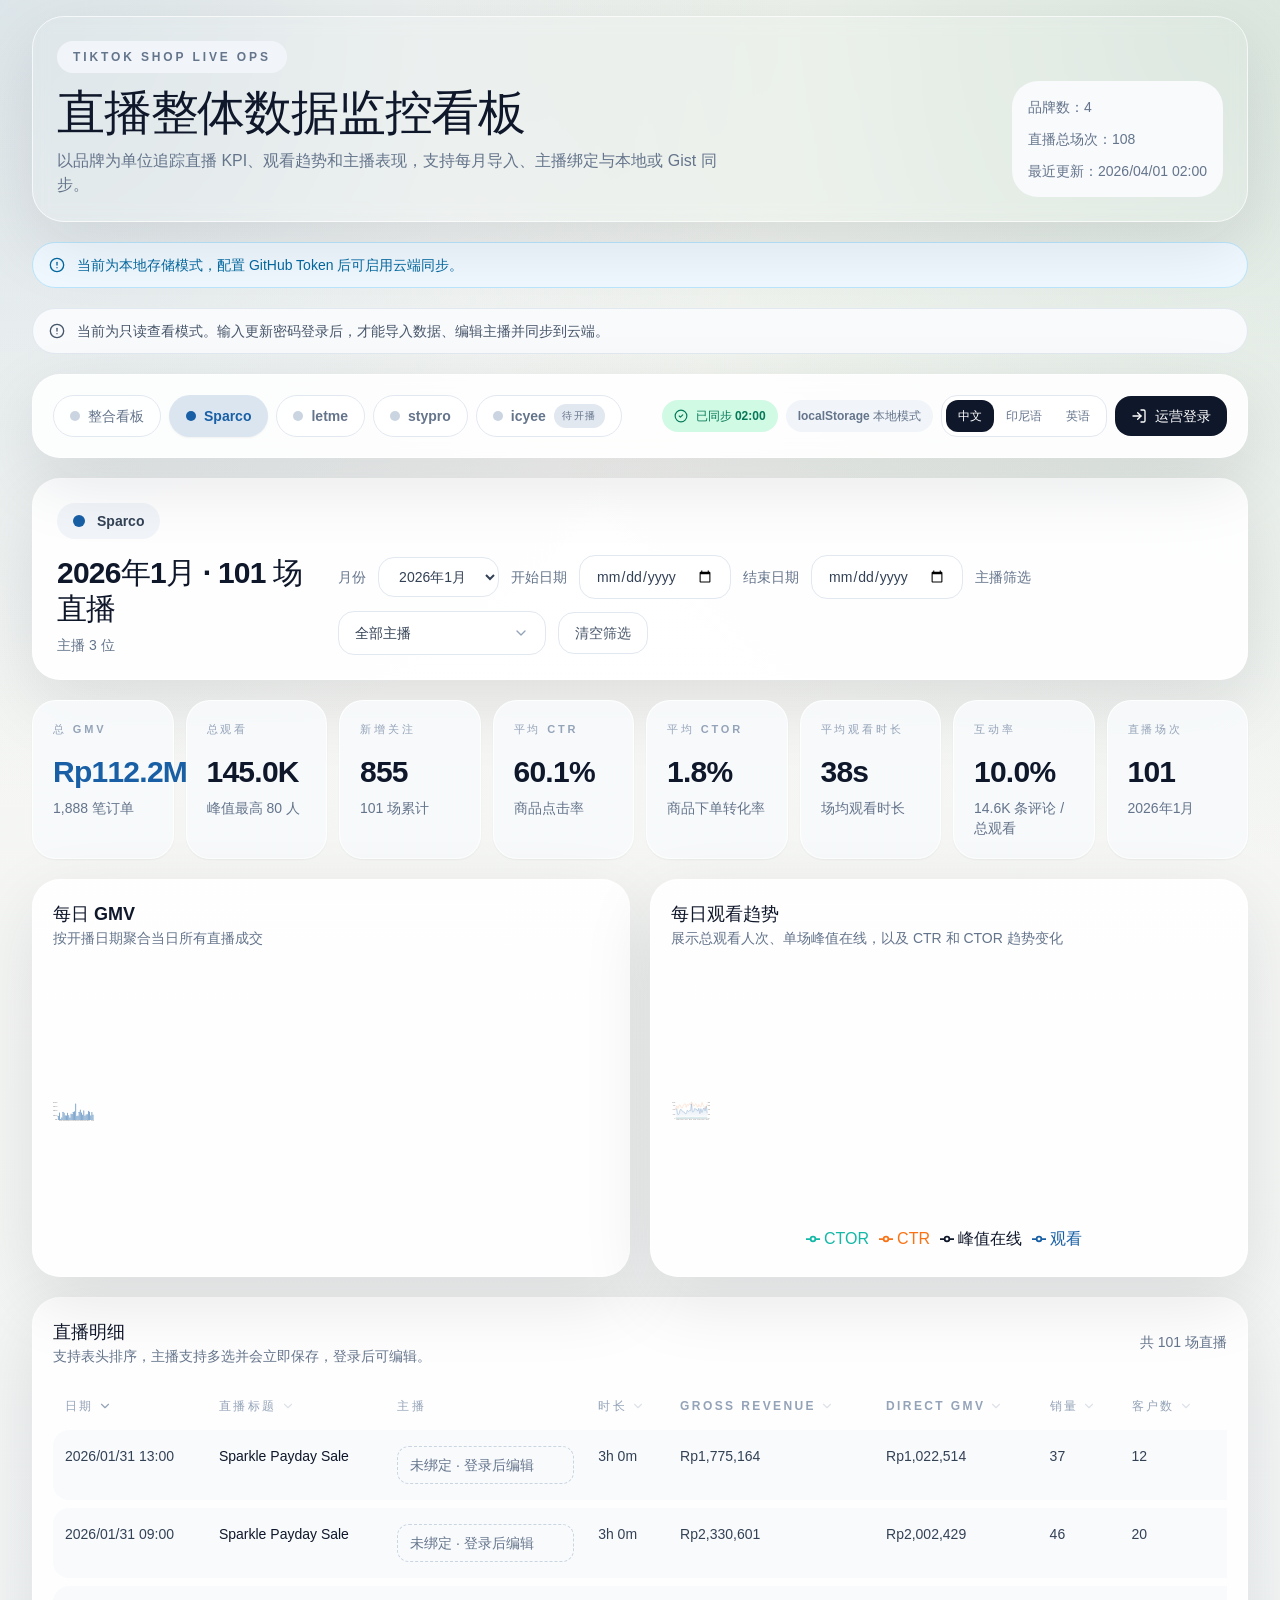
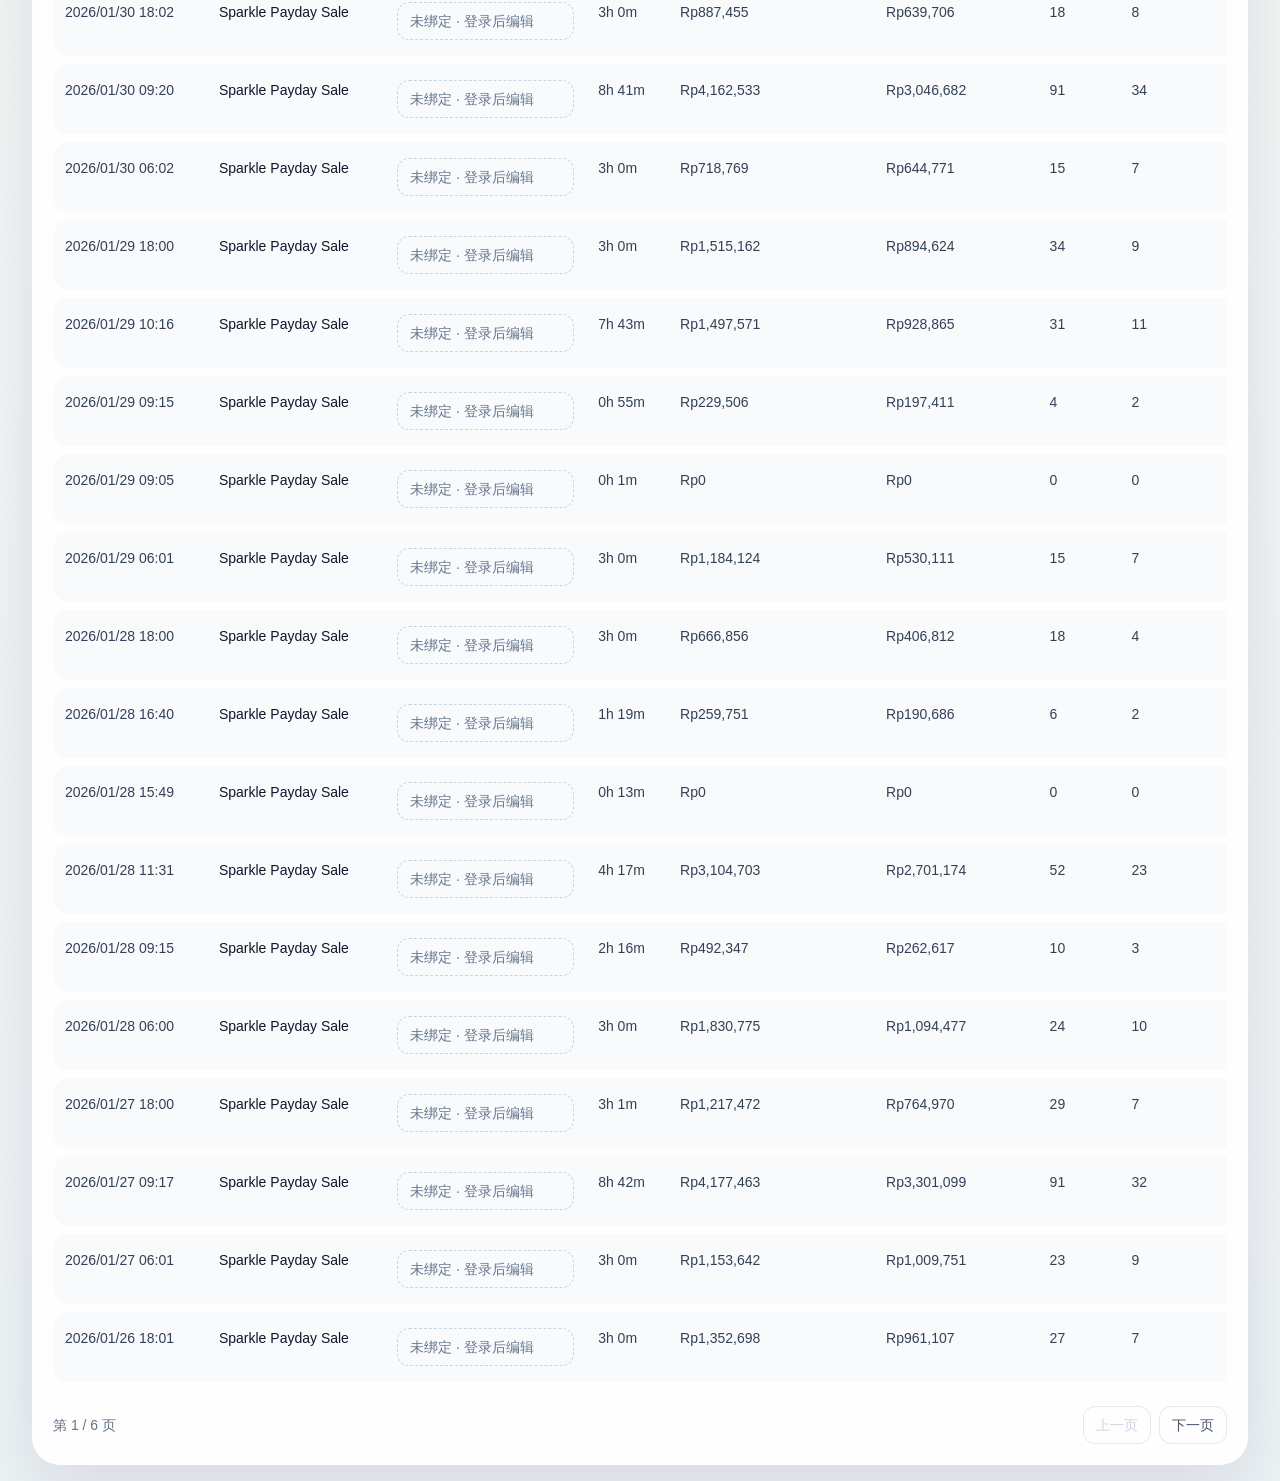
<file: live-dashboard/index.html>
<!doctype html>
<html lang="en">
  <head>
    <meta charset="UTF-8" />
    <link rel="icon" type="image/svg+xml" href="./favicon.svg" />
    <meta name="viewport" content="width=device-width, initial-scale=1.0" />
    <title>tiktok-live-dashboard</title>
    <script type="module" crossorigin src="./assets/index-renYcscy.js"></script>
    <link rel="modulepreload" crossorigin href="./assets/i18n-BDbnD5wz.js">
    <link rel="stylesheet" crossorigin href="./assets/index-DrxSYYCJ.css">
  </head>
  <body>
    <div id="root"></div>
  </body>
</html>
</file>
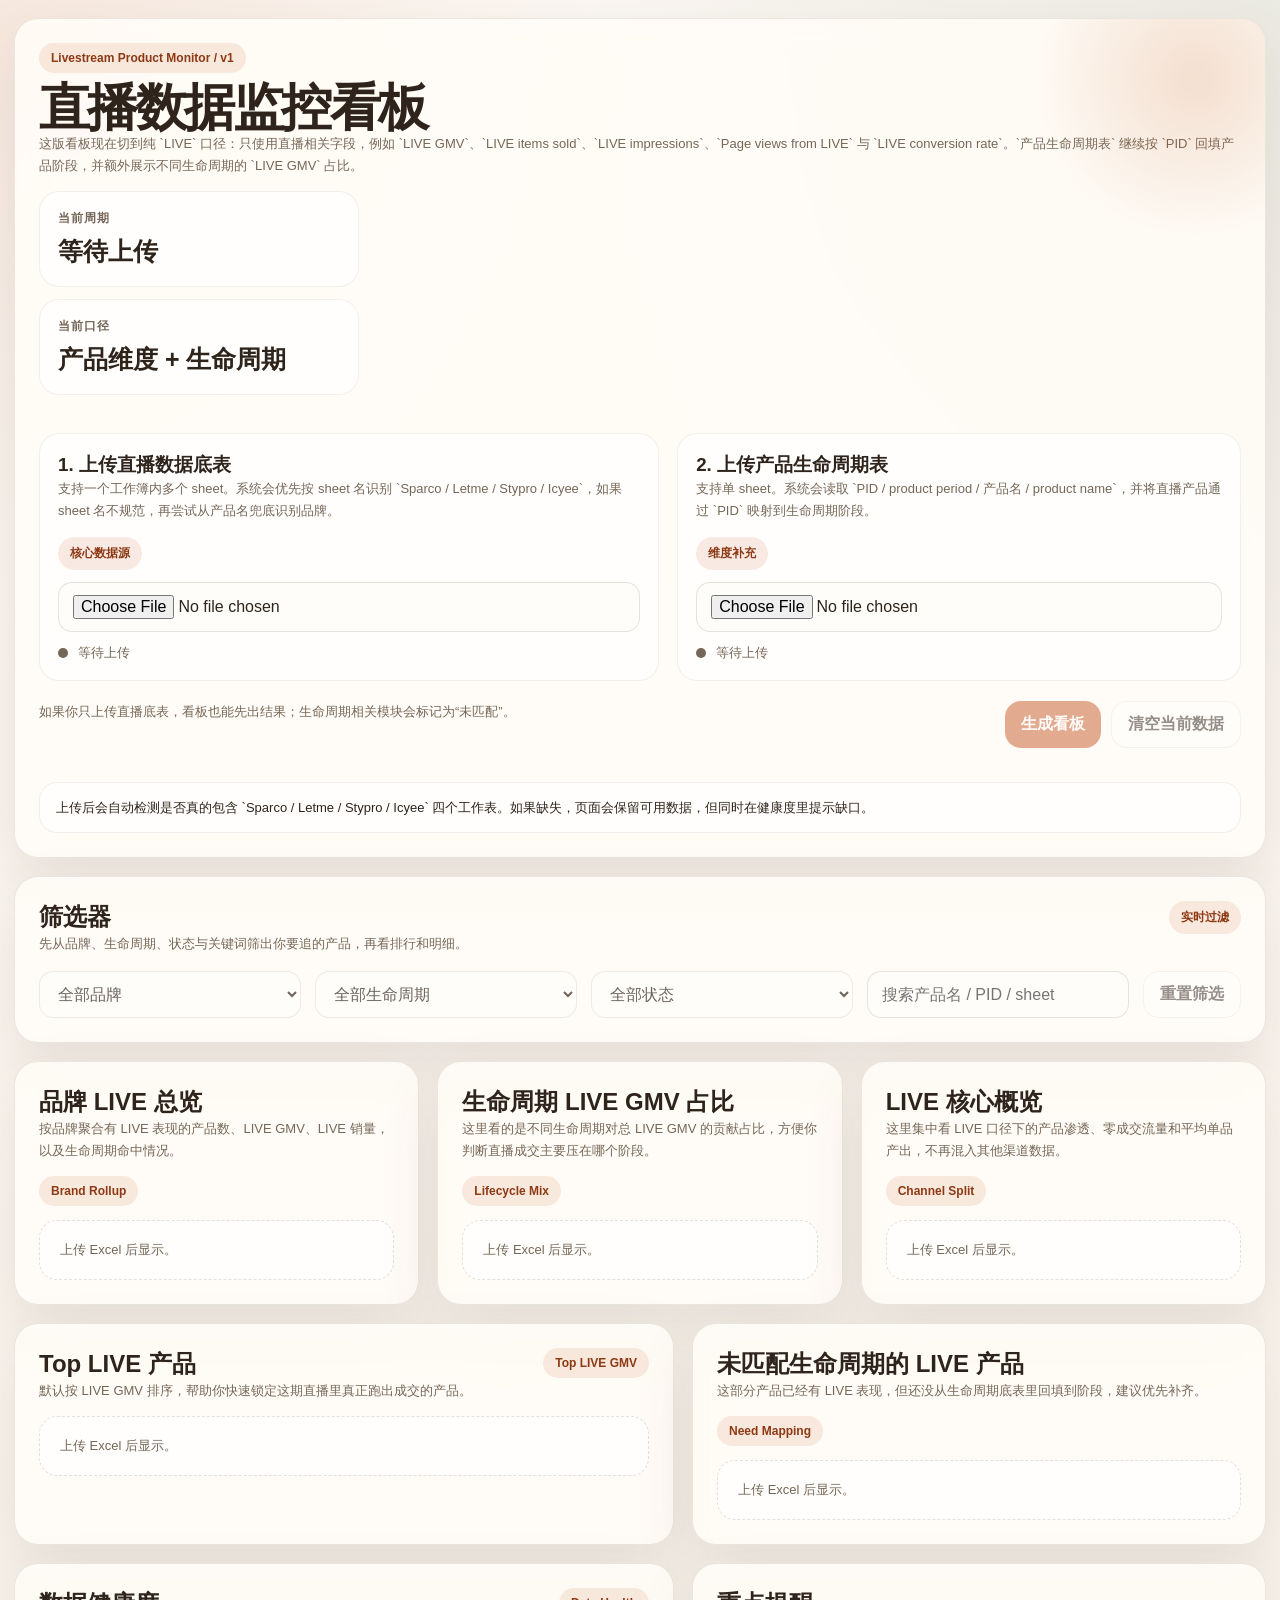
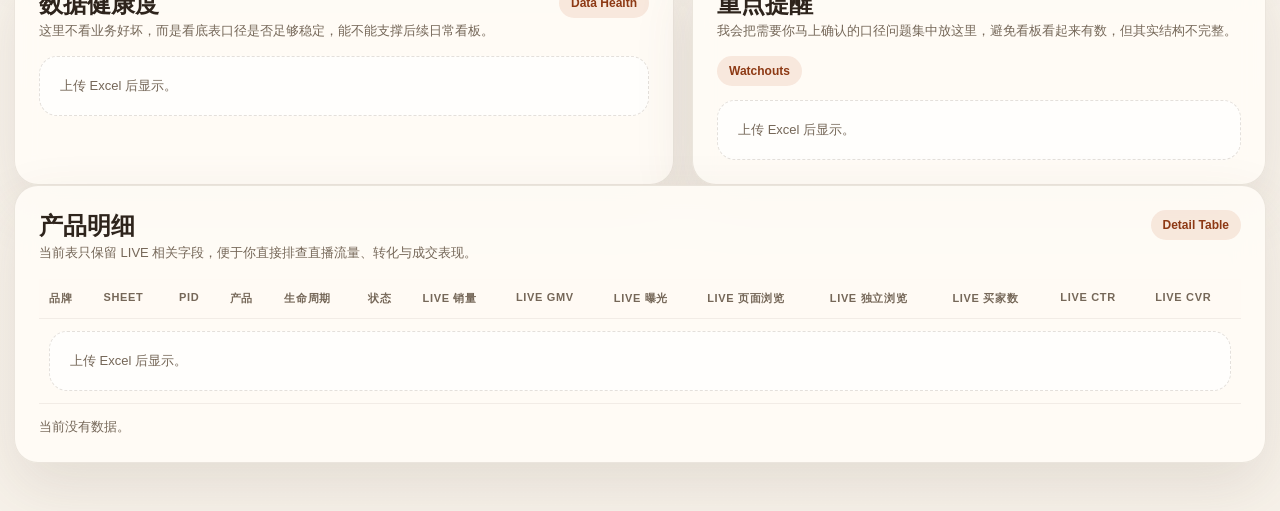
<file: livestream_dashboard.html>
<!DOCTYPE html>
<html lang="zh-CN">
<head>
  <meta charset="UTF-8">
  <meta name="viewport" content="width=device-width, initial-scale=1.0">
  <title>直播数据监控看板</title>
  <script src="https://cdn.sheetjs.com/xlsx-0.20.3/package/dist/xlsx.full.min.js"></script>
  <style>
    :root {
      --bg: #f7f2ea;
      --panel: rgba(255, 252, 247, 0.9);
      --panel-solid: #fffaf4;
      --line: rgba(88, 67, 45, 0.12);
      --ink: #2e241c;
      --muted: #756758;
      --accent: #c55d28;
      --accent-deep: #8d3914;
      --green: #5c7451;
      --green-soft: rgba(92, 116, 81, 0.14);
      --sand: #e7c9ab;
      --gold: #a77529;
      --rose: #ad5546;
      --rose-soft: rgba(173, 85, 70, 0.14);
      --shadow: 0 24px 60px rgba(90, 68, 48, 0.12);
      --radius: 24px;
    }

    * {
      box-sizing: border-box;
    }

    body {
      margin: 0;
      color: var(--ink);
      font-family: "Avenir Next", "PingFang SC", "Microsoft YaHei", sans-serif;
      background:
        radial-gradient(circle at top left, rgba(197, 93, 40, 0.1), transparent 24%),
        radial-gradient(circle at top right, rgba(92, 116, 81, 0.1), transparent 30%),
        linear-gradient(180deg, #fcf8f3 0%, var(--bg) 100%);
    }

    .shell {
      width: min(1440px, calc(100% - 28px));
      margin: 18px auto 48px;
    }

    .panel {
      background: var(--panel);
      backdrop-filter: blur(14px);
      border: 1px solid var(--line);
      border-radius: var(--radius);
      box-shadow: var(--shadow);
    }

    .hero,
    .section {
      padding: 24px;
    }

    .hero {
      position: relative;
      overflow: hidden;
      display: grid;
      gap: 20px;
    }

    .hero::after {
      content: "";
      position: absolute;
      right: -90px;
      top: -100px;
      width: 320px;
      height: 320px;
      border-radius: 50%;
      background: radial-gradient(circle, rgba(197, 93, 40, 0.18) 0%, rgba(197, 93, 40, 0) 72%);
      pointer-events: none;
    }

    .hero-top,
    .panel-top,
    .upload-actions,
    .filters {
      display: flex;
      justify-content: space-between;
      gap: 14px;
      align-items: flex-start;
      flex-wrap: wrap;
    }

    .eyebrow,
    .tag,
    .chip,
    .badge {
      display: inline-flex;
      align-items: center;
      gap: 8px;
      padding: 8px 12px;
      border-radius: 999px;
      font-size: 12px;
      font-weight: 800;
    }

    .eyebrow,
    .tag,
    .chip {
      background: rgba(197, 93, 40, 0.12);
      color: var(--accent-deep);
    }

    .badge.ok {
      color: var(--green);
      background: var(--green-soft);
    }

    .badge.warn {
      color: var(--gold);
      background: rgba(167, 117, 41, 0.14);
    }

    .badge.risk {
      color: var(--rose);
      background: var(--rose-soft);
    }

    h1,
    h2,
    h3,
    p {
      margin: 0;
    }

    h1 {
      font-size: clamp(30px, 4vw, 54px);
      letter-spacing: -0.05em;
      line-height: 0.98;
      max-width: 760px;
      margin-top: 10px;
    }

    .subcopy,
    .muted,
    .field-note {
      color: var(--muted);
      line-height: 1.7;
      font-size: 13px;
    }

    .hero-meta {
      min-width: 320px;
      display: grid;
      gap: 12px;
    }

    .brief {
      padding: 18px;
      border-radius: 20px;
      background: rgba(255, 255, 255, 0.74);
      border: 1px solid rgba(88, 67, 45, 0.08);
    }

    .brief strong {
      display: block;
      font-size: 12px;
      letter-spacing: 0.08em;
      text-transform: uppercase;
      color: var(--muted);
      margin-bottom: 8px;
    }

    .brief span {
      font-size: 25px;
      font-weight: 800;
    }

    button,
    select,
    input {
      font: inherit;
    }

    button {
      appearance: none;
      border: 0;
      border-radius: 16px;
      padding: 12px 16px;
      font-weight: 800;
      cursor: pointer;
      background: var(--accent);
      color: white;
    }

    button.secondary {
      background: rgba(255, 255, 255, 0.88);
      color: var(--ink);
      border: 1px solid var(--line);
    }

    button:disabled {
      opacity: 0.5;
      cursor: not-allowed;
    }

    .upload-grid,
    .stats-grid,
    .triple-grid,
    .double-grid {
      display: grid;
      gap: 18px;
      margin-top: 18px;
    }

    .upload-grid {
      grid-template-columns: 1.1fr 1fr;
    }

    .stats-grid {
      grid-template-columns: repeat(6, minmax(0, 1fr));
    }

    .triple-grid {
      grid-template-columns: repeat(3, minmax(0, 1fr));
    }

    .double-grid {
      grid-template-columns: 1.15fr 1fr;
    }

    .card,
    .upload-card,
    .item,
    .bar-item,
    .rank-item {
      background: rgba(255, 255, 255, 0.74);
      border: 1px solid rgba(88, 67, 45, 0.08);
      border-radius: 20px;
    }

    .upload-card,
    .card {
      padding: 18px;
    }

    .upload-card {
      display: grid;
      gap: 12px;
    }

    .upload-card input[type="file"],
    .filters input,
    .filters select {
      width: 100%;
      padding: 12px 14px;
      border-radius: 14px;
      border: 1px solid rgba(88, 67, 45, 0.14);
      background: #fffdfa;
      color: var(--ink);
    }

    .status-line {
      display: flex;
      align-items: center;
      gap: 10px;
      font-size: 13px;
      color: var(--muted);
    }

    .status-dot {
      width: 10px;
      height: 10px;
      border-radius: 50%;
      background: currentColor;
    }

    .status-line.ok {
      color: var(--green);
    }

    .status-line.warn {
      color: var(--gold);
    }

    .status-line.risk {
      color: var(--rose);
    }

    .stat-card {
      padding: 18px;
      min-height: 150px;
    }

    .stat-card small {
      display: block;
      margin-bottom: 16px;
      color: var(--muted);
      font-size: 12px;
    }

    .stat-card .value {
      font-size: 30px;
      font-weight: 800;
      letter-spacing: -0.04em;
      margin-bottom: 8px;
    }

    .list,
    .rank-list,
    .bar-list {
      display: grid;
      gap: 12px;
      margin-top: 14px;
    }

    .item,
    .rank-item,
    .bar-item {
      padding: 14px 16px;
    }

    .rank-item {
      display: grid;
      grid-template-columns: 38px 1fr auto;
      gap: 12px;
      align-items: center;
    }

    .rank-no {
      width: 34px;
      height: 34px;
      border-radius: 12px;
      display: grid;
      place-items: center;
      font-size: 12px;
      font-weight: 800;
      color: var(--accent-deep);
      background: rgba(197, 93, 40, 0.12);
    }

    .item-top,
    .bar-top {
      display: flex;
      justify-content: space-between;
      gap: 10px;
      align-items: center;
    }

    .progress-track {
      width: 100%;
      height: 10px;
      border-radius: 999px;
      background: rgba(88, 67, 45, 0.08);
      overflow: hidden;
      margin-top: 10px;
    }

    .progress-fill {
      height: 100%;
      border-radius: 999px;
      background: linear-gradient(90deg, var(--accent), var(--sand));
    }

    .progress-fill.green {
      background: linear-gradient(90deg, #6f8d5d, #aec59d);
    }

    .filters {
      margin-top: 16px;
      align-items: stretch;
    }

    .filters > * {
      flex: 1 1 180px;
    }

    .filters button {
      flex: 0 0 auto;
      align-self: stretch;
    }

    .notice-stack {
      display: grid;
      gap: 10px;
      margin-top: 14px;
    }

    .notice {
      padding: 14px 16px;
      border-radius: 18px;
      border: 1px solid rgba(88, 67, 45, 0.08);
      background: rgba(255, 255, 255, 0.7);
      font-size: 13px;
      line-height: 1.65;
    }

    .notice.warn {
      border-color: rgba(167, 117, 41, 0.18);
      background: rgba(255, 247, 235, 0.96);
    }

    .notice.risk {
      border-color: rgba(173, 85, 70, 0.2);
      background: rgba(255, 243, 241, 0.96);
    }

    .table-wrap {
      overflow: auto;
      max-height: 520px;
      margin-top: 14px;
    }

    table {
      width: 100%;
      border-collapse: collapse;
      font-size: 13px;
    }

    th,
    td {
      text-align: left;
      padding: 12px 10px;
      vertical-align: top;
      border-bottom: 1px solid rgba(88, 67, 45, 0.08);
    }

    th {
      position: sticky;
      top: 0;
      z-index: 1;
      background: var(--panel-solid);
      color: var(--muted);
      font-size: 11px;
      text-transform: uppercase;
      letter-spacing: 0.06em;
    }

    .product-cell {
      max-width: 360px;
      line-height: 1.5;
      font-weight: 700;
    }

    .page-foot {
      display: flex;
      justify-content: space-between;
      gap: 12px;
      align-items: center;
      flex-wrap: wrap;
      margin-top: 12px;
    }

    .empty {
      padding: 20px;
      border-radius: 18px;
      border: 1px dashed rgba(88, 67, 45, 0.16);
      color: var(--muted);
      background: rgba(255, 255, 255, 0.68);
      font-size: 13px;
    }

    @media (max-width: 1180px) {
      .upload-grid,
      .stats-grid,
      .triple-grid,
      .double-grid {
        grid-template-columns: 1fr 1fr;
      }
    }

    @media (max-width: 760px) {
      .shell {
        width: min(100% - 16px, 100%);
        margin-top: 8px;
      }

      .hero,
      .section {
        padding: 18px;
      }

      .upload-grid,
      .stats-grid,
      .triple-grid,
      .double-grid {
        grid-template-columns: 1fr;
      }
    }
  </style>
</head>
<body>
  <div class="shell">
    <section class="panel hero">
      <div class="hero-top">
        <div>
          <div class="eyebrow">Livestream Product Monitor / v1</div>
          <h1>直播数据监控看板</h1>
          <p class="subcopy">这版看板现在切到纯 `LIVE` 口径：只使用直播相关字段，例如 `LIVE GMV`、`LIVE items sold`、`LIVE impressions`、`Page views from LIVE` 与 `LIVE conversion rate`。`产品生命周期表` 继续按 `PID` 回填产品阶段，并额外展示不同生命周期的 `LIVE GMV` 占比。</p>
        </div>
        <div class="hero-meta">
          <div class="brief">
            <strong>当前周期</strong>
            <span id="periodLabel">等待上传</span>
          </div>
          <div class="brief">
            <strong>当前口径</strong>
            <span>产品维度 + 生命周期</span>
          </div>
        </div>
      </div>

      <div class="upload-grid">
        <div class="upload-card">
          <div class="panel-top">
            <div>
              <h3>1. 上传直播数据底表</h3>
              <p class="field-note">支持一个工作簿内多个 sheet。系统会优先按 sheet 名识别 `Sparco / Letme / Stypro / Icyee`，如果 sheet 名不规范，再尝试从产品名兜底识别品牌。</p>
            </div>
            <div class="chip">核心数据源</div>
          </div>
          <input id="productWorkbook" type="file" accept=".xlsx,.xls">
          <div class="status-line" id="productStatus"><span class="status-dot"></span>等待上传</div>
        </div>

        <div class="upload-card">
          <div class="panel-top">
            <div>
              <h3>2. 上传产品生命周期表</h3>
              <p class="field-note">支持单 sheet。系统会读取 `PID / product period / 产品名 / product name`，并将直播产品通过 `PID` 映射到生命周期阶段。</p>
            </div>
            <div class="chip">维度补充</div>
          </div>
          <input id="lifecycleWorkbook" type="file" accept=".xlsx,.xls">
          <div class="status-line" id="lifecycleStatus"><span class="status-dot"></span>等待上传</div>
        </div>
      </div>

      <div class="upload-actions">
        <div class="muted">如果你只上传直播底表，看板也能先出结果；生命周期相关模块会标记为“未匹配”。</div>
        <div style="display:flex; gap:10px; flex-wrap:wrap;">
          <button id="buildBtn" disabled>生成看板</button>
          <button id="resetDataBtn" class="secondary" disabled>清空当前数据</button>
        </div>
      </div>

      <div class="notice-stack" id="heroNotices">
        <div class="notice">上传后会自动检测是否真的包含 `Sparco / Letme / Stypro / Icyee` 四个工作表。如果缺失，页面会保留可用数据，但同时在健康度里提示缺口。</div>
      </div>
    </section>

    <section class="stats-grid" id="statsGrid"></section>

    <section class="panel section">
      <div class="panel-top">
        <div>
          <h2>筛选器</h2>
          <p class="muted">先从品牌、生命周期、状态与关键词筛出你要追的产品，再看排行和明细。</p>
        </div>
        <div class="tag">实时过滤</div>
      </div>
      <div class="filters">
        <select id="brandFilter" disabled>
          <option value="">全部品牌</option>
        </select>
        <select id="periodFilter" disabled>
          <option value="">全部生命周期</option>
        </select>
        <select id="statusFilter" disabled>
          <option value="">全部状态</option>
        </select>
        <input id="keywordFilter" type="search" placeholder="搜索产品名 / PID / sheet" disabled>
        <button id="resetFilterBtn" class="secondary" disabled>重置筛选</button>
      </div>
    </section>

    <section class="triple-grid">
      <div class="panel section">
        <div class="panel-top">
          <div>
            <h2>品牌 LIVE 总览</h2>
            <p class="muted">按品牌聚合有 LIVE 表现的产品数、LIVE GMV、LIVE 销量，以及生命周期命中情况。</p>
          </div>
          <div class="tag">Brand Rollup</div>
        </div>
        <div class="bar-list" id="brandList">
          <div class="empty">上传 Excel 后显示。</div>
        </div>
      </div>

      <div class="panel section">
        <div class="panel-top">
          <div>
            <h2>生命周期 LIVE GMV 占比</h2>
            <p class="muted">这里看的是不同生命周期对总 LIVE GMV 的贡献占比，方便你判断直播成交主要压在哪个阶段。</p>
          </div>
          <div class="tag">Lifecycle Mix</div>
        </div>
        <div class="bar-list" id="lifecycleList">
          <div class="empty">上传 Excel 后显示。</div>
        </div>
      </div>

      <div class="panel section">
        <div class="panel-top">
          <div>
            <h2>LIVE 核心概览</h2>
            <p class="muted">这里集中看 LIVE 口径下的产品渗透、零成交流量和平均单品产出，不再混入其他渠道数据。</p>
          </div>
          <div class="tag">Channel Split</div>
        </div>
        <div class="bar-list" id="channelList">
          <div class="empty">上传 Excel 后显示。</div>
        </div>
      </div>
    </section>

    <section class="double-grid">
      <div class="panel section">
        <div class="panel-top">
          <div>
            <h2>Top LIVE 产品</h2>
            <p class="muted">默认按 LIVE GMV 排序，帮助你快速锁定这期直播里真正跑出成交的产品。</p>
          </div>
          <div class="tag">Top LIVE GMV</div>
        </div>
        <div class="rank-list" id="topProductList">
          <div class="empty">上传 Excel 后显示。</div>
        </div>
      </div>

      <div class="panel section">
        <div class="panel-top">
          <div>
            <h2>未匹配生命周期的 LIVE 产品</h2>
            <p class="muted">这部分产品已经有 LIVE 表现，但还没从生命周期底表里回填到阶段，建议优先补齐。</p>
          </div>
          <div class="tag">Need Mapping</div>
        </div>
        <div class="rank-list" id="unmatchedList">
          <div class="empty">上传 Excel 后显示。</div>
        </div>
      </div>
    </section>

    <section class="double-grid">
      <div class="panel section">
        <div class="panel-top">
          <div>
            <h2>数据健康度</h2>
            <p class="muted">这里不看业务好坏，而是看底表口径是否足够稳定，能不能支撑后续日常看板。</p>
          </div>
          <div class="tag">Data Health</div>
        </div>
        <div class="list" id="healthList">
          <div class="empty">上传 Excel 后显示。</div>
        </div>
      </div>

      <div class="panel section">
        <div class="panel-top">
          <div>
            <h2>重点提醒</h2>
            <p class="muted">我会把需要你马上确认的口径问题集中放这里，避免看板看起来有数，但其实结构不完整。</p>
          </div>
          <div class="tag">Watchouts</div>
        </div>
        <div class="notice-stack" id="noticeList">
          <div class="empty">上传 Excel 后显示。</div>
        </div>
      </div>
    </section>

    <section class="panel section">
      <div class="panel-top">
        <div>
          <h2>产品明细</h2>
          <p class="muted">当前表只保留 LIVE 相关字段，便于你直接排查直播流量、转化与成交表现。</p>
        </div>
        <div class="tag">Detail Table</div>
      </div>
      <div class="table-wrap">
        <table>
          <thead>
            <tr>
              <th>品牌</th>
              <th>Sheet</th>
              <th>PID</th>
              <th>产品</th>
              <th>生命周期</th>
              <th>状态</th>
              <th>LIVE 销量</th>
              <th>LIVE GMV</th>
              <th>LIVE 曝光</th>
              <th>LIVE 页面浏览</th>
              <th>LIVE 独立浏览</th>
              <th>LIVE 买家数</th>
              <th>LIVE CTR</th>
              <th>LIVE CVR</th>
            </tr>
          </thead>
          <tbody id="detailTable">
            <tr><td colspan="14"><div class="empty">上传 Excel 后显示。</div></td></tr>
          </tbody>
        </table>
      </div>
      <div class="page-foot">
        <div class="muted" id="tableMeta">当前没有数据。</div>
      </div>
    </section>
  </div>

  <script>
    const EXPECTED_SHEETS = ["Sparco", "Letme", "Stypro", "Icyee"];
    const BRAND_ORDER = ["Sparco", "Letme", "Stypro", "Icyee", "Other", "Unknown"];

    const state = {
      productFile: null,
      lifecycleFile: null,
      rows: [],
      filteredRows: [],
      lifecycleMap: new Map(),
      notices: [],
      meta: {
        periods: [],
        sheets: [],
        rawRows: 0,
        liveRows: 0,
        matchedLifecycle: 0,
        blankLifecycle: 0,
        unknownBrandRows: 0
      }
    };

    const refs = {
      productWorkbook: document.getElementById("productWorkbook"),
      lifecycleWorkbook: document.getElementById("lifecycleWorkbook"),
      productStatus: document.getElementById("productStatus"),
      lifecycleStatus: document.getElementById("lifecycleStatus"),
      buildBtn: document.getElementById("buildBtn"),
      resetDataBtn: document.getElementById("resetDataBtn"),
      periodLabel: document.getElementById("periodLabel"),
      heroNotices: document.getElementById("heroNotices"),
      statsGrid: document.getElementById("statsGrid"),
      brandFilter: document.getElementById("brandFilter"),
      periodFilter: document.getElementById("periodFilter"),
      statusFilter: document.getElementById("statusFilter"),
      keywordFilter: document.getElementById("keywordFilter"),
      resetFilterBtn: document.getElementById("resetFilterBtn"),
      brandList: document.getElementById("brandList"),
      lifecycleList: document.getElementById("lifecycleList"),
      channelList: document.getElementById("channelList"),
      topProductList: document.getElementById("topProductList"),
      unmatchedList: document.getElementById("unmatchedList"),
      healthList: document.getElementById("healthList"),
      noticeList: document.getElementById("noticeList"),
      detailTable: document.getElementById("detailTable"),
      tableMeta: document.getElementById("tableMeta")
    };

    const formatInt = (value) => new Intl.NumberFormat("zh-CN").format(Number(value || 0));
    const formatRp = (value) => `Rp ${formatInt(Math.round(Number(value || 0)))}`;
    const formatPct = (value) => `${Number(value || 0).toFixed(2)}%`;
    const escapeHtml = (value) => String(value ?? "")
      .replace(/&/g, "&amp;")
      .replace(/</g, "&lt;")
      .replace(/>/g, "&gt;")
      .replace(/"/g, "&quot;")
      .replace(/'/g, "&#39;");

    function normalizeText(value) {
      return String(value ?? "")
        .trim()
        .toLowerCase()
        .replace(/\n/g, " ")
        .replace(/\s+/g, " ");
    }

    function normalizeHeader(value) {
      return normalizeText(value).replace(/[_-]+/g, " ");
    }

    function safeNumber(value) {
      if (value === null || value === undefined) return 0;
      if (typeof value === "number") return Number.isFinite(value) ? value : 0;
      const text = String(value).trim();
      if (!text) return 0;
      const cleaned = text
        .replace(/rp/ig, "")
        .replace(/,/g, "")
        .replace(/\.(?=\d{3}(\D|$))/g, "")
        .replace(/%/g, "")
        .replace(/[^\d.-]/g, "");
      const parsed = Number(cleaned);
      return Number.isFinite(parsed) ? parsed : 0;
    }

    function normalizePid(value) {
      const text = String(value ?? "").trim().replace(/\.0$/, "");
      return /^\d+$/.test(text) ? text : "";
    }

    function findHeaderRow(matrix, requiredHeaders) {
      const targets = requiredHeaders.map(normalizeHeader);
      for (let i = 0; i < Math.min(matrix.length, 12); i += 1) {
        const row = (matrix[i] || []).map(normalizeHeader);
        if (targets.every((header) => row.includes(header))) return i;
      }
      return -1;
    }

    function rowsFromMatrix(matrix, headerRowIndex) {
      const headers = matrix[headerRowIndex] || [];
      const rows = [];
      for (let i = headerRowIndex + 1; i < matrix.length; i += 1) {
        const source = matrix[i] || [];
        if (!source.some((cell) => String(cell ?? "").trim())) continue;
        const row = {};
        headers.forEach((header, index) => {
          if (String(header ?? "").trim()) row[String(header)] = source[index] ?? "";
        });
        if (Object.keys(row).length) rows.push(row);
      }
      return rows;
    }

    function normalizeRow(row) {
      const next = {};
      Object.entries(row || {}).forEach(([key, value]) => {
        next[normalizeHeader(key)] = value;
      });
      return next;
    }

    function inferBrand(sheetName, productName) {
      const sheet = normalizeText(sheetName);
      const product = normalizeText(productName);
      if (sheet.includes("sparco")) return "Sparco";
      if (sheet.includes("letme")) return "Letme";
      if (sheet.includes("stypro")) return "Stypro";
      if (sheet.includes("icyee")) return "Icyee";
      if (product.includes("spar.co") || product.includes("sparco")) return "Sparco";
      if (product.includes("let me") || product.includes("letme")) return "Letme";
      if (product.includes("stypro")) return "Stypro";
      if (product.includes("icyee")) return "Icyee";
      return product ? "Other" : "Unknown";
    }

    function setStatus(node, level, text) {
      node.className = `status-line ${level}`;
      node.innerHTML = `<span class="status-dot"></span>${escapeHtml(text)}`;
    }

    function enableBuild() {
      refs.buildBtn.disabled = !refs.productFile;
      refs.resetDataBtn.disabled = !refs.productFile && !refs.lifecycleFile && !state.rows.length;
    }

    async function readWorkbook(file) {
      const buffer = await file.arrayBuffer();
      return XLSX.read(buffer, { type: "array" });
    }

    function extractLifecycleMap(workbook) {
      const sheetName = workbook.SheetNames[0];
      const sheet = workbook.Sheets[sheetName];
      const matrix = XLSX.utils.sheet_to_json(sheet, { header: 1, defval: "" });
      const headerRowIndex = findHeaderRow(matrix, ["PID"]);
      if (headerRowIndex < 0) return new Map();
      const rows = rowsFromMatrix(matrix, headerRowIndex);
      const map = new Map();
      rows.forEach((source) => {
        const row = normalizeRow(source);
        const pid = normalizePid(row["pid"] || row["product id"]);
        if (!pid) return;
        map.set(pid, {
          period: String(row["product period"] || row["产品阶段"] || row["period"] || "").trim(),
          productNameCn: String(row["产品名"] || row["product name cn"] || "").trim(),
          productNameRaw: String(row["product name"] || row["product name raw"] || "").trim()
        });
      });
      return map;
    }

    function extractProductRows(workbook, lifecycleMap) {
      const rows = [];
      const periods = new Set();
      const sheetNames = [...workbook.SheetNames];
      let rawRows = 0;
      let liveRows = 0;
      let matchedLifecycle = 0;
      let blankLifecycle = 0;
      let unknownBrandRows = 0;

      sheetNames.forEach((sheetName) => {
        const sheet = workbook.Sheets[sheetName];
        const matrix = XLSX.utils.sheet_to_json(sheet, { header: 1, defval: "" });
        const headerRowIndex = findHeaderRow(matrix, ["ID", "Product", "Status", "GMV"]);
        if (headerRowIndex < 0) return;

        const rangeLabel = String(matrix[0]?.[0] || "").trim();
        if (rangeLabel) periods.add(rangeLabel);

        rowsFromMatrix(matrix, headerRowIndex).forEach((source) => {
          const row = normalizeRow(source);
          const pid = normalizePid(row["id"] || row["pid"]);
          const product = String(row["product"] || "").trim();
          if (!pid && !product) return;
          rawRows += 1;

          const liveGmv = safeNumber(row["live gmv"]);
          const liveItems = safeNumber(row["live items sold"]);
          const liveImpressions = safeNumber(row["live impressions"]);
          const livePageViews = safeNumber(row["page views from live"]);
          const liveUniquePageViews = safeNumber(row["unique page views from live"]);
          const liveUniqueCustomers = safeNumber(row["live unique product customers"]);
          const liveCtr = safeNumber(row["live click-through rate"]);
          const liveCvr = safeNumber(row["live conversion rate"]);

          const hasLiveSignal = [
            liveGmv,
            liveItems,
            liveImpressions,
            livePageViews,
            liveUniquePageViews,
            liveUniqueCustomers
          ].some((value) => value > 0);
          if (!hasLiveSignal) return;
          liveRows += 1;

          const lifecycle = lifecycleMap.get(pid);
          const brand = inferBrand(sheetName, product);
          if (brand === "Unknown" || brand === "Other") unknownBrandRows += 1;
          if (lifecycle) matchedLifecycle += 1;
          if (lifecycle && !String(lifecycle.period || "").trim()) blankLifecycle += 1;

          rows.push({
            pid,
            product,
            brand,
            sheetName,
            status: String(row["status"] || "Unknown").trim() || "Unknown",
            liveGmv,
            liveItems,
            liveImpressions,
            livePageViews,
            liveUniquePageViews,
            liveUniqueCustomers,
            liveCtr,
            liveCvr,
            lifecycle: lifecycle?.period ? lifecycle.period : lifecycle ? "未标注生命周期" : "未匹配生命周期",
            productNameCn: lifecycle?.productNameCn || "",
            lifecycleRawName: lifecycle?.productNameRaw || ""
          });
        });
      });

      return {
        rows,
        meta: {
          periods: [...periods],
          sheets: sheetNames,
          rawRows,
          liveRows,
          matchedLifecycle,
          blankLifecycle,
          unknownBrandRows
        }
      };
    }

    function collectNotices(rows, meta) {
      const notices = [];
      const existingExpected = EXPECTED_SHEETS.filter((name) =>
        meta.sheets.some((sheet) => normalizeText(sheet) === normalizeText(name))
      );
      const missingSheets = EXPECTED_SHEETS.filter((name) => !existingExpected.includes(name));
      if (missingSheets.length) {
        notices.push({
          level: missingSheets.length >= 3 ? "risk" : "warn",
          text: `直播底表当前只识别到 ${meta.sheets.length} 个工作表：${meta.sheets.join(" / ") || "无"}。预期品牌 sheet 缺少 ${missingSheets.join(" / ")}。`
        });
      }
      const liveRowRate = meta.rawRows ? (meta.liveRows / meta.rawRows) * 100 : 0;
      if (liveRowRate < 15) {
        notices.push({
          level: "warn",
          text: `当前原始产品记录有 ${formatInt(meta.rawRows)} 条，但进入 LIVE 口径的只有 ${formatInt(meta.liveRows)} 条，占比 ${formatPct(liveRowRate)}。如果你预期直播成交很多，这里需要回头检查源表周期或直播字段是否完整。`
        });
      }
      const matchedRate = rows.length ? (meta.matchedLifecycle / rows.length) * 100 : 0;
      if (matchedRate < 20) {
        notices.push({
          level: "risk",
          text: `当前生命周期命中率只有 ${formatPct(matchedRate)}，说明大部分直播产品还没有被底表 ` +
            `PID -> 生命周期` + ` 映射覆盖。`
        });
      }
      if (meta.blankLifecycle > 0) {
        notices.push({
          level: "warn",
          text: `生命周期底表里有 ${formatInt(meta.blankLifecycle)} 条产品虽然 PID 命中了，但阶段字段为空，建议补全 product period。`
        });
      }
      if (meta.unknownBrandRows > 0) {
        notices.push({
          level: "warn",
          text: `有 ${formatInt(meta.unknownBrandRows)} 条产品未被标准品牌规则命中，系统已暂时归入 Other / Unknown，建议统一 sheet 名或产品名前缀。`
        });
      }
      if (!notices.length) {
        notices.push({ level: "ok", text: "数据结构完整，当前两张底表已经足够支撑第一版产品看板。" });
      }
      return notices;
    }

    function getSummary(rows, meta) {
      const summary = {
        totalRows: rows.length,
        totalLiveGmv: 0,
        totalLiveItems: 0,
        totalLiveImpressions: 0,
        totalLiveCustomers: 0,
        activeCount: 0,
        matchedLifecycleRate: rows.length ? (meta.matchedLifecycle / rows.length) * 100 : 0,
        avgLiveGmvPerProduct: 0,
        noSaleLiveProducts: 0
      };

      rows.forEach((row) => {
        summary.totalLiveGmv += row.liveGmv;
        summary.totalLiveItems += row.liveItems;
        summary.totalLiveImpressions += row.liveImpressions;
        summary.totalLiveCustomers += row.liveUniqueCustomers;
        if (normalizeText(row.status) === "active") summary.activeCount += 1;
        if (row.liveImpressions > 0 && row.liveGmv <= 0) summary.noSaleLiveProducts += 1;
      });
      summary.avgLiveGmvPerProduct = rows.length ? summary.totalLiveGmv / rows.length : 0;

      return summary;
    }

    function buildRollup(rows, key) {
      const map = new Map();
      rows.forEach((row) => {
        const bucket = row[key] || "Unknown";
        if (!map.has(bucket)) {
          map.set(bucket, {
            name: bucket,
            rows: 0,
            liveGmv: 0,
            liveItems: 0,
            matched: 0
          });
        }
        const item = map.get(bucket);
        item.rows += 1;
        item.liveGmv += row.liveGmv;
        item.liveItems += row.liveItems;
        if (row.lifecycle !== "未匹配生命周期") item.matched += 1;
      });
      return [...map.values()];
    }

    function renderStats(summary, meta) {
      const cards = [
        {
          label: "LIVE 产品数",
          value: formatInt(summary.totalRows),
          note: `已读取 ${formatInt(meta.rawRows)} 条原始产品记录，其中 ${formatInt(summary.totalRows)} 条进入 LIVE 口径。`
        },
        {
          label: "总 LIVE GMV",
          value: formatRp(summary.totalLiveGmv),
          note: "只统计直播字段 `LIVE GMV`，不再混入 Video / Shop Tab / Product Card。"
        },
        {
          label: "总 LIVE 销量",
          value: formatInt(summary.totalLiveItems),
          note: "来自 `LIVE items sold`，用于看直播直接带动的件数。"
        },
        {
          label: "LIVE 曝光",
          value: formatInt(summary.totalLiveImpressions),
          note: "来自 `LIVE impressions`，适合配合成交一起看流量效率。"
        },
        {
          label: "LIVE 买家数",
          value: formatInt(summary.totalLiveCustomers),
          note: "来自 `LIVE unique product customers`，反映直播成交客数。"
        },
        {
          label: "生命周期命中率",
          value: formatPct(summary.matchedLifecycleRate),
          note: "按进入 LIVE 口径的产品计算命中率，不是全量产品口径。"
        }
      ];

      refs.statsGrid.innerHTML = cards.map((card) => `
        <div class="panel stat-card">
          <small>${escapeHtml(card.label)}</small>
          <div class="value">${escapeHtml(card.value)}</div>
          <div class="muted">${escapeHtml(card.note)}</div>
        </div>
      `).join("");
    }

    function renderBrandRollup(rows) {
      const list = buildRollup(rows, "brand")
        .sort((a, b) => {
          const indexA = BRAND_ORDER.indexOf(a.name);
          const indexB = BRAND_ORDER.indexOf(b.name);
          if (indexA >= 0 && indexB >= 0 && indexA !== indexB) return indexA - indexB;
          return b.liveGmv - a.liveGmv;
        });

      if (!list.length) {
        refs.brandList.innerHTML = `<div class="empty">没有符合筛选条件的品牌数据。</div>`;
        return;
      }

      const maxGmv = Math.max(...list.map((item) => item.liveGmv), 1);
      refs.brandList.innerHTML = list.map((item) => `
        <div class="bar-item">
          <div class="bar-top">
            <strong>${escapeHtml(item.name)}</strong>
            <span class="muted">${formatRp(item.liveGmv)}</span>
          </div>
          <div class="muted">${formatInt(item.rows)} 个 LIVE 产品 · ${formatInt(item.liveItems)} 件 · 生命周期命中 ${formatPct(item.rows ? item.matched / item.rows * 100 : 0)}</div>
          <div class="progress-track">
            <div class="progress-fill" style="width:${item.liveGmv / maxGmv * 100}%"></div>
          </div>
        </div>
      `).join("");
    }

    function renderLifecycleRollup(rows) {
      const list = buildRollup(rows, "lifecycle").sort((a, b) => b.liveGmv - a.liveGmv);
      if (!list.length) {
        refs.lifecycleList.innerHTML = `<div class="empty">没有符合筛选条件的生命周期数据。</div>`;
        return;
      }
      const maxLiveGmv = Math.max(...list.map((item) => item.liveGmv), 1);
      const totalLiveGmv = list.reduce((sum, item) => sum + item.liveGmv, 0);
      refs.lifecycleList.innerHTML = list.map((item) => `
        <div class="bar-item">
          <div class="bar-top">
            <strong>${escapeHtml(item.name)}</strong>
            <span class="muted">${formatPct(totalLiveGmv ? item.liveGmv / totalLiveGmv * 100 : 0)}</span>
          </div>
          <div class="muted">LIVE GMV ${formatRp(item.liveGmv)} · LIVE 销量 ${formatInt(item.liveItems)} · ${formatInt(item.rows)} 个产品</div>
          <div class="progress-track">
            <div class="progress-fill green" style="width:${item.liveGmv / maxLiveGmv * 100}%"></div>
          </div>
        </div>
      `).join("");
    }

    function renderChannels(summary, rows, meta) {
      const items = [
        { name: "有成交 LIVE 产品", value: rows.filter((row) => row.liveGmv > 0).length, note: "LIVE GMV 大于 0 的产品数" },
        { name: "有流量无成交", value: summary.noSaleLiveProducts, note: "有 LIVE 曝光但 LIVE GMV 仍为 0 的产品数" },
        { name: "平均单品 LIVE GMV", value: summary.avgLiveGmvPerProduct, note: "按当前筛选后的 LIVE 产品均值计算" },
        { name: "LIVE 渗透率", value: meta.rawRows ? (meta.liveRows / meta.rawRows) * 100 : 0, note: "进入 LIVE 口径的产品数 / 原始产品数" }
      ];
      const maxValue = Math.max(...items.map((item) => item.value), 1);
      refs.channelList.innerHTML = items.map((item) => `
        <div class="bar-item">
          <div class="bar-top">
            <strong>${escapeHtml(item.name)}</strong>
            <span class="muted">${item.name.includes("率") ? formatPct(item.value) : item.name.includes("平均") ? formatRp(item.value) : formatInt(item.value)}</span>
          </div>
          <div class="muted">${escapeHtml(item.note)}</div>
          <div class="progress-track">
            <div class="progress-fill" style="width:${item.value / maxValue * 100}%"></div>
          </div>
        </div>
      `).join("");
    }

    function renderRanks(rows) {
      const topRows = [...rows].sort((a, b) => b.liveGmv - a.liveGmv).slice(0, 8);
      const unmatched = [...rows]
        .filter((row) => row.lifecycle === "未匹配生命周期")
        .sort((a, b) => b.liveGmv - a.liveGmv)
        .slice(0, 8);

      refs.topProductList.innerHTML = topRows.length ? topRows.map((row, index) => `
        <div class="rank-item">
          <div class="rank-no">${index + 1}</div>
          <div>
            <div><strong>${escapeHtml(row.product)}</strong></div>
            <div class="muted">${escapeHtml(row.brand)} · ${escapeHtml(row.lifecycle)} · LIVE 销量 ${formatInt(row.liveItems)}</div>
          </div>
          <div class="muted">${formatRp(row.liveGmv)}</div>
        </div>
      `).join("") : `<div class="empty">没有符合筛选条件的产品。</div>`;

      refs.unmatchedList.innerHTML = unmatched.length ? unmatched.map((row, index) => `
        <div class="rank-item">
          <div class="rank-no">${index + 1}</div>
          <div>
            <div><strong>${escapeHtml(row.product)}</strong></div>
            <div class="muted">${escapeHtml(row.brand)} · ${escapeHtml(row.sheetName)} · LIVE 销量 ${formatInt(row.liveItems)}</div>
          </div>
          <div class="muted">${formatRp(row.liveGmv)}</div>
        </div>
      `).join("") : `<div class="empty">当前筛选下没有未匹配生命周期的产品。</div>`;
    }

    function renderHealth(rows, meta) {
      const health = [
        {
          title: "直播底表工作表",
          value: `${formatInt(meta.sheets.length)} 个`,
          detail: `已识别工作表：${meta.sheets.join(" / ") || "无"}`
        },
        {
          title: "原始产品数",
          value: formatInt(meta.rawRows),
          detail: "这是直播底表中被识别出的产品总记录数。"
        },
        {
          title: "进入 LIVE 口径",
          value: formatInt(meta.liveRows),
          detail: "只保留至少有一项 LIVE 信号的产品，例如 LIVE GMV、LIVE 曝光或 LIVE 页面浏览。"
        },
        {
          title: "生命周期 PID 数",
          value: formatInt(state.lifecycleMap.size),
          detail: "来自生命周期表的可用 PID 数。"
        },
        {
          title: "生命周期命中数",
          value: formatInt(meta.matchedLifecycle),
          detail: `在 ${formatInt(rows.length)} 条直播产品记录里，命中了 ${formatInt(meta.matchedLifecycle)} 条。`
        },
        {
          title: "阶段为空",
          value: formatInt(meta.blankLifecycle),
          detail: "说明 PID 命中了，但 product period 为空。"
        }
      ];
      refs.healthList.innerHTML = health.map((item) => `
        <div class="item">
          <div class="item-top">
            <strong>${escapeHtml(item.title)}</strong>
            <span class="muted">${escapeHtml(item.value)}</span>
          </div>
          <div class="muted">${escapeHtml(item.detail)}</div>
        </div>
      `).join("");
    }

    function renderNotices(notices) {
      refs.noticeList.innerHTML = notices.map((notice) => `
        <div class="notice ${notice.level === "ok" ? "" : notice.level}">
          ${escapeHtml(notice.text)}
        </div>
      `).join("");
      refs.heroNotices.innerHTML = notices.slice(0, 2).map((notice) => `
        <div class="notice ${notice.level === "ok" ? "" : notice.level}">
          ${escapeHtml(notice.text)}
        </div>
      `).join("");
    }

    function renderTable(rows) {
      if (!rows.length) {
        refs.detailTable.innerHTML = `<tr><td colspan="14"><div class="empty">当前筛选条件下没有产品记录。</div></td></tr>`;
        refs.tableMeta.textContent = "0 条结果。";
        return;
      }
      refs.detailTable.innerHTML = rows.map((row) => `
        <tr>
          <td>${escapeHtml(row.brand)}</td>
          <td>${escapeHtml(row.sheetName)}</td>
          <td>${escapeHtml(row.pid || "-")}</td>
          <td class="product-cell">${escapeHtml(row.product)}</td>
          <td>${escapeHtml(row.lifecycle)}</td>
          <td>${escapeHtml(row.status)}</td>
          <td>${formatInt(row.liveItems)}</td>
          <td>${formatRp(row.liveGmv)}</td>
          <td>${formatInt(row.liveImpressions)}</td>
          <td>${formatInt(row.livePageViews)}</td>
          <td>${formatInt(row.liveUniquePageViews)}</td>
          <td>${formatInt(row.liveUniqueCustomers)}</td>
          <td>${formatPct(row.liveCtr)}</td>
          <td>${formatPct(row.liveCvr)}</td>
        </tr>
      `).join("");
      refs.tableMeta.textContent = `当前显示 ${formatInt(rows.length)} 条产品记录。`;
    }

    function populateFilters(rows) {
      const unique = (getter) => [...new Set(rows.map(getter).filter(Boolean))];
      const brandOptions = unique((row) => row.brand).sort((a, b) => BRAND_ORDER.indexOf(a) - BRAND_ORDER.indexOf(b));
      const lifecycleOptions = unique((row) => row.lifecycle).sort((a, b) => a.localeCompare(b, "zh-CN"));
      const statusOptions = unique((row) => row.status).sort((a, b) => a.localeCompare(b, "en"));

      refs.brandFilter.innerHTML = `<option value="">全部品牌</option>${brandOptions.map((value) => `<option value="${escapeHtml(value)}">${escapeHtml(value)}</option>`).join("")}`;
      refs.periodFilter.innerHTML = `<option value="">全部生命周期</option>${lifecycleOptions.map((value) => `<option value="${escapeHtml(value)}">${escapeHtml(value)}</option>`).join("")}`;
      refs.statusFilter.innerHTML = `<option value="">全部状态</option>${statusOptions.map((value) => `<option value="${escapeHtml(value)}">${escapeHtml(value)}</option>`).join("")}`;

      [refs.brandFilter, refs.periodFilter, refs.statusFilter, refs.keywordFilter, refs.resetFilterBtn].forEach((node) => {
        node.disabled = false;
      });
    }

    function applyFilters() {
      const brand = refs.brandFilter.value;
      const lifecycle = refs.periodFilter.value;
      const status = refs.statusFilter.value;
      const keyword = normalizeText(refs.keywordFilter.value);

      state.filteredRows = state.rows
        .filter((row) => !brand || row.brand === brand)
        .filter((row) => !lifecycle || row.lifecycle === lifecycle)
        .filter((row) => !status || row.status === status)
        .filter((row) => {
          if (!keyword) return true;
          return [
            row.product,
            row.pid,
            row.brand,
            row.sheetName,
            row.lifecycle,
            row.productNameCn
          ].some((value) => normalizeText(value).includes(keyword));
        })
        .sort((a, b) => b.liveGmv - a.liveGmv);

      const summary = getSummary(state.filteredRows, {
        ...state.meta,
        matchedLifecycle: state.filteredRows.filter((row) => row.lifecycle !== "未匹配生命周期").length
      });

      renderStats(summary, state.meta);
      renderBrandRollup(state.filteredRows);
      renderLifecycleRollup(state.filteredRows);
      renderChannels(summary, state.filteredRows, state.meta);
      renderRanks(state.filteredRows);
      renderTable(state.filteredRows);
    }

    async function buildDashboard() {
      if (!refs.productWorkbook.files[0]) return;

      refs.buildBtn.disabled = true;
      refs.buildBtn.textContent = "生成中...";

      try {
        const productWorkbook = await readWorkbook(refs.productWorkbook.files[0]);
        const lifecycleWorkbook = refs.lifecycleWorkbook.files[0]
          ? await readWorkbook(refs.lifecycleWorkbook.files[0])
          : null;

        state.lifecycleMap = lifecycleWorkbook ? extractLifecycleMap(lifecycleWorkbook) : new Map();
        const { rows, meta } = extractProductRows(productWorkbook, state.lifecycleMap);

        state.rows = rows.sort((a, b) => b.liveGmv - a.liveGmv);
        state.meta = meta;
        state.notices = collectNotices(state.rows, state.meta);
        state.filteredRows = [...state.rows];

        refs.periodLabel.textContent = meta.periods[0] || "未识别周期";

        populateFilters(state.rows);
        renderNotices(state.notices);
        renderHealth(state.rows, state.meta);
        applyFilters();
      } catch (error) {
        refs.heroNotices.innerHTML = `<div class="notice risk">文件解析失败：${escapeHtml(error.message || String(error))}</div>`;
      } finally {
        refs.buildBtn.disabled = false;
        refs.buildBtn.textContent = "生成看板";
        refs.resetDataBtn.disabled = false;
      }
    }

    function resetAll() {
      state.rows = [];
      state.filteredRows = [];
      state.lifecycleMap = new Map();
      state.notices = [];
      state.meta = {
        periods: [],
        sheets: [],
        rawRows: 0,
        liveRows: 0,
        matchedLifecycle: 0,
        blankLifecycle: 0,
        unknownBrandRows: 0
      };

      refs.productWorkbook.value = "";
      refs.lifecycleWorkbook.value = "";
      refs.periodLabel.textContent = "等待上传";
      refs.statsGrid.innerHTML = "";
      refs.brandList.innerHTML = `<div class="empty">上传 Excel 后显示。</div>`;
      refs.lifecycleList.innerHTML = `<div class="empty">上传 Excel 后显示。</div>`;
      refs.channelList.innerHTML = `<div class="empty">上传 Excel 后显示。</div>`;
      refs.topProductList.innerHTML = `<div class="empty">上传 Excel 后显示。</div>`;
      refs.unmatchedList.innerHTML = `<div class="empty">上传 Excel 后显示。</div>`;
      refs.healthList.innerHTML = `<div class="empty">上传 Excel 后显示。</div>`;
      refs.noticeList.innerHTML = `<div class="empty">上传 Excel 后显示。</div>`;
      refs.heroNotices.innerHTML = `<div class="notice">上传后会自动检测是否真的包含 \`Sparco / Letme / Stypro / Icyee\` 四个工作表。如果缺失，页面会保留可用数据，但同时在健康度里提示缺口。</div>`;
      refs.detailTable.innerHTML = `<tr><td colspan="14"><div class="empty">上传 Excel 后显示。</div></td></tr>`;
      refs.tableMeta.textContent = "当前没有数据。";

      [refs.brandFilter, refs.periodFilter, refs.statusFilter, refs.keywordFilter, refs.resetFilterBtn].forEach((node) => {
        node.disabled = true;
      });
      refs.brandFilter.innerHTML = `<option value="">全部品牌</option>`;
      refs.periodFilter.innerHTML = `<option value="">全部生命周期</option>`;
      refs.statusFilter.innerHTML = `<option value="">全部状态</option>`;
      refs.keywordFilter.value = "";

      setStatus(refs.productStatus, "", "等待上传");
      setStatus(refs.lifecycleStatus, "", "等待上传");
      refs.buildBtn.disabled = true;
      refs.resetDataBtn.disabled = true;
    }

    refs.productWorkbook.addEventListener("change", () => {
      refs.productFile = refs.productWorkbook.files[0] || null;
      if (refs.productFile) {
        setStatus(refs.productStatus, "ok", `已选择 ${refs.productFile.name}`);
      } else {
        setStatus(refs.productStatus, "", "等待上传");
      }
      enableBuild();
    });

    refs.lifecycleWorkbook.addEventListener("change", () => {
      refs.lifecycleFile = refs.lifecycleWorkbook.files[0] || null;
      if (refs.lifecycleFile) {
        setStatus(refs.lifecycleStatus, "ok", `已选择 ${refs.lifecycleFile.name}`);
      } else {
        setStatus(refs.lifecycleStatus, "", "等待上传");
      }
      enableBuild();
    });

    refs.buildBtn.addEventListener("click", buildDashboard);
    refs.resetDataBtn.addEventListener("click", resetAll);
    refs.resetFilterBtn.addEventListener("click", () => {
      refs.brandFilter.value = "";
      refs.periodFilter.value = "";
      refs.statusFilter.value = "";
      refs.keywordFilter.value = "";
      applyFilters();
    });

    [refs.brandFilter, refs.periodFilter, refs.statusFilter].forEach((node) => {
      node.addEventListener("change", applyFilters);
    });
    refs.keywordFilter.addEventListener("input", applyFilters);

    resetAll();
  </script>
</body>
</html>
</file>
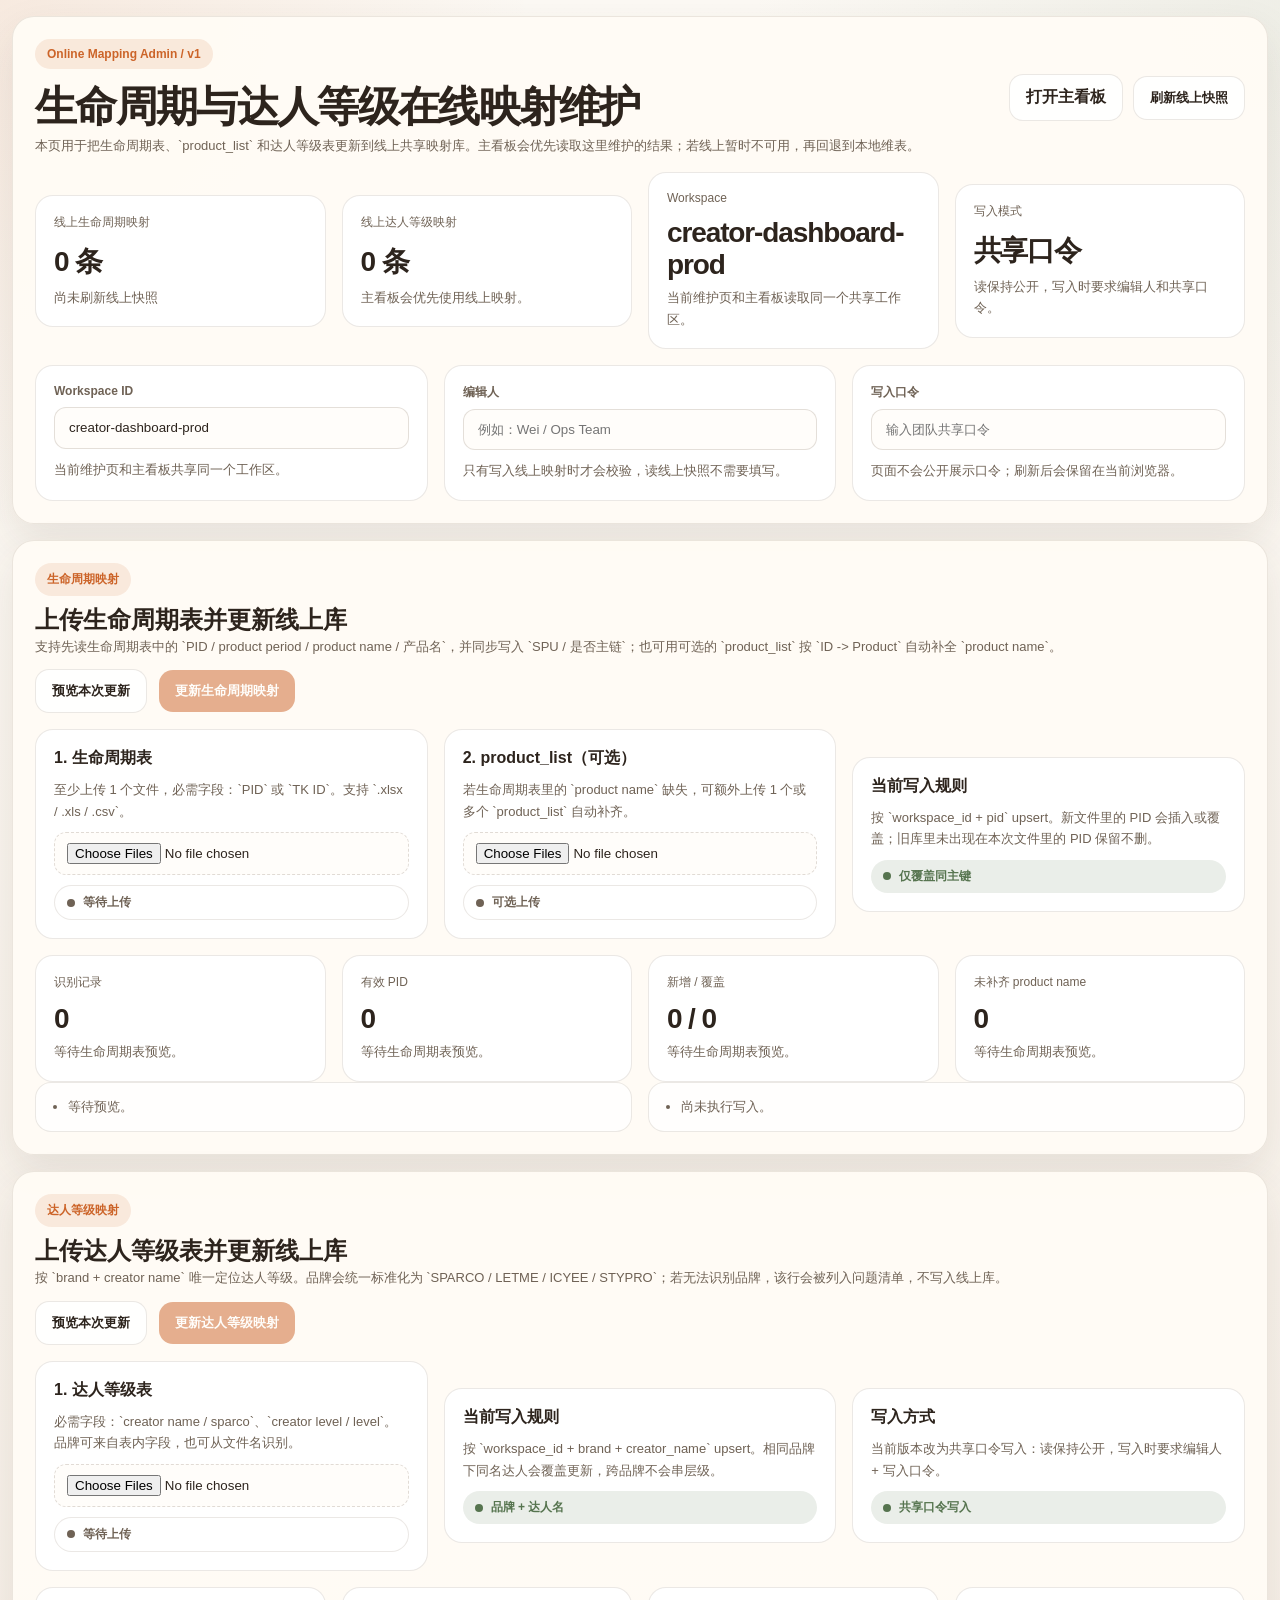
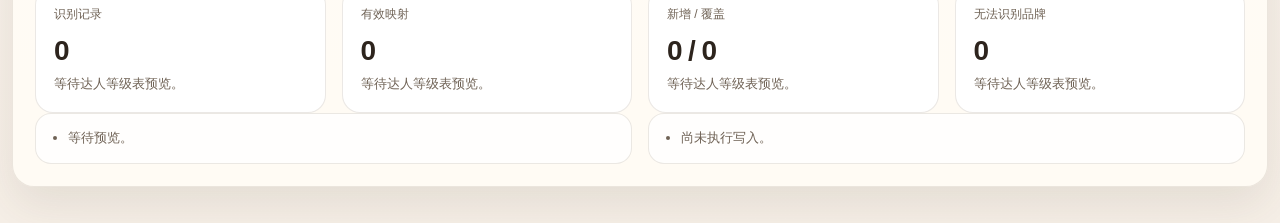
<file: mapping_admin.html>
<!DOCTYPE html>
<html lang="zh-CN">
<head>
  <meta charset="UTF-8">
  <meta name="viewport" content="width=device-width, initial-scale=1.0">
  <title>在线映射维护页</title>
  <script src="https://cdn.sheetjs.com/xlsx-0.20.3/package/dist/xlsx.full.min.js"></script>
  <style>
    :root {
      --bg: #f6efe7;
      --panel: rgba(255, 251, 245, 0.96);
      --line: rgba(91, 68, 46, 0.12);
      --ink: #2d241d;
      --muted: #6f6255;
      --accent: #cc6429;
      --accent-soft: rgba(204, 100, 41, 0.12);
      --green: #56744f;
      --green-soft: rgba(86, 116, 79, 0.12);
      --gold: #a97724;
      --gold-soft: rgba(169, 119, 36, 0.12);
      --radius: 22px;
      --shadow: 0 18px 44px rgba(72, 55, 39, 0.1);
    }

    * { box-sizing: border-box; }

    body {
      margin: 0;
      font-family: "Avenir Next", "PingFang SC", "Microsoft YaHei", sans-serif;
      color: var(--ink);
      background:
        radial-gradient(circle at top left, rgba(204, 100, 41, 0.1), transparent 24%),
        radial-gradient(circle at top right, rgba(86, 116, 79, 0.08), transparent 24%),
        linear-gradient(180deg, #fcf9f4 0%, var(--bg) 100%);
    }

    .shell {
      width: min(1360px, calc(100% - 24px));
      margin: 16px auto 36px;
    }

    .panel {
      background: var(--panel);
      border: 1px solid var(--line);
      border-radius: var(--radius);
      box-shadow: var(--shadow);
      padding: 22px;
    }

    .hero-top,
    .panel-header,
    .section-actions,
    .footer {
      display: flex;
      gap: 12px;
      justify-content: space-between;
      align-items: center;
      flex-wrap: wrap;
    }

    .eyebrow,
    .pill,
    .status {
      display: inline-flex;
      align-items: center;
      gap: 8px;
      padding: 8px 12px;
      border-radius: 999px;
      font-size: 12px;
      font-weight: 800;
    }

    .eyebrow,
    .pill {
      background: var(--accent-soft);
      color: var(--accent);
    }

    .pill.green,
    .status.ready {
      background: var(--green-soft);
      color: var(--green);
    }

    .pill.warn,
    .status.warn {
      background: var(--gold-soft);
      color: var(--gold);
    }

    .status.wait {
      background: rgba(255, 255, 255, 0.8);
      color: var(--muted);
      border: 1px solid var(--line);
    }

    .dot {
      width: 8px;
      height: 8px;
      border-radius: 50%;
      background: currentColor;
    }

    h1, h2, h3, p {
      margin: 0;
    }

    h1 {
      margin-top: 10px;
      font-size: clamp(30px, 4vw, 42px);
      letter-spacing: -0.04em;
    }

    p,
    .mini {
      color: var(--muted);
      line-height: 1.65;
      font-size: 13px;
    }

    .hero-actions,
    .button-row,
    .stats-grid,
    .upload-grid {
      display: flex;
      gap: 10px;
      flex-wrap: wrap;
      align-items: center;
    }

    .upload-grid,
    .stats-grid {
      display: grid;
      gap: 16px;
      margin-top: 16px;
    }

    .upload-grid {
      grid-template-columns: repeat(3, minmax(0, 1fr));
    }

    .stats-grid {
      grid-template-columns: repeat(4, minmax(0, 1fr));
    }

    button,
    .button-like {
      appearance: none;
      border: 0;
      border-radius: 14px;
      padding: 12px 16px;
      font-weight: 800;
      cursor: pointer;
      background: var(--accent);
      color: white;
      text-decoration: none;
    }

    button.secondary,
    .button-like.secondary {
      background: rgba(255, 255, 255, 0.86);
      color: var(--ink);
      border: 1px solid var(--line);
    }

    button:disabled {
      opacity: 0.5;
      cursor: not-allowed;
    }

    .card,
    .upload-card,
    .list-item {
      background: white;
      border: 1px solid var(--line);
      border-radius: 18px;
    }

    .upload-card,
    .card,
    .list-item {
      padding: 18px;
    }

    .upload-card {
      display: grid;
      gap: 10px;
    }

    .upload-card input {
      width: 100%;
      padding: 10px 12px;
      border-radius: 12px;
      border: 1px dashed rgba(91, 68, 46, 0.18);
      background: #fffdfa;
    }

    .section {
      margin-top: 16px;
      display: grid;
      gap: 16px;
    }

    .list {
      display: grid;
      gap: 10px;
    }

    .list-item {
      display: grid;
      gap: 6px;
    }

    .stat-card small {
      display: block;
      margin-bottom: 12px;
      color: var(--muted);
      font-size: 12px;
    }

    .stat-card .value {
      font-size: 28px;
      font-weight: 800;
      letter-spacing: -0.04em;
      margin-bottom: 6px;
    }

    .issues {
      max-height: 260px;
      overflow: auto;
      border: 1px solid var(--line);
      border-radius: 16px;
      background: rgba(255, 255, 255, 0.8);
      padding: 14px;
    }

    .issues ul {
      margin: 0;
      padding-left: 18px;
      color: var(--muted);
      line-height: 1.6;
      font-size: 13px;
    }

    .settings-grid {
      display: grid;
      gap: 16px;
      grid-template-columns: repeat(3, minmax(0, 1fr));
      margin-top: 16px;
    }

    .field {
      display: grid;
      gap: 8px;
    }

    .field label {
      font-size: 12px;
      font-weight: 800;
      color: var(--muted);
    }

    .field input {
      width: 100%;
      padding: 12px 14px;
      border-radius: 12px;
      border: 1px solid rgba(91, 68, 46, 0.16);
      background: #fffdfa;
      color: var(--ink);
    }

    .two-col {
      display: grid;
      gap: 16px;
      grid-template-columns: 1fr 1fr;
    }

    @media (max-width: 980px) {
      .upload-grid,
      .stats-grid,
      .settings-grid,
      .two-col {
        grid-template-columns: 1fr;
      }
    }
  </style>
</head>
<body>
  <div class="shell">
    <section class="panel">
      <div class="hero-top">
        <div>
          <div class="eyebrow">Online Mapping Admin / v1</div>
          <h1>生命周期与达人等级在线映射维护</h1>
          <p>本页用于把生命周期表、`product_list` 和达人等级表更新到线上共享映射库。主看板会优先读取这里维护的结果；若线上暂时不可用，再回退到本地维表。</p>
        </div>
        <div class="hero-actions">
          <a class="button-like secondary" href="./index.html" target="_blank" rel="noreferrer">打开主看板</a>
          <button id="refreshRemoteBtn" class="secondary">刷新线上快照</button>
        </div>
      </div>

      <div class="stats-grid" id="remoteStats"></div>
      <div class="settings-grid">
        <div class="upload-card">
          <div class="field">
            <label for="workspaceIdInput">Workspace ID</label>
            <input id="workspaceIdInput" type="text" readonly>
          </div>
          <div class="mini">当前维护页和主看板共享同一个工作区。</div>
        </div>
        <div class="upload-card">
          <div class="field">
            <label for="editorNameInput">编辑人</label>
            <input id="editorNameInput" type="text" placeholder="例如：Wei / Ops Team">
          </div>
          <div class="mini">只有写入线上映射时才会校验，读线上快照不需要填写。</div>
        </div>
        <div class="upload-card">
          <div class="field">
            <label for="writePasscodeInput">写入口令</label>
            <input id="writePasscodeInput" type="password" placeholder="输入团队共享口令">
          </div>
          <div class="mini">页面不会公开展示口令；刷新后会保留在当前浏览器。</div>
        </div>
      </div>
    </section>

    <section class="section">
      <div class="panel">
        <div class="panel-header">
          <div>
            <div class="pill">生命周期映射</div>
            <h2 style="margin-top:8px;">上传生命周期表并更新线上库</h2>
            <p>支持先读生命周期表中的 `PID / product period / product name / 产品名`，并同步写入 `SPU / 是否主链`；也可用可选的 `product_list` 按 `ID -> Product` 自动补全 `product name`。</p>
          </div>
          <div class="section-actions">
            <button id="previewLifecycleBtn" class="secondary">预览本次更新</button>
            <button id="syncLifecycleBtn" disabled>更新生命周期映射</button>
          </div>
        </div>

        <div class="upload-grid">
          <div class="upload-card">
            <strong>1. 生命周期表</strong>
            <div class="mini">至少上传 1 个文件，必需字段：`PID` 或 `TK ID`。支持 `.xlsx / .xls / .csv`。</div>
            <input id="lifecycleFiles" type="file" accept=".xlsx,.xls,.csv" multiple>
            <div class="status wait" id="lifecycleStatus"><span class="dot"></span>等待上传</div>
          </div>
          <div class="upload-card">
            <strong>2. product_list（可选）</strong>
            <div class="mini">若生命周期表里的 `product name` 缺失，可额外上传 1 个或多个 `product_list` 自动补齐。</div>
            <input id="productListFiles" type="file" accept=".xlsx,.xls,.csv" multiple>
            <div class="status wait" id="productListStatus"><span class="dot"></span>可选上传</div>
          </div>
          <div class="upload-card">
            <strong>当前写入规则</strong>
            <div class="mini">按 `workspace_id + pid` upsert。新文件里的 PID 会插入或覆盖；旧库里未出现在本次文件里的 PID 保留不删。</div>
            <div class="status ready" id="lifecycleRuleStatus"><span class="dot"></span>仅覆盖同主键</div>
          </div>
        </div>

        <div class="stats-grid" id="lifecycleStats"></div>
        <div class="two-col">
          <div class="issues"><ul id="lifecycleIssues"><li>等待预览。</li></ul></div>
          <div class="issues"><ul id="lifecycleResult"><li>尚未执行写入。</li></ul></div>
        </div>
      </div>

      <div class="panel">
        <div class="panel-header">
          <div>
            <div class="pill">达人等级映射</div>
            <h2 style="margin-top:8px;">上传达人等级表并更新线上库</h2>
            <p>按 `brand + creator name` 唯一定位达人等级。品牌会统一标准化为 `SPARCO / LETME / ICYEE / STYPRO`；若无法识别品牌，该行会被列入问题清单，不写入线上库。</p>
          </div>
          <div class="section-actions">
            <button id="previewCreatorBtn" class="secondary">预览本次更新</button>
            <button id="syncCreatorBtn" disabled>更新达人等级映射</button>
          </div>
        </div>

        <div class="upload-grid">
          <div class="upload-card">
            <strong>1. 达人等级表</strong>
            <div class="mini">必需字段：`creator name / sparco`、`creator level / level`。品牌可来自表内字段，也可从文件名识别。</div>
            <input id="creatorFiles" type="file" accept=".xlsx,.xls,.csv" multiple>
            <div class="status wait" id="creatorStatus"><span class="dot"></span>等待上传</div>
          </div>
          <div class="upload-card">
            <strong>当前写入规则</strong>
            <div class="mini">按 `workspace_id + brand + creator_name` upsert。相同品牌下同名达人会覆盖更新，跨品牌不会串层级。</div>
            <div class="status ready" id="creatorRuleStatus"><span class="dot"></span>品牌 + 达人名</div>
          </div>
          <div class="upload-card">
            <strong>写入方式</strong>
            <div class="mini">当前版本改为共享口令写入：读保持公开，写入时要求编辑人 + 写入口令。</div>
            <div class="status ready" id="writeModeStatus"><span class="dot"></span>共享口令写入</div>
          </div>
        </div>

        <div class="stats-grid" id="creatorStats"></div>
        <div class="two-col">
          <div class="issues"><ul id="creatorIssues"><li>等待预览。</li></ul></div>
          <div class="issues"><ul id="creatorResult"><li>尚未执行写入。</li></ul></div>
        </div>
      </div>
    </section>
  </div>

  <script>
    const DEFAULT_CREATOR_LEVEL = "L4";
    const BRAND_RULES = [
      { code: "SPARCO", tokens: ["spar.co", "sparco", "spar co"] },
      { code: "LETME", tokens: ["let me", "letme"] },
      { code: "ICYEE", tokens: ["icyee", "ic yee"] },
      { code: "STYPRO", tokens: ["stypro"] }
    ];
    const PUBLIC_READ_SYNC_SETTINGS = {
      supabaseUrl: "https://sbznfjnsirajqkkcwayj.supabase.co",
      anonKey: "sb_publishable_tM67K7Mi1qDUkemhgzDuGg_dsdwitBT",
      workspaceId: "creator-dashboard-prod",
      editorName: ""
    };
    const ADMIN_SYNC_SETTINGS_KEY = "mapping_admin_sync_settings_v1";

    const state = {
      files: {
        lifecycle: [],
        productList: [],
        creator: []
      },
      remote: {
        lifecycleRows: [],
        creatorRows: [],
        lastLoadedAt: ""
      },
      previews: {
        lifecycle: null,
        creator: null
      },
      syncSettings: {
        workspaceId: PUBLIC_READ_SYNC_SETTINGS.workspaceId,
        editorName: "",
        writePasscode: ""
      }
    };

    const refs = {
      remoteStats: document.getElementById("remoteStats"),
      refreshRemoteBtn: document.getElementById("refreshRemoteBtn"),
      workspaceIdInput: document.getElementById("workspaceIdInput"),
      editorNameInput: document.getElementById("editorNameInput"),
      writePasscodeInput: document.getElementById("writePasscodeInput"),
      lifecycleFiles: document.getElementById("lifecycleFiles"),
      productListFiles: document.getElementById("productListFiles"),
      creatorFiles: document.getElementById("creatorFiles"),
      lifecycleStatus: document.getElementById("lifecycleStatus"),
      productListStatus: document.getElementById("productListStatus"),
      creatorStatus: document.getElementById("creatorStatus"),
      previewLifecycleBtn: document.getElementById("previewLifecycleBtn"),
      syncLifecycleBtn: document.getElementById("syncLifecycleBtn"),
      previewCreatorBtn: document.getElementById("previewCreatorBtn"),
      syncCreatorBtn: document.getElementById("syncCreatorBtn"),
      lifecycleStats: document.getElementById("lifecycleStats"),
      creatorStats: document.getElementById("creatorStats"),
      lifecycleIssues: document.getElementById("lifecycleIssues"),
      lifecycleResult: document.getElementById("lifecycleResult"),
      creatorIssues: document.getElementById("creatorIssues"),
      creatorResult: document.getElementById("creatorResult")
    };

    const formatInt = (value) => new Intl.NumberFormat("zh-CN").format(Number(value || 0));

    function loadAdminSyncSettings() {
      try {
        const saved = JSON.parse(localStorage.getItem(ADMIN_SYNC_SETTINGS_KEY) || "{}");
        return {
          workspaceId: String(saved.workspaceId || PUBLIC_READ_SYNC_SETTINGS.workspaceId || "").trim(),
          editorName: String(saved.editorName || "").trim(),
          writePasscode: String(saved.writePasscode || "").trim()
        };
      } catch {
        return {
          workspaceId: PUBLIC_READ_SYNC_SETTINGS.workspaceId,
          editorName: "",
          writePasscode: ""
        };
      }
    }

    function persistAdminSyncSettings() {
      localStorage.setItem(ADMIN_SYNC_SETTINGS_KEY, JSON.stringify(state.syncSettings));
    }

    function normalizeText(value) {
      return String(value ?? "")
        .trim()
        .toLowerCase()
        .replace(/\n/g, " ")
        .replace(/\s+/g, " ");
    }

    function normalizeHeader(value) {
      return normalizeText(value).replace(/[_-]+/g, " ");
    }

    function detectBrand(name) {
      const lower = normalizeText(name);
      const rule = BRAND_RULES.find((item) => item.tokens.some((token) => lower.includes(token)));
      return rule ? rule.code : "UNKNOWN";
    }

    function resolveBrand(...values) {
      for (const value of values) {
        const hit = detectBrand(value);
        if (hit !== "UNKNOWN") return hit;
      }
      return "UNKNOWN";
    }

    function parseMainLinkFlag(value) {
      const text = normalizeText(value);
      if (!text || text === "-" || text === "0" || text === "false" || text === "no" || text === "否") return false;
      return text.includes("主链") || text.includes("main") || text.includes("yes") || text === "1" || text === "true" || text === "是" || text.includes("✓");
    }

    function setStatus(node, type, text) {
      node.className = `status ${type}`;
      node.innerHTML = `<span class="dot"></span>${text}`;
    }

    function escapeHtml(value) {
      return String(value ?? "")
        .replace(/&/g, "&amp;")
        .replace(/</g, "&lt;")
        .replace(/>/g, "&gt;")
        .replace(/\"/g, "&quot;")
        .replace(/'/g, "&#39;");
    }

    function buildSupabaseHeaders(extra = {}) {
      return {
        apikey: PUBLIC_READ_SYNC_SETTINGS.anonKey,
        Authorization: `Bearer ${PUBLIC_READ_SYNC_SETTINGS.anonKey}`,
        ...extra
      };
    }

    async function supabaseRequest(path, options = {}) {
      const { headers = {}, ...rest } = options;
      const response = await fetch(`${PUBLIC_READ_SYNC_SETTINGS.supabaseUrl}/rest/v1${path}`, {
        ...rest,
        headers: buildSupabaseHeaders(headers)
      });
      if (!response.ok) {
        const text = await response.text();
        throw new Error(formatSupabaseError(text || `Supabase ${response.status}`));
      }
      if (response.status === 204) return null;
      return response.json();
    }

    function formatSupabaseError(raw) {
      const text = String(raw || "").trim();
      if (!text) return "共享库请求失败。";
      try {
        const parsed = JSON.parse(text);
        const message = String(parsed.message || parsed.error || parsed.details || "").trim();
        if (/invalid write passcode/i.test(message)) return "写入口令错误，请检查后重试。";
        if (/workspace not found/i.test(message)) return "未找到该 workspace，请先在 Supabase 里创建或确认 creator-dashboard-prod 工作区。";
        if (/relation .* does not exist/i.test(message) || /function .* does not exist/i.test(message)) {
          return "线上映射表或 RPC 还没有初始化，请先执行 mapping_sync_setup.sql。";
        }
        return message || text;
      } catch {
        if (/invalid write passcode/i.test(text)) return "写入口令错误，请检查后重试。";
        if (/workspace not found/i.test(text)) return "未找到该 workspace，请先在 Supabase 里创建或确认 creator-dashboard-prod 工作区。";
        if (/relation .* does not exist/i.test(text) || /function .* does not exist/i.test(text)) {
          return "线上映射表或 RPC 还没有初始化，请先执行 mapping_sync_setup.sql。";
        }
        return text;
      }
    }

    function validateWriteAccess() {
      const workspaceId = String(state.syncSettings.workspaceId || "").trim();
      const editorName = String(state.syncSettings.editorName || "").trim();
      const writePasscode = String(state.syncSettings.writePasscode || "").trim();
      if (!workspaceId) throw new Error("当前 workspace_id 为空，请先确认配置。");
      if (!editorName) throw new Error("请先填写编辑人，再执行线上写入。");
      if (!writePasscode) throw new Error("请先填写写入口令，再执行线上写入。");
      return { workspaceId, editorName, writePasscode };
    }

    async function fetchAllSupabaseRows(table, select) {
      const workspace = encodeURIComponent(PUBLIC_READ_SYNC_SETTINGS.workspaceId);
      const rows = [];
      const limit = 1000;
      let offset = 0;
      while (true) {
        const batch = await supabaseRequest(
          `/${table}?workspace_id=eq.${workspace}&select=${encodeURIComponent(select)}&limit=${limit}&offset=${offset}`
        );
        if (!Array.isArray(batch) || !batch.length) break;
        rows.push(...batch);
        if (batch.length < limit) break;
        offset += limit;
      }
      return rows;
    }

    async function materializeFiles(fileList) {
      const items = [];
      const failures = [];
      for (const file of [...fileList]) {
        try {
          items.push({
            name: file.name,
            size: file.size,
            lastModified: file.lastModified,
            buffer: await file.arrayBuffer()
          });
        } catch (error) {
          failures.push({ name: file.name, error });
        }
      }
      return { items, failures };
    }

    function readWorkbookArrays(file) {
      try {
        const isCsv = String(file.name || "").toLowerCase().endsWith(".csv");
        const workbook = isCsv
          ? XLSX.read(new TextDecoder("utf-8").decode(file.buffer), { type: "string" })
          : XLSX.read(file.buffer, { type: "array" });
        const sheet = workbook.Sheets[workbook.SheetNames[0]];
        return XLSX.utils.sheet_to_json(sheet, { header: 1, defval: "" });
      } catch (error) {
        throw new Error(`文件「${file.name}」读取失败，请重新选择。`);
      }
    }

    function findHeaderRow(matrix, requiredHeaders) {
      const normalizedRequired = requiredHeaders.map(normalizeHeader);
      for (let i = 0; i < Math.min(matrix.length, 12); i += 1) {
        const row = matrix[i].map(normalizeHeader);
        if (normalizedRequired.every((header) => row.includes(header))) return i;
      }
      return -1;
    }

    function rowsFromMatrix(matrix, headerRowIndex) {
      const headers = matrix[headerRowIndex] || [];
      const rows = [];
      for (let i = headerRowIndex + 1; i < matrix.length; i += 1) {
        const source = matrix[i];
        if (!source || !source.some((cell) => String(cell || "").trim())) continue;
        const row = {};
        headers.forEach((header, index) => {
          if (String(header || "").trim()) row[header] = source[index] ?? "";
        });
        if (Object.keys(row).length) rows.push(row);
      }
      return rows;
    }

    function extractRowsWithDetectedHeader(matrix, requiredHeaders) {
      const headerRowIndex = findHeaderRow(matrix, requiredHeaders);
      if (headerRowIndex < 0) return [];
      return rowsFromMatrix(matrix, headerRowIndex);
    }

    function findKey(sample, acceptedHeaders) {
      const mapping = new Map();
      Object.keys(sample || {}).forEach((key) => mapping.set(normalizeHeader(key), key));
      for (const header of acceptedHeaders) {
        const hit = mapping.get(normalizeHeader(header));
        if (hit) return hit;
      }
      return "";
    }

    function renderRemoteStats() {
      const cards = [
        {
          label: "线上生命周期映射",
          value: `${formatInt(state.remote.lifecycleRows.length)} 条`,
          note: state.remote.lastLoadedAt ? `最近刷新：${state.remote.lastLoadedAt}` : "尚未刷新线上快照"
        },
        {
          label: "线上达人等级映射",
          value: `${formatInt(state.remote.creatorRows.length)} 条`,
          note: "主看板会优先使用线上映射。"
        },
        {
          label: "Workspace",
          value: PUBLIC_READ_SYNC_SETTINGS.workspaceId,
          note: "当前维护页和主看板读取同一个共享工作区。"
        },
        {
          label: "写入模式",
          value: "共享口令",
          note: "读保持公开，写入时要求编辑人和共享口令。"
        }
      ];
      refs.remoteStats.innerHTML = cards.map((card) => `
        <div class="card stat-card">
          <small>${card.label}</small>
          <div class="value">${escapeHtml(card.value)}</div>
          <div class="mini">${escapeHtml(card.note)}</div>
        </div>
      `).join("");
    }

    function renderPreviewStats(target, cards) {
      target.innerHTML = cards.map((card) => `
        <div class="card stat-card">
          <small>${card.label}</small>
          <div class="value">${escapeHtml(String(card.value))}</div>
          <div class="mini">${escapeHtml(card.note)}</div>
        </div>
      `).join("");
    }

    function renderIssuesList(target, items, emptyText) {
      target.innerHTML = items.length
        ? items.map((item) => `<li>${escapeHtml(item)}</li>`).join("")
        : `<li>${escapeHtml(emptyText)}</li>`;
    }

    async function refreshRemoteSnapshot() {
      refs.refreshRemoteBtn.disabled = true;
      try {
        const [lifecycleRows, creatorRows] = await Promise.all([
          fetchAllSupabaseRows("product_lifecycle_map", "pid,brand,product_period,product_name,product_name_cn,updated_at"),
          fetchAllSupabaseRows("creator_level_map", "brand,creator_name,creator_level,updated_at")
        ]);
        state.remote.lifecycleRows = (lifecycleRows || []).map((row) => ({
          pid: String(row.pid || "").trim(),
          brand: resolveBrand(row.brand, row.product_name, row.product_name_cn),
          product_period: String(row.product_period || "").trim(),
          product_name: String(row.product_name || "").trim(),
          product_name_cn: String(row.product_name_cn || "").trim()
        })).filter((row) => row.pid);
        state.remote.creatorRows = (creatorRows || []).map((row) => ({
          brand: resolveBrand(row.brand),
          creator_name: String(row.creator_name || "").trim(),
          creator_level: String(row.creator_level || DEFAULT_CREATOR_LEVEL).trim() || DEFAULT_CREATOR_LEVEL
        })).filter((row) => row.creator_name && row.brand !== "UNKNOWN");
        state.remote.lastLoadedAt = new Date().toLocaleString("zh-CN", { hour12: false });
        renderRemoteStats();
      } finally {
        refs.refreshRemoteBtn.disabled = false;
      }
    }

    function bindFileInput(input, key, statusNode, label, emptyText = "等待上传") {
      input.addEventListener("change", async () => {
        const selectedFiles = input.files;
        if (!selectedFiles?.length) {
          state.files[key] = [];
          setStatus(statusNode, "wait", emptyText);
          return;
        }

        input.disabled = true;
        setStatus(statusNode, "wait", `正在缓存 ${label}...`);
        try {
          const { items, failures } = await materializeFiles(selectedFiles);
          state.files[key] = items;
          if (failures.length) {
            const names = failures.map((item) => `「${item.name}」`).join("、");
            state.files[key] = items;
            setStatus(statusNode, items.length ? "warn" : "wait", `${label} 读取异常`);
            throw new Error(`${label} 中有文件读取失败：${names}。请重新选择这些文件。`);
          }
          setStatus(statusNode, items.length ? "ready" : "wait", `${label} 已缓存 ${items.length} 个文件`);
        } catch (error) {
          state.files[key] = [];
          setStatus(statusNode, "warn", `${label} 读取失败，请重选`);
          alert(error.message);
        } finally {
          input.value = "";
          input.disabled = false;
        }
      });
    }

    function parseProductListFiles(files) {
      const productMap = new Map();
      const issues = [];
      let validRows = 0;
      files.forEach((file) => {
        const matrix = readWorkbookArrays(file);
        const rows = extractRowsWithDetectedHeader(matrix, ["ID", "Product"]);
        if (!rows.length) {
          issues.push(`product_list 文件「${file.name}」未识别到有效表头，期望字段包含：ID、Product`);
          return;
        }
        const sample = rows[0] || {};
        const idKey = findKey(sample, ["ID"]);
        const productKey = findKey(sample, ["Product"]);
        rows.forEach((row) => {
          const id = String(row[idKey] || "").trim();
          const product = String(row[productKey] || "").trim();
          if (!/^\d{10,}$/.test(id) || !product) return;
          productMap.set(id, product);
          validRows += 1;
        });
      });
      return { productMap, validRows, issues };
    }

    function buildLifecyclePreview() {
      if (!state.files.lifecycle.length) {
        throw new Error("请先上传至少 1 个生命周期表。");
      }

      const issues = [];
      let rawCount = 0;
      let invalidPidCount = 0;
      const deduped = new Map();

      state.files.lifecycle.forEach((file) => {
        const matrix = readWorkbookArrays(file);
        let rows = extractRowsWithDetectedHeader(matrix, ["PID"]);
        if (!rows.length) {
          rows = extractRowsWithDetectedHeader(matrix, ["TK ID"]);
        }
        if (!rows.length) {
          issues.push(`生命周期文件「${file.name}」未识别到有效表头，期望字段包含：PID 或 TK ID`);
          return;
        }
        const sample = rows[0] || {};
        const pidKey = findKey(sample, ["PID", "Product ID", "TK ID", "TKID"]);
        const periodKey = findKey(sample, ["product period", "产品阶段", "阶段", "period"]);
        const productNameKey = findKey(sample, ["product name", "product name_raw", "product name raw", "Product"]);
        const productNameCnKey = findKey(sample, ["产品名", "product name_cn", "product name cn"]);
        const spuKey = findKey(sample, ["SPU", "spu"]);
        const mainLinkKey = findKey(sample, ["是否主链", "主链", "is main link", "main link"]);

        rows.forEach((row) => {
          rawCount += 1;
          const pid = String(row[pidKey] || "").trim();
          if (!/^\d{10,}$/.test(pid)) {
            invalidPidCount += 1;
            return;
          }
          deduped.set(pid, {
            pid,
            brand: resolveBrand(row[productNameKey], row[productNameCnKey], file.name),
            product_period: String(row[periodKey] || "").trim(),
            product_name: String(row[productNameKey] || "").trim(),
            product_name_cn: String(row[productNameCnKey] || "").trim(),
            spu: String(row[spuKey] || "").trim(),
            is_main_link: parseMainLinkFlag(row[mainLinkKey]),
            source_file: file.name
          });
        });
      });

      const productListMeta = parseProductListFiles(state.files.productList);
      productListMeta.issues.forEach((item) => issues.push(item));

      const remoteKeys = new Set(state.remote.lifecycleRows.map((row) => row.pid));
      const rows = [...deduped.values()].map((row) => ({
        ...row,
        product_name: productListMeta.productMap.get(row.pid) || row.product_name || ""
      }));
      const insertedCount = rows.filter((row) => !remoteKeys.has(row.pid)).length;
      const updatedCount = rows.length - insertedCount;
      const missingProductNameCount = rows.filter((row) => !row.product_name).length;

      if (missingProductNameCount) {
        rows.filter((row) => !row.product_name).slice(0, 12).forEach((row) => {
          issues.push(`PID ${row.pid} 仍未补齐 product name`);
        });
      }

      return {
        rows,
        sourceFile: state.files.lifecycle.map((file) => file.name).join(", "),
        stats: {
          rawCount,
          validCount: rows.length,
          insertedCount,
          updatedCount,
          missingProductNameCount,
          skippedCount: Math.max(rawCount - rows.length, 0),
          productListRows: productListMeta.validRows
        },
        issues
      };
    }

    function buildCreatorPreview() {
      if (!state.files.creator.length) {
        throw new Error("请先上传至少 1 个达人等级表。");
      }

      const issues = [];
      let rawCount = 0;
      let invalidBrandCount = 0;
      let invalidCreatorCount = 0;
      const deduped = new Map();

      state.files.creator.forEach((file) => {
        const matrix = readWorkbookArrays(file);
        let rows = extractRowsWithDetectedHeader(matrix, ["level", "sparco"]);
        if (!rows.length) {
          rows = extractRowsWithDetectedHeader(matrix, ["creator name", "creator level"]);
        }
        if (!rows.length) {
          issues.push(`达人等级文件「${file.name}」未识别到有效表头，期望字段包含：creator name / sparco、creator level / level`);
          return;
        }
        const sample = rows[0] || {};
        const creatorKey = findKey(sample, ["creator name", "sparco"]);
        const levelKey = findKey(sample, ["creator level", "level", "达人等级"]);
        const brandKey = findKey(sample, ["brand", "品牌"]);

        rows.forEach((row) => {
          rawCount += 1;
          const creatorName = String(row[creatorKey] || "").trim();
          const creatorLevel = String(row[levelKey] || "").trim();
          if (!creatorName || !creatorLevel) {
            invalidCreatorCount += 1;
            return;
          }
          const brand = resolveBrand(row[brandKey], file.name);
          if (brand === "UNKNOWN") {
            invalidBrandCount += 1;
            issues.push(`达人「${creatorName}」在文件「${file.name}」里无法识别品牌，已跳过`);
            return;
          }
          deduped.set(`${brand}__${normalizeText(creatorName)}`, {
            brand,
            creator_name: creatorName,
            creator_level: creatorLevel || DEFAULT_CREATOR_LEVEL,
            source_file: file.name
          });
        });
      });

      const remoteKeys = new Set(state.remote.creatorRows.map((row) => `${row.brand}__${normalizeText(row.creator_name)}`));
      const rows = [...deduped.values()];
      const insertedCount = rows.filter((row) => !remoteKeys.has(`${row.brand}__${normalizeText(row.creator_name)}`)).length;
      const updatedCount = rows.length - insertedCount;

      return {
        rows,
        sourceFile: state.files.creator.map((file) => file.name).join(", "),
        stats: {
          rawCount,
          validCount: rows.length,
          insertedCount,
          updatedCount,
          invalidBrandCount,
          invalidCreatorCount,
          skippedCount: Math.max(rawCount - rows.length, 0)
        },
        issues
      };
    }

    function renderLifecyclePreview(preview) {
      renderPreviewStats(refs.lifecycleStats, [
        { label: "识别记录", value: formatInt(preview.stats.rawCount), note: "生命周期表原始识别行数。" },
        { label: "有效 PID", value: formatInt(preview.stats.validCount), note: "去重后的有效 PID 数量。" },
        { label: "新增 / 覆盖", value: `${formatInt(preview.stats.insertedCount)} / ${formatInt(preview.stats.updatedCount)}`, note: "按线上已有 PID 判断本次新增与覆盖数量。" },
        { label: "未补齐 product name", value: formatInt(preview.stats.missingProductNameCount), note: `product_list 命中 ${formatInt(preview.stats.productListRows)} 行。` }
      ]);
      renderIssuesList(refs.lifecycleIssues, preview.issues, "本次预览没有发现问题。");
      renderIssuesList(refs.lifecycleResult, [
        `本次会写入 ${formatInt(preview.stats.validCount)} 条生命周期映射。`,
        `其中新增 ${formatInt(preview.stats.insertedCount)} 条，覆盖 ${formatInt(preview.stats.updatedCount)} 条。`,
        `未进入写入的行数：${formatInt(preview.stats.skippedCount)}。`
      ], "等待写入。");
      refs.syncLifecycleBtn.disabled = !preview.rows.length;
    }

    function renderCreatorPreview(preview) {
      renderPreviewStats(refs.creatorStats, [
        { label: "识别记录", value: formatInt(preview.stats.rawCount), note: "达人等级表原始识别行数。" },
        { label: "有效映射", value: formatInt(preview.stats.validCount), note: "按品牌 + 达人名去重后的有效映射条数。" },
        { label: "新增 / 覆盖", value: `${formatInt(preview.stats.insertedCount)} / ${formatInt(preview.stats.updatedCount)}`, note: "按线上已有品牌 + 达人名判断本次新增与覆盖数量。" },
        { label: "无法识别品牌", value: formatInt(preview.stats.invalidBrandCount), note: `缺少达人名或等级的行数：${formatInt(preview.stats.invalidCreatorCount)}。` }
      ]);
      renderIssuesList(refs.creatorIssues, preview.issues, "本次预览没有发现问题。");
      renderIssuesList(refs.creatorResult, [
        `本次会写入 ${formatInt(preview.stats.validCount)} 条达人等级映射。`,
        `其中新增 ${formatInt(preview.stats.insertedCount)} 条，覆盖 ${formatInt(preview.stats.updatedCount)} 条。`,
        `未进入写入的行数：${formatInt(preview.stats.skippedCount)}。`
      ], "等待写入。");
      refs.syncCreatorBtn.disabled = !preview.rows.length;
    }

    async function syncLifecyclePreview() {
      refs.syncLifecycleBtn.disabled = true;
      refs.syncLifecycleBtn.textContent = "写入中...";
      try {
        const preview = state.previews.lifecycle || buildLifecyclePreview();
        state.previews.lifecycle = preview;
        const access = validateWriteAccess();
        const result = await supabaseRequest("/rpc/upsert_product_lifecycle_map_batch", {
          method: "POST",
          headers: { "Content-Type": "application/json" },
          body: JSON.stringify({
            p_workspace_id: access.workspaceId,
            p_passcode: access.writePasscode,
            p_editor_name: access.editorName,
            p_source_file: preview.sourceFile,
            p_rows: preview.rows
          })
        });
        renderIssuesList(refs.lifecycleResult, [
          `写入完成：共处理 ${formatInt(result.total_count)} 条。`,
          `新增 ${formatInt(result.inserted_count)} 条，覆盖 ${formatInt(result.updated_count)} 条。`,
          `跳过 ${formatInt(result.skipped_count)} 条。`
        ], "写入完成。");
        await refreshRemoteSnapshot();
      } finally {
        refs.syncLifecycleBtn.textContent = "更新生命周期映射";
        refs.syncLifecycleBtn.disabled = !(state.previews.lifecycle && state.previews.lifecycle.rows.length);
      }
    }

    async function syncCreatorPreview() {
      refs.syncCreatorBtn.disabled = true;
      refs.syncCreatorBtn.textContent = "写入中...";
      try {
        const preview = state.previews.creator || buildCreatorPreview();
        state.previews.creator = preview;
        const access = validateWriteAccess();
        const result = await supabaseRequest("/rpc/upsert_creator_level_map_batch", {
          method: "POST",
          headers: { "Content-Type": "application/json" },
          body: JSON.stringify({
            p_workspace_id: access.workspaceId,
            p_passcode: access.writePasscode,
            p_editor_name: access.editorName,
            p_source_file: preview.sourceFile,
            p_rows: preview.rows
          })
        });
        renderIssuesList(refs.creatorResult, [
          `写入完成：共处理 ${formatInt(result.total_count)} 条。`,
          `新增 ${formatInt(result.inserted_count)} 条，覆盖 ${formatInt(result.updated_count)} 条。`,
          `跳过 ${formatInt(result.skipped_count)} 条。`
        ], "写入完成。");
        await refreshRemoteSnapshot();
      } finally {
        refs.syncCreatorBtn.textContent = "更新达人等级映射";
        refs.syncCreatorBtn.disabled = !(state.previews.creator && state.previews.creator.rows.length);
      }
    }

    bindFileInput(refs.lifecycleFiles, "lifecycle", refs.lifecycleStatus, "生命周期表");
    bindFileInput(refs.productListFiles, "productList", refs.productListStatus, "product_list", "可选上传");
    bindFileInput(refs.creatorFiles, "creator", refs.creatorStatus, "达人等级表");

    refs.editorNameInput.addEventListener("input", () => {
      state.syncSettings.editorName = refs.editorNameInput.value.trim();
      persistAdminSyncSettings();
    });
    refs.writePasscodeInput.addEventListener("input", () => {
      state.syncSettings.writePasscode = refs.writePasscodeInput.value;
      persistAdminSyncSettings();
    });

    refs.refreshRemoteBtn.addEventListener("click", async () => {
      try {
        await refreshRemoteSnapshot();
      } catch (error) {
        alert(`刷新线上快照失败：${error.message}`);
      }
    });

    refs.previewLifecycleBtn.addEventListener("click", () => {
      try {
        const preview = buildLifecyclePreview();
        state.previews.lifecycle = preview;
        renderLifecyclePreview(preview);
      } catch (error) {
        alert(error.message);
      }
    });

    refs.previewCreatorBtn.addEventListener("click", () => {
      try {
        const preview = buildCreatorPreview();
        state.previews.creator = preview;
        renderCreatorPreview(preview);
      } catch (error) {
        alert(error.message);
      }
    });

    refs.syncLifecycleBtn.addEventListener("click", () => {
      syncLifecyclePreview().catch((error) => alert(`生命周期映射写入失败：${error.message}`));
    });

    refs.syncCreatorBtn.addEventListener("click", () => {
      syncCreatorPreview().catch((error) => alert(`达人等级映射写入失败：${error.message}`));
    });

    renderRemoteStats();
    state.syncSettings = loadAdminSyncSettings();
    refs.workspaceIdInput.value = state.syncSettings.workspaceId;
    refs.editorNameInput.value = state.syncSettings.editorName;
    refs.writePasscodeInput.value = state.syncSettings.writePasscode;
    renderPreviewStats(refs.lifecycleStats, [
      { label: "识别记录", value: 0, note: "等待生命周期表预览。" },
      { label: "有效 PID", value: 0, note: "等待生命周期表预览。" },
      { label: "新增 / 覆盖", value: "0 / 0", note: "等待生命周期表预览。" },
      { label: "未补齐 product name", value: 0, note: "等待生命周期表预览。" }
    ]);
    renderPreviewStats(refs.creatorStats, [
      { label: "识别记录", value: 0, note: "等待达人等级表预览。" },
      { label: "有效映射", value: 0, note: "等待达人等级表预览。" },
      { label: "新增 / 覆盖", value: "0 / 0", note: "等待达人等级表预览。" },
      { label: "无法识别品牌", value: 0, note: "等待达人等级表预览。" }
    ]);
    refreshRemoteSnapshot().catch((error) => {
      alert(`读取线上映射失败：${error.message}。如果你还没执行 SQL 初始化，这里会先报错，等建表后再刷新即可。`);
    });
  </script>
</body>
</html>
</file>
<file: creator_dashboard/styles.css>
:root {
  --bg: #0f1117;
  --bg-soft: #161b24;
  --panel: #171d27;
  --panel-soft: #1d2430;
  --panel-alt: #202938;
  --line: rgba(255, 255, 255, 0.08);
  --line-strong: rgba(255, 255, 255, 0.14);
  --text: #eef3ff;
  --text-soft: #a7b3c9;
  --text-faint: #7f8aa3;
  --primary: #4f6ef7;
  --primary-soft: rgba(79, 110, 247, 0.16);
  --success: #2cc48a;
  --warning: #ffbd59;
  --danger: #ff6b6b;
  --info: #58a6ff;
  --brand: #7bc4ff;
  --shadow: 0 24px 80px rgba(0, 0, 0, 0.28);
  --radius-xl: 28px;
  --radius-lg: 22px;
  --radius-md: 16px;
  --radius-sm: 12px;
}

* {
  box-sizing: border-box;
}

html,
body {
  margin: 0;
  min-height: 100%;
  min-width: 1280px;
  font-family: -apple-system, "PingFang SC", "Hiragino Sans GB", sans-serif;
  color: var(--text);
  background:
    radial-gradient(circle at top left, rgba(79, 110, 247, 0.18), transparent 34%),
    radial-gradient(circle at top right, rgba(88, 166, 255, 0.16), transparent 26%),
    linear-gradient(180deg, #0b0e13 0%, #111621 100%);
}

body::before {
  content: "";
  position: fixed;
  inset: 0;
  pointer-events: none;
  opacity: 0.32;
  background-image:
    linear-gradient(rgba(255, 255, 255, 0.03) 1px, transparent 1px),
    linear-gradient(90deg, rgba(255, 255, 255, 0.03) 1px, transparent 1px);
  background-size: 28px 28px;
}

.dashboard-shell {
  position: relative;
  padding: 28px;
}

.topbar,
.workspace-panel,
.summary-card,
.status-card,
.cockpit-card,
.modal__surface {
  background: linear-gradient(180deg, rgba(25, 31, 43, 0.96), rgba(19, 24, 34, 0.96));
  border: 1px solid var(--line);
  box-shadow: var(--shadow);
}

.topbar {
  display: flex;
  justify-content: space-between;
  gap: 24px;
  padding: 28px 32px;
  border-radius: var(--radius-xl);
  margin-bottom: 18px;
}

.topbar__brand h1,
.panel-head h2,
.cockpit-card h3,
.modal__header h2 {
  margin: 0;
  font-size: 40px;
  line-height: 1;
  letter-spacing: -0.04em;
  font-weight: 800;
}

.topbar__eyebrow,
.panel-head__eyebrow,
.cockpit-card__eyebrow,
.modal__eyebrow {
  margin: 0 0 10px;
  text-transform: uppercase;
  letter-spacing: 0.14em;
  font-size: 11px;
  color: var(--brand);
  font-weight: 700;
}

.topbar__summary,
.topbar__generated,
.panel-head__text,
.panel-head__meta,
.status-card__note,
.summary-card__note,
.modal__subtitle,
.modal__status,
.assumption-note,
.metric-note,
.store-health-item p,
.pool-health-item p,
.activity-item p {
  color: var(--text-soft);
}

.topbar__summary {
  max-width: 58ch;
  margin: 14px 0 10px;
  line-height: 1.65;
}

.topbar__generated {
  margin: 0;
  font-size: 14px;
}

.topbar__actions {
  display: flex;
  align-items: flex-start;
  justify-content: flex-end;
  flex-wrap: wrap;
  gap: 12px;
  max-width: 560px;
}

.nav-button,
.tab,
.chip,
.table-action,
.icon-button {
  appearance: none;
  border: 1px solid var(--line);
  border-radius: 999px;
  background: rgba(255, 255, 255, 0.03);
  color: var(--text);
  font-size: 14px;
  font-weight: 700;
  text-decoration: none;
  padding: 12px 18px;
  cursor: pointer;
  transition: transform 140ms ease, border-color 140ms ease, background 140ms ease;
}

.nav-button:hover,
.tab:hover,
.chip:hover,
.table-action:hover,
.icon-button:hover {
  transform: translateY(-1px);
  border-color: rgba(255, 255, 255, 0.2);
}

.nav-button--primary,
.tab.is-active,
.chip.is-active,
.table-action {
  background: linear-gradient(135deg, var(--primary), #6684ff);
  border-color: transparent;
  color: #fff;
}

.icon-button {
  width: 42px;
  height: 42px;
  padding: 0;
  font-size: 24px;
  line-height: 1;
}

.cloud-pill {
  display: inline-flex;
  align-items: center;
  gap: 10px;
  padding: 12px 16px;
  border-radius: 999px;
  border: 1px solid var(--line);
  background: rgba(255, 255, 255, 0.03);
  font-size: 14px;
  color: var(--text-soft);
}

.cloud-pill__dot {
  width: 10px;
  height: 10px;
  border-radius: 999px;
  background: var(--warning);
  box-shadow: 0 0 0 6px rgba(255, 189, 89, 0.14);
}

.cloud-pill[data-tone="ok"] .cloud-pill__dot {
  background: var(--success);
  box-shadow: 0 0 0 6px rgba(44, 196, 138, 0.16);
}

.cloud-pill[data-tone="warn"] .cloud-pill__dot {
  background: var(--warning);
}

.status-strip,
.summary-grid {
  display: grid;
  grid-template-columns: repeat(5, minmax(0, 1fr));
  gap: 14px;
  margin-bottom: 18px;
}

.summary-grid {
  grid-template-columns: repeat(4, minmax(0, 1fr));
}

.status-card,
.summary-card {
  border-radius: var(--radius-lg);
  padding: 18px;
}

.status-card__label,
.summary-card__label {
  margin: 0 0 10px;
  font-size: 12px;
  color: var(--text-faint);
  text-transform: uppercase;
  letter-spacing: 0.12em;
}

.status-card__value,
.summary-card__value {
  display: block;
  font-size: 30px;
  line-height: 1;
  margin-bottom: 10px;
}

.status-card--ok {
  border-color: rgba(44, 196, 138, 0.18);
}

.status-card--warn {
  border-color: rgba(255, 189, 89, 0.18);
}

.status-card--danger {
  border-color: rgba(255, 107, 107, 0.2);
}

.workspace-panel {
  border-radius: var(--radius-xl);
  padding: 20px;
}

.tabs {
  display: inline-flex;
  gap: 10px;
  margin-bottom: 18px;
}

.toolbar {
  display: flex;
  align-items: flex-start;
  justify-content: space-between;
  flex-wrap: wrap;
  gap: 16px;
  padding: 16px;
  border-radius: var(--radius-md);
  background: rgba(255, 255, 255, 0.03);
  border: 1px solid var(--line);
  margin-bottom: 18px;
}

.toolbar.is-hidden,
.tab-panel:not(.is-active) {
  display: none;
}

.toolbar__group {
  display: flex;
  flex-wrap: wrap;
  gap: 10px;
}

.toolbar__group--fields {
  flex: 1;
}

.toolbar-field {
  display: flex;
  flex-direction: column;
  gap: 8px;
  min-width: 160px;
  color: var(--text-soft);
  font-size: 13px;
}

.toolbar-field--wide {
  grid-column: span 2;
}

.toolbar-field input,
.toolbar-field select,
.toolbar-field textarea {
  width: 100%;
  border: 1px solid var(--line);
  background: rgba(255, 255, 255, 0.04);
  color: var(--text);
  border-radius: 14px;
  padding: 12px 14px;
  font-size: 14px;
  font-family: inherit;
}

.toolbar-field textarea {
  min-height: 108px;
  resize: vertical;
}

.toolbar-field input:focus,
.toolbar-field select:focus,
.toolbar-field textarea:focus {
  outline: 2px solid rgba(79, 110, 247, 0.24);
  border-color: rgba(79, 110, 247, 0.4);
}

.panel-head {
  display: flex;
  justify-content: space-between;
  gap: 18px;
  align-items: flex-end;
  margin-bottom: 16px;
}

.panel-head h2 {
  font-size: 30px;
}

.panel-head__text,
.panel-head__meta {
  margin: 10px 0 0;
  font-size: 14px;
}

.table-shell {
  overflow: auto;
  border: 1px solid var(--line);
  border-radius: var(--radius-md);
  background: rgba(255, 255, 255, 0.03);
}

.data-table {
  width: 100%;
  min-width: 1880px;
  border-collapse: collapse;
}

.data-table th {
  position: sticky;
  top: 0;
  z-index: 1;
  text-align: left;
  padding: 14px 16px;
  font-size: 12px;
  text-transform: uppercase;
  letter-spacing: 0.08em;
  color: var(--text-faint);
  background: #151b24;
  border-bottom: 1px solid var(--line-strong);
  white-space: nowrap;
}

.data-table td {
  padding: 14px 16px;
  border-bottom: 1px solid var(--line);
  color: var(--text-soft);
  font-size: 14px;
  vertical-align: top;
}

.data-table tbody tr:hover {
  background: rgba(79, 110, 247, 0.07);
}

.creator-cell {
  display: grid;
  gap: 4px;
}

.creator-link {
  color: var(--text);
  text-decoration: none;
  font-weight: 700;
}

.creator-link:hover {
  color: #9bb0ff;
}

.creator-cell__meta,
.cell-subline {
  color: var(--text-faint);
  font-size: 12px;
}

.pill {
  display: inline-flex;
  align-items: center;
  gap: 6px;
  padding: 6px 10px;
  border-radius: 999px;
  background: rgba(255, 255, 255, 0.06);
  border: 1px solid var(--line);
  color: var(--text);
  font-size: 12px;
  font-weight: 700;
}

.pill--ok {
  background: rgba(44, 196, 138, 0.14);
  color: #8ef0c1;
}

.pill--warn {
  background: rgba(255, 189, 89, 0.16);
  color: #ffd892;
}

.pill--danger {
  background: rgba(255, 107, 107, 0.18);
  color: #ffb2b2;
}

.pill--info {
  background: rgba(88, 166, 255, 0.16);
  color: #9fd0ff;
}

.pill--neutral,
.pill--tier {
  background: rgba(255, 255, 255, 0.05);
  color: var(--text-soft);
}

.pill--brand {
  margin: 0 6px 6px 0;
  background: rgba(123, 196, 255, 0.14);
  color: #b5dfff;
}

.metric-text--warn {
  color: #ffd892;
  font-weight: 700;
}

.metric-text--danger {
  color: #ffb2b2;
  font-weight: 700;
}

.wrap-text {
  display: inline-block;
  max-width: 260px;
  white-space: normal;
  line-height: 1.6;
}

.remark-toggle summary {
  cursor: pointer;
  color: var(--text);
  list-style: none;
}

.remark-toggle summary::-webkit-details-marker {
  display: none;
}

.remark-toggle__content {
  margin-top: 8px;
  line-height: 1.6;
  white-space: normal;
}

.pagination-bar {
  display: flex;
  justify-content: space-between;
  align-items: center;
  gap: 12px;
  padding-top: 14px;
  color: var(--text-soft);
}

.pagination-controls {
  display: flex;
  align-items: center;
  gap: 10px;
}

.empty-state {
  padding: 28px 0;
  text-align: center;
  color: var(--text-soft);
}

.cockpit-grid {
  display: grid;
  grid-template-columns: repeat(2, minmax(0, 1fr));
  gap: 16px;
  margin-bottom: 18px;
}

.cockpit-footer {
  display: grid;
  grid-template-columns: repeat(2, minmax(0, 1fr));
  gap: 16px;
}

.cockpit-card {
  border-radius: var(--radius-lg);
  padding: 18px;
}

.cockpit-card__header h3 {
  font-size: 24px;
}

.cockpit-card__header p,
.cockpit-card__header h3 {
  margin-top: 0;
}

.store-health-list,
.pool-health-list,
.activity-list,
.metric-list,
.assumption-list,
.quick-actions {
  display: grid;
  gap: 12px;
}

.store-health-item,
.pool-health-item,
.activity-item,
.metric-note,
.assumption-note {
  padding: 14px;
  border-radius: var(--radius-md);
  background: rgba(255, 255, 255, 0.03);
  border: 1px solid var(--line);
}

.store-health-item__top,
.pool-health-item__row {
  display: flex;
  align-items: center;
  justify-content: space-between;
  gap: 12px;
  margin-bottom: 8px;
}

.progress-bar {
  width: 100%;
  height: 8px;
  border-radius: 999px;
  background: rgba(255, 255, 255, 0.06);
  overflow: hidden;
  margin: 10px 0;
}

.progress-bar span {
  display: block;
  height: 100%;
  border-radius: inherit;
  background: linear-gradient(90deg, var(--primary), #7ea6ff);
}

.activity-item {
  display: grid;
  grid-template-columns: 130px 1fr;
  gap: 12px;
  align-items: start;
}

.activity-item__time {
  color: var(--text-faint);
  font-size: 12px;
  padding-top: 4px;
}

.quick-actions {
  grid-template-columns: repeat(2, minmax(0, 1fr));
}

.quick-action {
  appearance: none;
  border: 1px solid var(--line);
  background: rgba(255, 255, 255, 0.03);
  color: var(--text);
  border-radius: 16px;
  padding: 14px 16px;
  font-size: 14px;
  font-weight: 700;
  text-align: left;
  cursor: pointer;
}

.quick-action:hover {
  border-color: rgba(79, 110, 247, 0.36);
  background: rgba(79, 110, 247, 0.12);
}

.metric-note strong {
  display: block;
  margin-bottom: 6px;
}

.metric-note span {
  display: inline-block;
  margin-bottom: 6px;
  color: var(--brand);
  font-weight: 700;
}

.metric-note__extra {
  color: var(--text-faint);
  font-size: 12px;
}

.modal {
  border: 0;
  padding: 0;
  background: transparent;
}

.modal::backdrop {
  background: rgba(3, 6, 12, 0.72);
  backdrop-filter: blur(6px);
}

.modal__surface {
  width: min(980px, calc(100vw - 64px));
  border-radius: var(--radius-xl);
  padding: 24px;
  color: var(--text);
}

.modal__surface--wide {
  width: min(1160px, calc(100vw - 64px));
}

.modal__surface--narrow {
  width: min(720px, calc(100vw - 64px));
}

.modal__header,
.modal__footer {
  display: flex;
  align-items: flex-start;
  justify-content: space-between;
  gap: 16px;
}

.modal__header {
  margin-bottom: 18px;
}

.modal__subtitle,
.modal__status {
  margin: 10px 0 0;
  line-height: 1.6;
}

.modal__footer {
  margin-top: 18px;
}

.modal__actions {
  display: flex;
  gap: 10px;
  align-items: center;
  flex-wrap: wrap;
}

.modal-meta-grid,
.settings-grid {
  display: grid;
  grid-template-columns: repeat(2, minmax(0, 1fr));
  gap: 10px 16px;
  margin-bottom: 18px;
  color: var(--text-soft);
}

.edit-grid .edit-form {
  display: grid;
  grid-template-columns: repeat(2, minmax(0, 1fr));
  gap: 14px 16px;
}

.upload-grid {
  display: grid;
  grid-template-columns: repeat(2, minmax(0, 1fr));
  gap: 16px;
}

.upload-card {
  padding: 18px;
  border-radius: var(--radius-md);
  border: 1px solid var(--line);
  background: rgba(255, 255, 255, 0.03);
}

.upload-card__head {
  display: flex;
  gap: 12px;
  margin-bottom: 16px;
}

.upload-card__head h3 {
  margin: 0 0 6px;
  font-size: 22px;
}

.upload-card__head p,
.upload-card__status {
  color: var(--text-soft);
  line-height: 1.6;
}

.upload-card__icon {
  font-size: 24px;
}

.upload-dropzone {
  display: grid;
  gap: 10px;
  padding: 16px;
  border-radius: 16px;
  border: 1px dashed rgba(255, 255, 255, 0.2);
  background: rgba(255, 255, 255, 0.02);
  margin-bottom: 14px;
  color: var(--text-soft);
}

.upload-dropzone input[type="file"] {
  color: var(--text);
}

.command-box {
  display: grid;
  gap: 10px;
  padding: 18px;
  border-radius: var(--radius-md);
  border: 1px solid var(--line);
  background: rgba(255, 255, 255, 0.03);
}

.command-box p {
  margin: 0;
  color: var(--text-soft);
}

.command-box code {
  display: block;
  padding: 12px 14px;
  border-radius: 14px;
  background: #0f141d;
  border: 1px solid var(--line);
  color: #d7e4ff;
  font-family: "SFMono-Regular", ui-monospace, monospace;
  font-size: 12px;
  white-space: normal;
  word-break: break-all;
}

@media (max-width: 1440px) {
  .status-strip,
  .summary-grid {
    grid-template-columns: repeat(2, minmax(0, 1fr));
  }

  .cockpit-grid,
  .cockpit-footer,
  .upload-grid,
  .edit-grid .edit-form,
  .settings-grid {
    grid-template-columns: 1fr;
  }

  .topbar {
    flex-direction: column;
  }
}
</file>
<file: live-dashboard/assets/index-DrxSYYCJ.css>
*,:before,:after,::backdrop{--tw-border-spacing-x:0;--tw-border-spacing-y:0;--tw-translate-x:0;--tw-translate-y:0;--tw-rotate:0;--tw-skew-x:0;--tw-skew-y:0;--tw-scale-x:1;--tw-scale-y:1;--tw-pan-x: ;--tw-pan-y: ;--tw-pinch-zoom: ;--tw-scroll-snap-strictness:proximity;--tw-gradient-from-position: ;--tw-gradient-via-position: ;--tw-gradient-to-position: ;--tw-ordinal: ;--tw-slashed-zero: ;--tw-numeric-figure: ;--tw-numeric-spacing: ;--tw-numeric-fraction: ;--tw-ring-inset: ;--tw-ring-offset-width:0px;--tw-ring-offset-color:#fff;--tw-ring-color:#3b82f680;--tw-ring-offset-shadow:0 0 #0000;--tw-ring-shadow:0 0 #0000;--tw-shadow:0 0 #0000;--tw-shadow-colored:0 0 #0000;--tw-blur: ;--tw-brightness: ;--tw-contrast: ;--tw-grayscale: ;--tw-hue-rotate: ;--tw-invert: ;--tw-saturate: ;--tw-sepia: ;--tw-drop-shadow: ;--tw-backdrop-blur: ;--tw-backdrop-brightness: ;--tw-backdrop-contrast: ;--tw-backdrop-grayscale: ;--tw-backdrop-hue-rotate: ;--tw-backdrop-invert: ;--tw-backdrop-opacity: ;--tw-backdrop-saturate: ;--tw-backdrop-sepia: ;--tw-contain-size: ;--tw-contain-layout: ;--tw-contain-paint: ;--tw-contain-style: }*,:before,:after{box-sizing:border-box;border:0 solid #e5e7eb}:before,:after{--tw-content:""}html,:host{-webkit-text-size-adjust:100%;tab-size:4;font-feature-settings:normal;font-variation-settings:normal;-webkit-tap-highlight-color:transparent;font-family:Avenir Next,PingFang SC,Microsoft YaHei,sans-serif;line-height:1.5}body{line-height:inherit;margin:0}hr{height:0;color:inherit;border-top-width:1px}abbr:where([title]){-webkit-text-decoration:underline dotted;text-decoration:underline dotted}h1,h2,h3,h4,h5,h6{font-size:inherit;font-weight:inherit}a{color:inherit;-webkit-text-decoration:inherit;text-decoration:inherit}b,strong{font-weight:bolder}code,kbd,samp,pre{font-feature-settings:normal;font-variation-settings:normal;font-family:ui-monospace,SFMono-Regular,Menlo,Monaco,Consolas,Liberation Mono,Courier New,monospace;font-size:1em}small{font-size:80%}sub,sup{vertical-align:baseline;font-size:75%;line-height:0;position:relative}sub{bottom:-.25em}sup{top:-.5em}table{text-indent:0;border-color:inherit;border-collapse:collapse}button,input,optgroup,select,textarea{font-feature-settings:inherit;font-variation-settings:inherit;font-family:inherit;font-size:100%;font-weight:inherit;line-height:inherit;letter-spacing:inherit;color:inherit;margin:0;padding:0}button,select{text-transform:none}button,input:where([type=button]),input:where([type=reset]),input:where([type=submit]){-webkit-appearance:button;background-color:#0000;background-image:none}:-moz-focusring{outline:auto}:-moz-ui-invalid{box-shadow:none}progress{vertical-align:baseline}::-webkit-inner-spin-button{height:auto}::-webkit-outer-spin-button{height:auto}[type=search]{-webkit-appearance:textfield;outline-offset:-2px}::-webkit-search-decoration{-webkit-appearance:none}::-webkit-file-upload-button{-webkit-appearance:button;font:inherit}summary{display:list-item}blockquote,dl,dd,h1,h2,h3,h4,h5,h6,hr,figure,p,pre{margin:0}fieldset{margin:0;padding:0}legend{padding:0}ol,ul,menu{margin:0;padding:0;list-style:none}dialog{padding:0}textarea{resize:vertical}input::-moz-placeholder{opacity:1;color:#9ca3af}textarea::-moz-placeholder{opacity:1;color:#9ca3af}input::placeholder,textarea::placeholder{opacity:1;color:#9ca3af}button,[role=button]{cursor:pointer}:disabled{cursor:default}img,svg,video,canvas,audio,iframe,embed,object{vertical-align:middle;display:block}img,video{max-width:100%;height:auto}[hidden]:where(:not([hidden=until-found])){display:none}.fixed{position:fixed}.absolute{position:absolute}.relative{position:relative}.inset-0{inset:0}.left-0{left:0}.right-0{right:0}.top-\[calc\(100\%\+8px\)\]{top:calc(100% + 8px)}.z-20{z-index:20}.z-50{z-index:50}.mx-auto{margin-left:auto;margin-right:auto}.mb-2{margin-bottom:.5rem}.mb-4{margin-bottom:1rem}.mb-5{margin-bottom:1.25rem}.mt-1{margin-top:.25rem}.mt-2{margin-top:.5rem}.mt-3{margin-top:.75rem}.mt-4{margin-top:1rem}.mt-5{margin-top:1.25rem}.mt-6{margin-top:1.5rem}.mt-8{margin-top:2rem}.flex{display:flex}.inline-flex{display:inline-flex}.table{display:table}.grid{display:grid}.h-16{height:4rem}.h-2\.5{height:.625rem}.h-3{height:.75rem}.h-3\.5{height:.875rem}.h-4{height:1rem}.h-72{height:18rem}.h-8{height:2rem}.max-h-56{max-height:14rem}.max-h-\[90vh\]{max-height:90vh}.min-h-11{min-height:2.75rem}.min-h-screen{min-height:100vh}.w-16{width:4rem}.w-2\.5{width:.625rem}.w-3{width:.75rem}.w-3\.5{width:.875rem}.w-4{width:1rem}.w-64{width:16rem}.w-72{width:18rem}.w-8{width:2rem}.w-full{width:100%}.min-w-52{min-width:13rem}.min-w-\[2600px\]{min-width:2600px}.min-w-full{min-width:100%}.max-w-2xl{max-width:42rem}.max-w-3xl{max-width:48rem}.max-w-7xl{max-width:80rem}.max-w-\[220px\]{max-width:220px}.max-w-xl{max-width:36rem}.flex-1{flex:1}.shrink-0{flex-shrink:0}.table-fixed{table-layout:fixed}.border-separate{border-collapse:separate}.border-spacing-y-2{--tw-border-spacing-y:.5rem;border-spacing:var(--tw-border-spacing-x) var(--tw-border-spacing-y)}@keyframes spin{to{transform:rotate(360deg)}}.animate-spin{animation:1s linear infinite spin}.cursor-not-allowed{cursor:not-allowed}.cursor-pointer{cursor:pointer}.list-none{list-style-type:none}.flex-col{flex-direction:column}.flex-wrap{flex-wrap:wrap}.items-start{align-items:flex-start}.items-center{align-items:center}.justify-end{justify-content:flex-end}.justify-center{justify-content:center}.justify-between{justify-content:space-between}.gap-1{gap:.25rem}.gap-2{gap:.5rem}.gap-3{gap:.75rem}.gap-4{gap:1rem}.gap-5{gap:1.25rem}.gap-6{gap:1.5rem}.space-y-3>:not([hidden])~:not([hidden]){--tw-space-y-reverse:0;margin-top:calc(.75rem * calc(1 - var(--tw-space-y-reverse)));margin-bottom:calc(.75rem * var(--tw-space-y-reverse))}.space-y-4>:not([hidden])~:not([hidden]){--tw-space-y-reverse:0;margin-top:calc(1rem * calc(1 - var(--tw-space-y-reverse)));margin-bottom:calc(1rem * var(--tw-space-y-reverse))}.space-y-5>:not([hidden])~:not([hidden]){--tw-space-y-reverse:0;margin-top:calc(1.25rem * calc(1 - var(--tw-space-y-reverse)));margin-bottom:calc(1.25rem * var(--tw-space-y-reverse))}.overflow-x-auto{overflow-x:auto}.overflow-y-auto{overflow-y:auto}.truncate{text-overflow:ellipsis;white-space:nowrap;overflow:hidden}.rounded{border-radius:.25rem}.rounded-2xl{border-radius:1rem}.rounded-\[18px\]{border-radius:18px}.rounded-\[22px\]{border-radius:22px}.rounded-\[24px\]{border-radius:24px}.rounded-\[26px\]{border-radius:26px}.rounded-\[28px\]{border-radius:28px}.rounded-\[30px\]{border-radius:30px}.rounded-\[32px\]{border-radius:32px}.rounded-full{border-radius:9999px}.rounded-xl{border-radius:.75rem}.rounded-l-2xl{border-top-left-radius:1rem;border-bottom-left-radius:1rem}.rounded-r-2xl{border-top-right-radius:1rem;border-bottom-right-radius:1rem}.border{border-width:1px}.border-t{border-top-width:1px}.border-dashed{border-style:dashed}.border-none{border-style:none}.border-amber-200{--tw-border-opacity:1;border-color:rgb(253 230 138/var(--tw-border-opacity,1))}.border-rose-200{--tw-border-opacity:1;border-color:rgb(254 205 211/var(--tw-border-opacity,1))}.border-sky-200{--tw-border-opacity:1;border-color:rgb(186 230 253/var(--tw-border-opacity,1))}.border-slate-100{--tw-border-opacity:1;border-color:rgb(241 245 249/var(--tw-border-opacity,1))}.border-slate-200{--tw-border-opacity:1;border-color:rgb(226 232 240/var(--tw-border-opacity,1))}.border-slate-300{--tw-border-opacity:1;border-color:rgb(203 213 225/var(--tw-border-opacity,1))}.border-transparent{border-color:#0000}.border-white\/70{border-color:#ffffffb3}.border-white\/80{border-color:#fffc}.bg-amber-100{--tw-bg-opacity:1;background-color:rgb(254 243 199/var(--tw-bg-opacity,1))}.bg-amber-50{--tw-bg-opacity:1;background-color:rgb(255 251 235/var(--tw-bg-opacity,1))}.bg-emerald-100{--tw-bg-opacity:1;background-color:rgb(209 250 229/var(--tw-bg-opacity,1))}.bg-emerald-50{--tw-bg-opacity:1;background-color:rgb(236 253 245/var(--tw-bg-opacity,1))}.bg-rose-50{--tw-bg-opacity:1;background-color:rgb(255 241 242/var(--tw-bg-opacity,1))}.bg-sky-50{--tw-bg-opacity:1;background-color:rgb(240 249 255/var(--tw-bg-opacity,1))}.bg-slate-100{--tw-bg-opacity:1;background-color:rgb(241 245 249/var(--tw-bg-opacity,1))}.bg-slate-200{--tw-bg-opacity:1;background-color:rgb(226 232 240/var(--tw-bg-opacity,1))}.bg-slate-50{--tw-bg-opacity:1;background-color:rgb(248 250 252/var(--tw-bg-opacity,1))}.bg-slate-50\/90{background-color:#f8fafce6}.bg-slate-900{--tw-bg-opacity:1;background-color:rgb(15 23 42/var(--tw-bg-opacity,1))}.bg-slate-950\/40{background-color:#02061766}.bg-transparent{background-color:#0000}.bg-white{--tw-bg-opacity:1;background-color:rgb(255 255 255/var(--tw-bg-opacity,1))}.bg-white\/70{background-color:#ffffffb3}.bg-white\/80{background-color:#fffc}.bg-white\/85{background-color:#ffffffd9}.bg-white\/90{background-color:#ffffffe6}.p-1{padding:.25rem}.p-2{padding:.5rem}.p-3{padding:.75rem}.p-4{padding:1rem}.p-5{padding:1.25rem}.p-6{padding:1.5rem}.px-2{padding-left:.5rem;padding-right:.5rem}.px-3{padding-left:.75rem;padding-right:.75rem}.px-4{padding-left:1rem;padding-right:1rem}.px-5{padding-left:1.25rem;padding-right:1.25rem}.px-6{padding-left:1.5rem;padding-right:1.5rem}.py-0\.5{padding-top:.125rem;padding-bottom:.125rem}.py-16{padding-top:4rem;padding-bottom:4rem}.py-2{padding-top:.5rem;padding-bottom:.5rem}.py-2\.5{padding-top:.625rem;padding-bottom:.625rem}.py-3{padding-top:.75rem;padding-bottom:.75rem}.py-4{padding-top:1rem;padding-bottom:1rem}.py-6{padding-top:1.5rem;padding-bottom:1.5rem}.py-8{padding-top:2rem;padding-bottom:2rem}.pr-1{padding-right:.25rem}.text-left{text-align:left}.text-center{text-align:center}.align-top{vertical-align:top}.font-mono{font-family:ui-monospace,SFMono-Regular,Menlo,Monaco,Consolas,Liberation Mono,Courier New,monospace}.text-2xl{font-size:1.5rem;line-height:2rem}.text-3xl{font-size:1.875rem;line-height:2.25rem}.text-4xl{font-size:2.25rem;line-height:2.5rem}.text-\[10px\]{font-size:10px}.text-\[11px\]{font-size:11px}.text-base{font-size:1rem;line-height:1.5rem}.text-lg{font-size:1.125rem;line-height:1.75rem}.text-sm{font-size:.875rem;line-height:1.25rem}.text-xs{font-size:.75rem;line-height:1rem}.font-bold{font-weight:700}.font-medium{font-weight:500}.font-semibold{font-weight:600}.uppercase{text-transform:uppercase}.leading-6{line-height:1.5rem}.leading-7{line-height:1.75rem}.tracking-\[0\.18em\]{letter-spacing:.18em}.tracking-\[0\.22em\]{letter-spacing:.22em}.tracking-\[0\.24em\]{letter-spacing:.24em}.tracking-\[0\.26em\]{letter-spacing:.26em}.tracking-\[0\.2em\]{letter-spacing:.2em}.tracking-tight{letter-spacing:-.025em}.text-amber-700{--tw-text-opacity:1;color:rgb(180 83 9/var(--tw-text-opacity,1))}.text-emerald-700{--tw-text-opacity:1;color:rgb(4 120 87/var(--tw-text-opacity,1))}.text-rose-600{--tw-text-opacity:1;color:rgb(225 29 72/var(--tw-text-opacity,1))}.text-rose-700{--tw-text-opacity:1;color:rgb(190 18 60/var(--tw-text-opacity,1))}.text-sky-700{--tw-text-opacity:1;color:rgb(3 105 161/var(--tw-text-opacity,1))}.text-slate-300{--tw-text-opacity:1;color:rgb(203 213 225/var(--tw-text-opacity,1))}.text-slate-400{--tw-text-opacity:1;color:rgb(148 163 184/var(--tw-text-opacity,1))}.text-slate-500{--tw-text-opacity:1;color:rgb(100 116 139/var(--tw-text-opacity,1))}.text-slate-600{--tw-text-opacity:1;color:rgb(71 85 105/var(--tw-text-opacity,1))}.text-slate-700{--tw-text-opacity:1;color:rgb(51 65 85/var(--tw-text-opacity,1))}.text-slate-900{--tw-text-opacity:1;color:rgb(15 23 42/var(--tw-text-opacity,1))}.text-white{--tw-text-opacity:1;color:rgb(255 255 255/var(--tw-text-opacity,1))}.opacity-30{opacity:.3}.shadow-lg{--tw-shadow:0 10px 15px -3px #0000001a, 0 4px 6px -4px #0000001a;--tw-shadow-colored:0 10px 15px -3px var(--tw-shadow-color), 0 4px 6px -4px var(--tw-shadow-color);box-shadow:var(--tw-ring-offset-shadow,0 0 #0000), var(--tw-ring-shadow,0 0 #0000), var(--tw-shadow)}.shadow-sm{--tw-shadow:0 1px 2px 0 #0000000d;--tw-shadow-colored:0 1px 2px 0 var(--tw-shadow-color);box-shadow:var(--tw-ring-offset-shadow,0 0 #0000), var(--tw-ring-shadow,0 0 #0000), var(--tw-shadow)}.shadow-soft{--tw-shadow:0 24px 70px #1118271a;--tw-shadow-colored:0 24px 70px var(--tw-shadow-color);box-shadow:var(--tw-ring-offset-shadow,0 0 #0000), var(--tw-ring-shadow,0 0 #0000), var(--tw-shadow)}.shadow-xl{--tw-shadow:0 20px 25px -5px #0000001a, 0 8px 10px -6px #0000001a;--tw-shadow-colored:0 20px 25px -5px var(--tw-shadow-color), 0 8px 10px -6px var(--tw-shadow-color);box-shadow:var(--tw-ring-offset-shadow,0 0 #0000), var(--tw-ring-shadow,0 0 #0000), var(--tw-shadow)}.outline-none{outline-offset:2px;outline:2px solid #0000}.filter{filter:var(--tw-blur) var(--tw-brightness) var(--tw-contrast) var(--tw-grayscale) var(--tw-hue-rotate) var(--tw-invert) var(--tw-saturate) var(--tw-sepia) var(--tw-drop-shadow)}.backdrop-blur{--tw-backdrop-blur:blur(8px);-webkit-backdrop-filter:var(--tw-backdrop-blur) var(--tw-backdrop-brightness) var(--tw-backdrop-contrast) var(--tw-backdrop-grayscale) var(--tw-backdrop-hue-rotate) var(--tw-backdrop-invert) var(--tw-backdrop-opacity) var(--tw-backdrop-saturate) var(--tw-backdrop-sepia);backdrop-filter:var(--tw-backdrop-blur) var(--tw-backdrop-brightness) var(--tw-backdrop-contrast) var(--tw-backdrop-grayscale) var(--tw-backdrop-hue-rotate) var(--tw-backdrop-invert) var(--tw-backdrop-opacity) var(--tw-backdrop-saturate) var(--tw-backdrop-sepia)}.backdrop-blur-sm{--tw-backdrop-blur:blur(4px);-webkit-backdrop-filter:var(--tw-backdrop-blur) var(--tw-backdrop-brightness) var(--tw-backdrop-contrast) var(--tw-backdrop-grayscale) var(--tw-backdrop-hue-rotate) var(--tw-backdrop-invert) var(--tw-backdrop-opacity) var(--tw-backdrop-saturate) var(--tw-backdrop-sepia);backdrop-filter:var(--tw-backdrop-blur) var(--tw-backdrop-brightness) var(--tw-backdrop-contrast) var(--tw-backdrop-grayscale) var(--tw-backdrop-hue-rotate) var(--tw-backdrop-invert) var(--tw-backdrop-opacity) var(--tw-backdrop-saturate) var(--tw-backdrop-sepia)}.transition{transition-property:color,background-color,border-color,text-decoration-color,fill,stroke,opacity,box-shadow,transform,filter,-webkit-backdrop-filter,backdrop-filter;transition-duration:.15s;transition-timing-function:cubic-bezier(.4,0,.2,1)}:root{color:#172033;font-synthesis:none;text-rendering:optimizelegibility;-webkit-font-smoothing:antialiased;-moz-osx-font-smoothing:grayscale;background:#eff3f6;font-family:Avenir Next,PingFang SC,Microsoft YaHei,sans-serif}html,body,#root{min-height:100%}body{background-image:radial-gradient(circle at 0 0,#185fa51f,#0000 24%),radial-gradient(circle at 100% 0,#0f6e561f,#0000 26%),linear-gradient(#f8f8f3 0%,#edf2f6 100%);margin:0}button,input,select,textarea{font:inherit}::-webkit-scrollbar{width:10px;height:10px}::-webkit-scrollbar-thumb{background:#94a3b873;border-radius:999px}.hover\:border-slate-300:hover{--tw-border-opacity:1;border-color:rgb(203 213 225/var(--tw-border-opacity,1))}.hover\:bg-rose-100:hover{--tw-bg-opacity:1;background-color:rgb(255 228 230/var(--tw-bg-opacity,1))}.hover\:bg-slate-100:hover{--tw-bg-opacity:1;background-color:rgb(241 245 249/var(--tw-bg-opacity,1))}.hover\:bg-slate-50:hover{--tw-bg-opacity:1;background-color:rgb(248 250 252/var(--tw-bg-opacity,1))}.hover\:bg-slate-800:hover{--tw-bg-opacity:1;background-color:rgb(30 41 59/var(--tw-bg-opacity,1))}.hover\:text-slate-700:hover{--tw-text-opacity:1;color:rgb(51 65 85/var(--tw-text-opacity,1))}.focus\:border-slate-400:focus{--tw-border-opacity:1;border-color:rgb(148 163 184/var(--tw-border-opacity,1))}.disabled\:cursor-not-allowed:disabled{cursor:not-allowed}.disabled\:opacity-60:disabled{opacity:.6}.group[open] .group-open\:rotate-180{--tw-rotate:180deg;transform:translate(var(--tw-translate-x), var(--tw-translate-y)) rotate(var(--tw-rotate)) skewX(var(--tw-skew-x)) skewY(var(--tw-skew-y)) scaleX(var(--tw-scale-x)) scaleY(var(--tw-scale-y))}@media (width>=640px){.sm\:grid-cols-2{grid-template-columns:repeat(2,minmax(0,1fr))}}@media (width>=768px){.md\:grid-cols-2{grid-template-columns:repeat(2,minmax(0,1fr))}.md\:px-6{padding-left:1.5rem;padding-right:1.5rem}.md\:text-5xl{font-size:3rem;line-height:1}.md\:text-base{font-size:1rem;line-height:1.5rem}}@media (width>=1024px){.lg\:flex-row{flex-direction:row}.lg\:items-end{align-items:flex-end}.lg\:justify-between{justify-content:space-between}.lg\:px-8{padding-left:2rem;padding-right:2rem}}@media (width>=1280px){.xl\:grid-cols-2{grid-template-columns:repeat(2,minmax(0,1fr))}.xl\:grid-cols-4{grid-template-columns:repeat(4,minmax(0,1fr))}.xl\:grid-cols-8{grid-template-columns:repeat(8,minmax(0,1fr))}.xl\:flex-row{flex-direction:row}.xl\:items-center{align-items:center}.xl\:justify-between{justify-content:space-between}.xl\:p-5{padding:1.25rem}}
</file>
